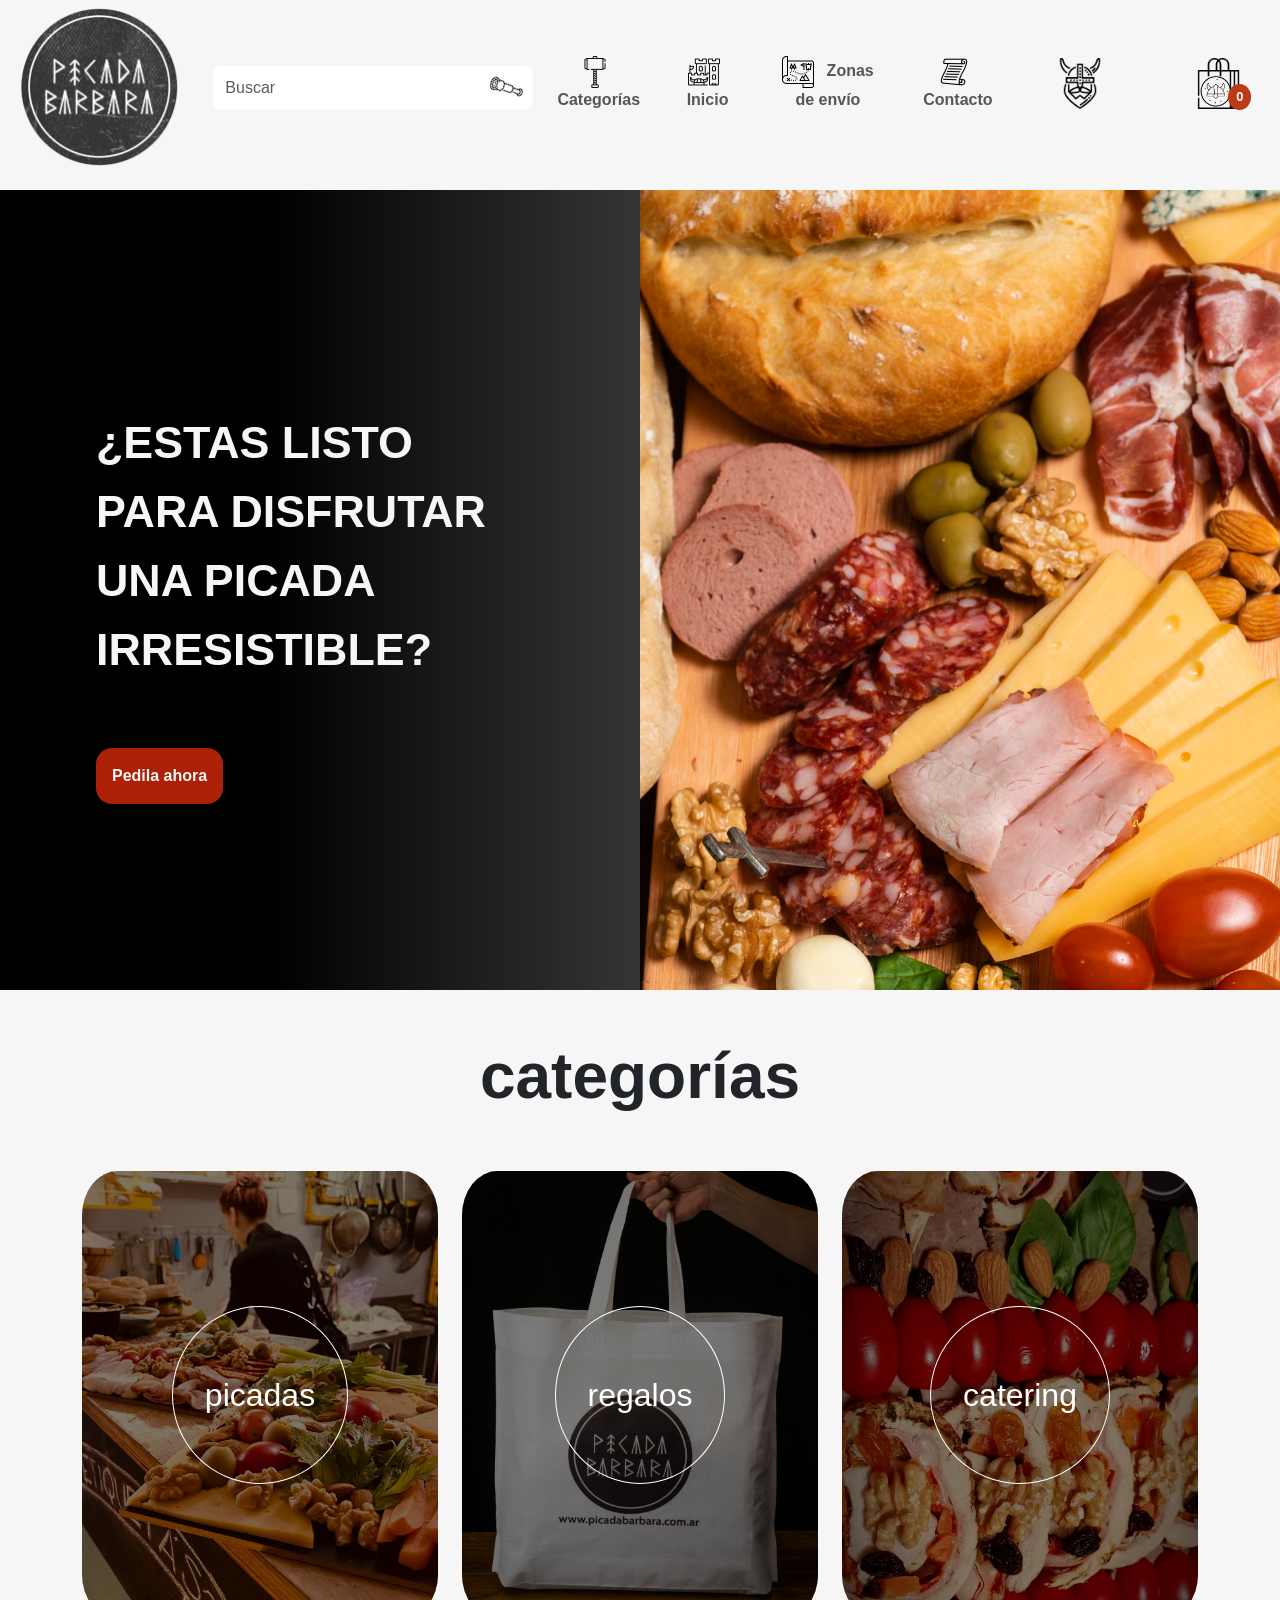
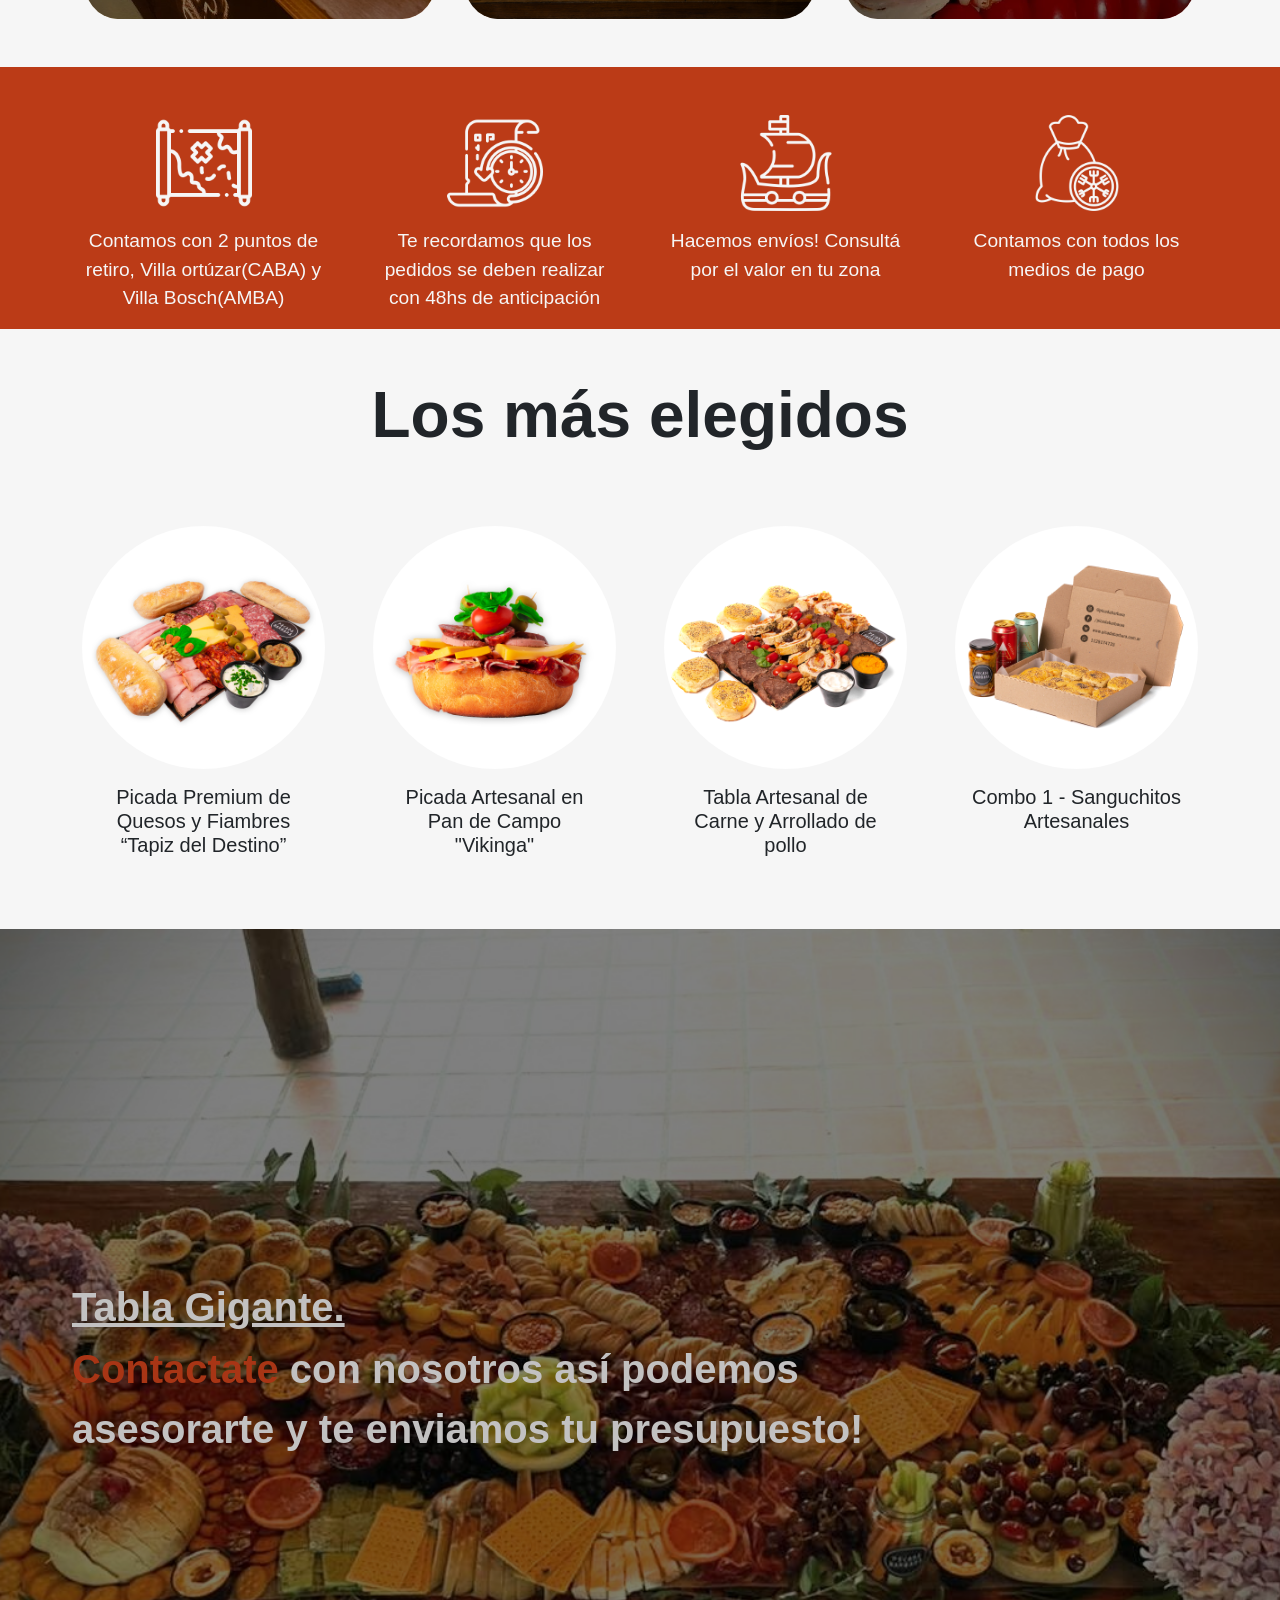
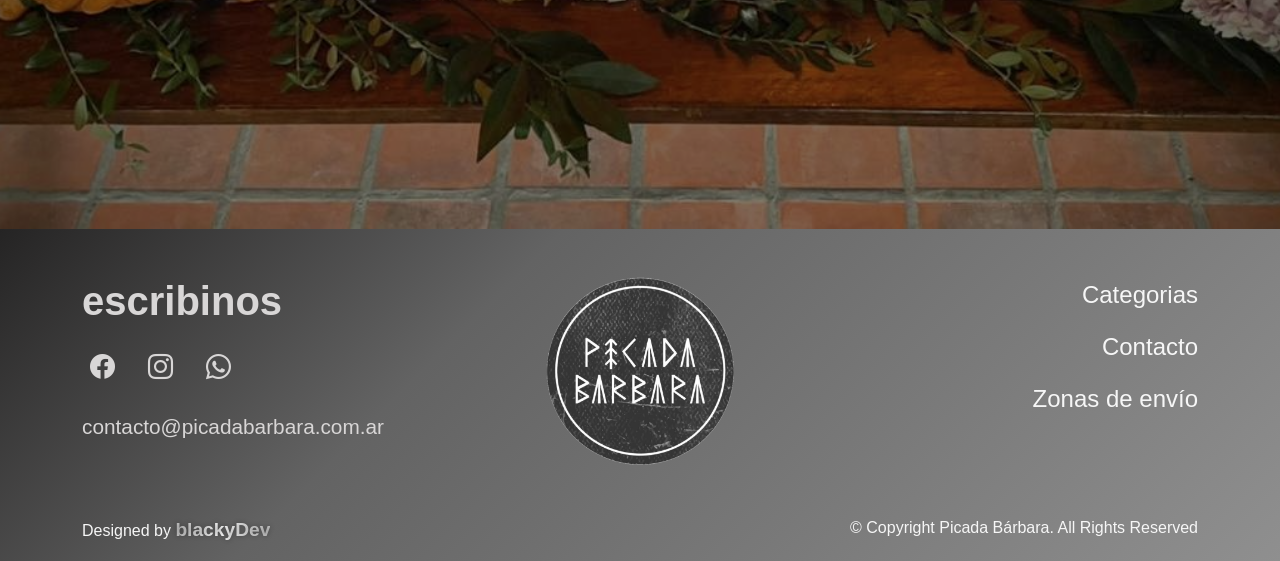
<file: index.html>
<!DOCTYPE html>
<html lang="es">

<head>
  <title>
    Picada Bàrbara -¡Disfruta de las Mejores Picadas en la Ciudad!
  </title>
  <link rel="canonical" href="https://picadabarbara.com.ar" />
  <meta charset="UTF-8" />
  <meta name="viewport" content="width = device-width, initial-scale=1" />
  <link rel="icon" href="/assets/logo/logos y simbolos redes/logo sin fondo130x130.png" type="image/x-icon" />
  <meta name="keywords"
    content="picadas premium, eventos empresariales, regalos, picadas vegetarianas, tabla de quesos, tabla de fiambres, tabla de quesos y fiambres, catering, conservas, tabla de carnes, arrollado de pollo" />
  <meta name="description"
    content="Servicio de motomensajería confiable y rápido. Entregas puerta a puerta en tiempo récord, adaptadas a tus necesidades. ¡Confía en nosotros para tus envíos urgentes!" />
  <meta name="author" content="Nestor Javier Buceta blackyDev" />
  <meta name="copyright" content="Picada Bárbara" />
  <meta name="robots" content="index" />
  <meta name="language" content="español" />
  <link rel="canonical" href="www.picadabarabara.com.ar" />

  <link rel="stylesheet" href="./index.css" />
  <link rel="preconnect" href="https://fonts.googleapis.com" />
  <link rel="preconnect" href="https://fonts.gstatic.com" crossorigin />
  <link
    href="https://fonts.googleapis.com/css2?family=Heebo:wght@100..900&family=Roboto+Condensed:ital,wght@0,100..900;1,100..900&family=Source+Code+Pro:ital,wght@0,200..900;1,200..900&display=swap"
    rel="stylesheet" />

  <link rel="stylesheet" href="https://cdn.jsdelivr.net/npm/bootstrap-icons@1.11.3/font/bootstrap-icons.min.css" />
  <link href="https://cdn.jsdelivr.net/npm/bootstrap@5.3.2/dist/css/bootstrap.min.css" rel="stylesheet"
    integrity="sha384-T3c6CoIi6uLrA9TneNEoa7RxnatzjcDSCmG1MXxSR1GAsXEV/Dwwykc2MPK8M2HN" crossorigin="anonymous" />
</head>

<body>
  <!-- NAV -->

  <div class="container-fluid navbar-contain fixed-top" id="navbar">
    <div class="row">
      <nav class="navbar navbar-expand-md text-center">
        <div class="col-12 col-md-2">
          <a class="navbar-brand" href="index.html">
            <img src="assets/logo/logos y simbolos redes/logo sin fondo.png" alt="logo Picada"
              class="img-fluid nav-logo" title="logo-pb" />
          </a>
        </div>
        <div class="col-12 col-md-3 p-3 p-md-0 me-md-3">
          <form class="form-group d-flex" role="search">
            <input class="form-control me-2" type="search" placeholder="Buscar" aria-label="Search" id="searchInput" />
            <button class="btn btn-search search-input-submit" aria-label="Buscar" type="submit">
              <img src="assets/iconos/catalejo (1).png" class="img-fluid search-icon" alt="search" title="busqueda" />
            </button>
          </form>
          <div class="position-absolute text-center searchSuggestions" id="searchSuggestions">
            <div class="card list-cont-search">
              <ul class="list-group list-group-flush">
                <!-- Aquí se agregarán dinámicamente las sugerencias de búsqueda -->
              </ul>
            </div>
          </div>
        </div>

        <button class="navbar-barco ms-3 mt-3 mb-3 d-md-none" type="button" data-bs-toggle="offcanvas"
          data-bs-target="#navbarSupportedContent" aria-controls="navbarSupportedContent" aria-expanded="false"
          aria-label="Toggle navigation">
          <img src="assets/iconos/barco (1).png" alt="barco" title="barco" class="img-fluid barco-icon d-md-none" />
        </button>
        <div class="offcanvas offcanvas-end" tabindex="-1" id="navbarSupportedContent" aria-labelledby="navbarNav">
          <div class="offcanvas-header">
            <h5 class="offcanvas-title">Menú</h5>
            <button type="button" class="btn-close text-reset" data-bs-dismiss="offcanvas" aria-label="Close"></button>
          </div>
          <div class="offcanvas-body mt-5 mt-md-0">
            <ul class="navbar-nav d-flex justify-content-around mb-md-2">
              <li class="nav-item dropdown mt-5 mt-md-0">
                <a class="nav-link" href="#" role="button" data-bs-toggle="dropdown" aria-expanded="false"
                  id="martilloToggle">
                  <img src="assets/iconos/martillo.png" alt="martillo" class="img-fluid martillo-icon martillo-icon"
                    title="martillo" id="martilloIcon" />
                  Categorías
                </a>
                <ul class="dropdown-menu" id="dropdownMenu">
                  <li>
                    <a class="dropdown-item" href="picadas-y-sanguchitos.html">
                      <img src="assets/iconos/tabla-de-quesos.png" alt="picada" class="picada-icon"
                        title="tabla de quesos" />
                      Picadas y Sanguchitos
                    </a>
                  </li>
                  <li>
                    <a class="dropdown-item" href="conservas.html">
                      <img src="assets/iconos/conserva.png" alt="conserva" title="frasco de conservas"
                        class="img-fluid conserva-icon" />
                      Conservas
                    </a>
                  </li>
                  <li>
                    <hr class="dropdown-divider" />
                  </li>
                  <li>
                    <a class="dropdown-item" href="eventos-regalos.html">
                      <img src="assets/iconos/calendario.png" alt="eventos-y-regalos"
                        title="calendario eventos y regalos" class="img-fluid regalo-icon" />
                      Eventos y Regalos
                    </a>
                  </li>
                  <li>
                    <a class="dropdown-item" href="catering.html">
                      <img src="assets/iconos/abastecimiento.png" alt="catering" title="catering"
                        class="img-fluid catering-icon" />
                      Catering
                    </a>
                  </li>
                </ul>
              </li>
              <li class="nav-item mt-5 mt-md-0">
                <a class="nav-link" aria-current="page" href="index.html">
                  <img src="assets/iconos/castillo.png" alt="castillo" title="Inicio" class="img-fluid castillo-icon" />
                  Inicio
                </a>
              </li>
              <li class="nav-item mt-5 mt-md-0">
                <a class="nav-link" href="zonas-envio.html">
                  <img src="assets/iconos/mapa.png" alt="mapa" title="zonas de envio" class="img-fluid mapa-icon" />
                  Zonas de envío
                </a>
              </li>
              <li class="nav-item mt-5 mt-md-0">
                <a class="nav-link" href="contacto.html"><img src="assets/iconos/mensaje.png" alt="contacto"
                    title="contacto" class="img-fluid contacto-icon" />
                  Contacto
                </a>
              </li>
            </ul>
          </div>
        </div>

        <li class="nav-item dropdown col-md-1 mt-3 mb-3 mb-md-4 d-none d-md-block">
          <a class="nav-link" href="#" role="button" id="userToggle" data-bs-toggle="dropdown" aria-expanded="false">
            <img src="assets/iconos/vikingo (2).png" alt="registro" title="registro"
              class="img-fluid vikingo-register" />
          </a>
          <ul class="dropdown-menu dropdown-menu-end" id="dropdownMenuUser">
            <li>
              <a class="dropdown-item" href="#" data-bs-toggle="modal" data-bs-target="#registroModal">Registrarse</a>
            </li>
            <li>
              <a class="dropdown-item" href="#" data-bs-toggle="modal" data-bs-target="#loginModal">Login</a>
            </li>
          </ul>
        </li>

        <div class="icon-cart-contain col-md-1 me-3 mt-3 mb-3 mb-md-4" data-bs-toggle="modal"
          data-bs-target="#cartModal">
          <span class="cursor-cart-nav">
            <img src="assets/iconos/bolsa-de-la-compra.png" alt="carrito" title="carrito" class="img-fluid cart" />
            <img src="assets/iconos/casco-vikingo (2).png" alt="casco-vikingo" title="carrito casco vikingo"
              class="overlay-icon" />
            <span class="cart-count">0</span>
          </span>
        </div>
      </nav>
    </div>
  </div>

  <!-- Modal  registro-->

  <!-- Modal de Registro Mejorado -->
  <div class="modal fade" id="registroModal" tabindex="-1" aria-labelledby="registroModalLabel" aria-modal="true"
    role="dialog">
    <div class="modal-dialog modal-dialog-centered" role="document">
      <div class="modal-content rounded-4 shadow">
        <div class="modal-header p-5 pb-4 border-bottom-0">
          <h1 class="fw-bold mb-0 fs-2" id="registroModalLabel">Regístrate</h1>
          <button type="button" class="btn-close" data-bs-dismiss="modal" aria-label="Cerrar"></button>
        </div>

        <div class="modal-body p-5 pt-0">
          <form id="registroForm" class="needs-validation" novalidate>
            <div class="form-floating mb-3">
              <input type="text" class="form-control" id="regName" name="name" placeholder="Nombre completo" required>
              <label for="regName">Nombre completo</label>
              <div class="invalid-feedback">Por favor ingresa tu nombre completo.</div>
            </div>
            <div class="form-floating mb-3">
              <input type="email" class="form-control" id="regEmail" name="email" placeholder="ejemplo@correo.com"
                required>
              <label for="regEmail">Correo electrónico</label>
              <div class="invalid-feedback">Por favor ingresa un correo válido.</div>
            </div>
            <div class="form-floating mb-3">
              <input type="email" class="form-control" id="regEmailConfirm" name="emailConfirm"
                placeholder="Repite tu correo" required>
              <label for="regEmailConfirm">Confirmar correo electrónico</label>
              <div class="invalid-feedback">Los correos no coinciden.</div>
            </div>
            <div class="form-floating mb-3">
              <input type="password" class="form-control" id="regPassword" name="password" placeholder="Contraseña"
                minlength="8" required>
              <label for="regPassword">Contraseña</label>
              <div class="invalid-feedback">La contraseña debe tener al menos 8 caracteres.</div>
            </div>
            <div class="form-floating mb-4">
              <input type="password" class="form-control" id="regPasswordConfirm" name="passwordConfirm"
                placeholder="Repite tu contraseña" required>
              <label for="regPasswordConfirm">Confirmar contraseña</label>
              <div class="invalid-feedback">Las contraseñas no coinciden.</div>
            </div>
            <button type="submit" class="btn btn-primary btn-lg w-100 position-relative" id="regBtn">
              <span id="regBtnText">Registrarse</span>
              <span id="regBtnSpinner"
                class="spinner-border spinner-border-sm position-absolute top-50 start-50 translate-middle d-none"></span>
            </button>
          </form>
        </div>
      </div>
    </div>
  </div>

  <!-- Modal Login -->
  <div class="modal fade" id="loginModal" tabindex="-1" aria-labelledby="loginModalLabel" aria-modal="true"
    role="dialog">
    <div class="modal-dialog modal-dialog-centered" role="document">
      <div class="modal-content rounded-4 shadow">
        <div class="modal-header p-5 pb-4 border-bottom-0">
          <h1 class="fw-bold mb-0 fs-2" id="loginModalLabel">Iniciar Sesión</h1>
          <button type="button" class="btn-close" data-bs-dismiss="modal" aria-label="Cerrar"></button>
        </div>
        <div class="modal-body p-5 pt-0">
          <form id="loginForm" class="needs-validation" novalidate>
            <div class="form-floating mb-3">
              <input type="email" class="form-control rounded-3" id="loginEmail" name="loginEmail"
                placeholder="correo@ejemplo.com" required>
              <label for="loginEmail">Correo Electrónico</label>
              <div class="invalid-feedback">Por favor ingresa un correo válido.</div>
            </div>
            <div class="form-floating mb-4 position-relative">
              <input type="password" class="form-control rounded-3" id="loginPassword" name="loginPassword"
                placeholder="Contraseña" required>
              <label for="loginPassword">Contraseña</label>
              <div class="invalid-feedback">Por favor ingresa tu contraseña.</div>
            </div>
            <button type="submit" class="btn btn-primary btn-lg w-100 position-relative" id="loginBtn">
              <span id="loginBtnText">Entrar</span>
              <span class="spinner-border spinner-border-sm position-absolute top-50 start-50 translate-middle d-none"
                id="loginBtnSpinner"></span>
            </button>
            <hr class="my-4">
            <h2 class="fs-5 fw-bold mb-3 text-center">O ingresa con</h2>
            <button type="button" class="btn btn-outline-secondary w-100 py-2 mb-2 rounded-3">
              <i class="bi bi-twitter me-2"></i>Twitter
            </button>
            <button type="button" class="btn btn-outline-primary w-100 py-2 mb-2 rounded-3">
              <i class="bi bi-facebook me-2"></i>Facebook
            </button>
            <button type="button" class="btn btn-outline-secondary w-100 py-2 mb-2 rounded-3">
              <i class="bi bi-github me-2"></i>GitHub
            </button>
          </form>
        </div>
      </div>
    </div>
  </div>


  <!-- Modal de navBar carrito -->
  <div class="modal fade" id="cartModal" tabindex="-1" aria-labelledby="cartModalLabel" aria-hidden="true">
    <div class="modal-dialog modal-dialog-centered">
      <div class="modal-content">
        <div class="modal-header">
          <h5 class="modal-title" id="cartModalLabel">Carrito de Compras</h5>
          <button type="button" class="btn-close" data-bs-dismiss="modal" aria-label="Close"></button>
        </div>
        <div class="modal-body">
          <div class="cart-cont">
            <div class="row"></div>
          </div>
          <p class="cart-total">Total: $0</p>
        </div>
        <div class="modal-footer">
          <button type="button" class="btn btn-secondary" data-bs-dismiss="modal">
            Cerrar
          </button>
          <button type="button" class="btn btn-primary">Comprar</button>
        </div>
      </div>
    </div>
  </div>

  <!-- MAIN -->

  <!-- HEADER -->
  <div class="container-fluid bg-wrapper bg-wrapper-margin" id="bg-wrapper-no-fixed">
    <div class="container-fluid cont-wrapper">
      <div class="row">
        <div
          class="col-md-6 p-md-5 text-start d-md-flex flex-md-column justify-content-md-center align-items-md-start animate-header-down">
          <h1 class="header-title text-md-start mx-md-5 mt-3 mb-3 mt-md-5">
            ¿ESTAS LISTO <br />
            PARA DISFRUTAR <br />
            UNA PICADA <br />
            IRRESISTIBLE?
          </h1>
          <button class="btn-header mx-md-5 mb-3 mt-md-5">
            <a class="link-wsp" href="https://wa.me/541150529864" target="_blank">
              Pedila ahora
            </a>
          </button>
        </div>
        <div class="col-md-6 header-img-cont animate-header">
          <img src="assets/picadas/fotos redes/DSC04176.jpg" class="header-img" alt="picada para pedir"
            title="picada para pedir" />
        </div>
      </div>
    </div>
  </div>

  <!-- CATEGORIAS -->
  <div class="container mt-5">
    <div class="row">
      <div class="col-md-12">
        <h2 class="text-center title-categories">categorías</h2>
      </div>
      <div class="card-deck mt-5">
        <div class="row">
          <div class="col-12 col-md-4 mb-5">
            <div class="card-categorias">
              <a href="picadas-y-sanguchitos.html" target="_blank">
                <img src="assets/picadas/eventos/categorias-picada.jpg" class="img-fluid cards-categorias-img"
                  alt="picadas" title="picadas" />
                <div class="overlay"></div>
                <div class="card-img-overlay align-content-center">
                  <button class="btn-categorias">picadas</button>
                </div>
              </a>
            </div>
          </div>
          <div class="col-12 col-md-4 mb-5">
            <div class="card-categorias">
              <a href="eventos-regalos.html" class="link-categorias" target="_blank">
                <img src="assets/picadas/eventos/categorias-regalos.jpg" class="img-fluid cards-categorias-img"
                  alt="regalos" title="regalos" />
                <div class="overlay"></div>
                <div class="card-img-overlay align-content-center">
                  <button class="btn-categorias">regalos</button>
                </div>
              </a>
            </div>
          </div>
          <div class="col-12 col-md-4 mb-5">
            <div class="card-categorias">
              <a class="link-categorias" href="catering.html" target="_blank">
                <img src="assets/picadas/eventos/categorias-catering.jpg" class="img-fluid cards-categorias-img"
                  alt="catering" title="catering" />
                <div class="overlay"></div>
                <div class="card-img-overlay align-content-center">
                  <button class="catering-btn">catering</button>
                </div>
              </a>
            </div>
          </div>
        </div>
      </div>
    </div>
  </div>

  <!-- BANNER INFO -->

  <div class="container-fluid icon-wrapper mt-5">
    <div class="container icon-wrapper mt-5 mb-5">
      <div class="row row-cols-1 row-cols-md-4 g-5 text-center">
        <div class="col">
          <img class="icon-Info-img mb-3" src="assets/iconos/mapas.png" alt="puntos-de-entrega"
            title="puntos de entrega" />
          <p class="Icon-text">
            Contamos con 2 puntos de retiro, Villa ortúzar(CABA) y Villa
            Bosch(AMBA)
          </p>
        </div>
        <div class="col">
          <img class="icon-Info-img mb-3" src="assets/iconos/historia.png" alt="pedidos" title="pedidos" />
          <p class="Icon-text">
            Te recordamos que los pedidos se deben realizar con 48hs de
            anticipación
          </p>
        </div>
        <div class="col">
          <img class="icon-Info-img mb-3" src="assets/iconos/barco-vikingo.png" alt="envios" title="envios" />
          <p class="Icon-text">
            Hacemos envíos! Consultá por el valor en tu zona
          </p>
        </div>
        <div class="col">
          <img class="icon-Info-img mb-3" src="assets/iconos/bolsa-de-dinero (1).png" alt="medios de pago"
            title="medios de pago" />
          <p class="Icon-text">Contamos con todos los medios de pago</p>
        </div>
      </div>
    </div>
  </div>

  <!-- CARDS MAS ELEGIDOS -->

  <div class="container-fluid mt-5">
    <div class="container mt-5">
      <div class="row row-cols-1 row-cols-md-4 g-5 text-center">
        <div class="col-md-12 mb-3">
          <h2 class="text-center title-categories">Los más elegidos</h2>
        </div>

        <div class="col">
          <div class="card card-elegidos">
            <a href="#">
              <img src="assets/picadas/para web/tablas/picada 3 sin tapa.jpg"
                class="img-fluid card-img-elegidos rounded-circle" alt="mas-elegido-1" title="mas-elegido-1" />
            </a>
            <div class="card-body">
              <h5 class="card-title">
                Picada Premium de Quesos y Fiambres “Tapiz del Destino”
              </h5>
            </div>
          </div>
        </div>

        <div class="col">
          <div class="card card-elegidos">
            <a href="#">
              <img src="assets/picadas/para web/tablas/pan de campo frente.jpg"
                class="img-fluid card-img-elegidos rounded-circle" alt="mas-elegido-1" title="mas-elegido-1" />
            </a>
            <div class="card-body">
              <h5 class="card-title">
                Picada Artesanal en Pan de Campo "Vikinga"
              </h5>
            </div>
          </div>
        </div>

        <div class="col">
          <div class="card card-elegidos">
            <a href="#">
              <img src="assets/picadas/eventos/tabla carne + arrolla 1.jpg"
                class="img-fluid card-img-elegidos rounded-circle" alt="mas-elegido-1" title="mas-elegido-1" />
            </a>
            <div class="card-body">
              <h5 class="card-title">
                Tabla Artesanal de Carne y Arrollado de pollo
              </h5>
            </div>
          </div>
        </div>

        <div class="col">
          <div class="card card-elegidos">
            <a href="#">
              <img src="assets/picadas/eventos/combo1 - sang + conser1.jpg"
                class="img-fluid card-img-elegidos rounded-circle" alt="mas-elegido-1" title="mas-elegido-1" />
            </a>
            <div class="card-body">
              <h5 class="card-title">Combo 1 - Sanguchitos Artesanales</h5>
            </div>
          </div>
        </div>
      </div>
    </div>
  </div>

  <!-- BANNER PICADA GIGANTE -->

  <div class="container-fluid banner-container mt-5">
    <div class="row">
      <div class="col p-0">
        <div class="banner-content-wrapper d-flex flex-column justify-content-end align-items-start">
          <img src="assets/picada gigante.jpg" class="img-picada-gigante" alt="Picada Gigante" />
          <div class="overlay-wrapper d-flex flex-column justify-content-center align-items-start p-4">
            <div class="ms-md-5">
              <h5 class="banner-title">Tabla Gigante.</h5>
              <p class="banner-text">
                <a class="banner-link-contacto" href="https://wa.me/541150529864" target="_blank">Contactate</a>
                con nosotros así podemos<br />
                asesorarte y te enviamos tu presupuesto!
              </p>
            </div>
          </div>
        </div>
      </div>
    </div>
  </div>

  <!-- FOOTER -->

  <footer class="container-fluid backg-foot">
    <!--Info empresarial-->

    <section>
      <div class="container">
        <div class="row">
          <div class="col-md-4 mt-5 text-center text-md-start">
            <h2 class="foot-title">escribinos</h2>

            <div class="container p-0 mt-4">
              <div class="social-link">
                <a href="https://www.facebook.com/picadabarbaraa" target="_blank" class="footer-links facebook"
                  title="facebook">
                  <i class="bi bi-facebook"></i>
                </a>
                <a href="https://www.instagram.com/picadabarbara" target="_blank" class="footer-links instagram"
                  title="instagram">
                  <i class="bi bi-instagram"></i>
                </a>
                <a href="https://wa.me/541150529864" target="_blank" class="footer-links whatsapp" title="whatsapp">
                  <i class="bi bi-whatsapp"></i>
                </a>
              </div>
            </div>
            <div class="mt-4">
              <a class="foot-mail" title="mail" href="mailto:contacto@picadabarbara.com.ar"
                target="_blank">contacto@picadabarbara.com.ar</a>
            </div>
          </div>

          <div class="col-md-4 text-center mt-5">
            <a class="navbar-brand" href="index.html">
              <img src="assets/logo/logos y simbolos redes/logo sin fondo.png" alt="logo Picada"
                class="img-fluid nav-logo-foot" title="logo-pb" />
            </a>
          </div>

          <div class="col-md-4 mt-5">
            <ul class="d-flex flex-column nav-footer align-items-center align-items-md-end p-0">
              <li class="nav-item-foot">
                <a href="categorias.html" class="nav-link-foot p-0">Categorias</a>
              </li>
              <li class="nav-item-foot mt-3">
                <a href="contacto.html" class="nav-link-foot p-0">Contacto</a>
              </li>
              <li class="nav-item-foot mt-3">
                <a href="zonas-envio.html" class="nav-link-foot p-0">Zonas de envío</a>
              </li>
            </ul>
          </div>
        </div>
      </div>
    </section>

    <!--Legal-->

    <section>
      <div class="container text-center text-md-start">
        <div class="row">
          <div class="d-none d-sm-none d-md-block col-md-6 text-copiright-2 mt-md-5">
            <p>Designed by <span class="blackyDev">blackyDev</span></p>
          </div>

          <div class="col-md-6 col-sm-12 text-copiright-1 mt-3 mt-md-5">
            <p class="text-md-end">
              © Copyright Picada Bárbara. All Rights Reserved
            </p>
          </div>

          <div class="d-sm-block d-md-none col-sm-12 text-copiright-2 mt-3 mt-3">
            <p>Designed by <span class="blackyDev">blackyDev</span></p>
          </div>
        </div>
      </div>
    </section>
  </footer>

  <!-- Toast de bienvenida -->
  <div class="position-fixed bottom-0 end-0 p-3" style="z-index: 11">
    <div id="loginToast" class="toast align-items-center text-bg-success border-0" role="alert" aria-live="assertive"
      aria-atomic="true">
      <div class="d-flex">
        <div class="toast-body">
          Bienvenido, usuario.
        </div>
        <button type="button" class="btn-close btn-close-white me-2 m-auto" data-bs-dismiss="toast"
          aria-label="Cerrar"></button>
      </div>
    </div>
  </div>

  <!-- Toast de registro exitoso -->
  <div class="position-fixed bottom-0 end-0 p-3" style="z-index: 11">
    <div id="registerToast" class="toast align-items-center text-bg-success border-0" role="alert" aria-live="assertive"
      aria-atomic="true">
      <div class="d-flex">
        <div class="toast-body">
          ¡Usuario registrado con éxito!
        </div>
        <button type="button" class="btn-close btn-close-white me-2 m-auto" data-bs-dismiss="toast"
          aria-label="Cerrar"></button>
      </div>
    </div>
  </div>

  <script src="./script.js"></script>
  <script src="https://cdn.jsdelivr.net/npm/bootstrap@5.3.2/dist/js/bootstrap.bundle.min.js"
    integrity="sha384-C6RzsynM9kWDrMNeT87bh95OGNyZPhcTNXj1NW7RuBCsyN/o0jlpcV8Qyq46cDfL"
    crossorigin="anonymous"></script>
</body>

</html>
</file>
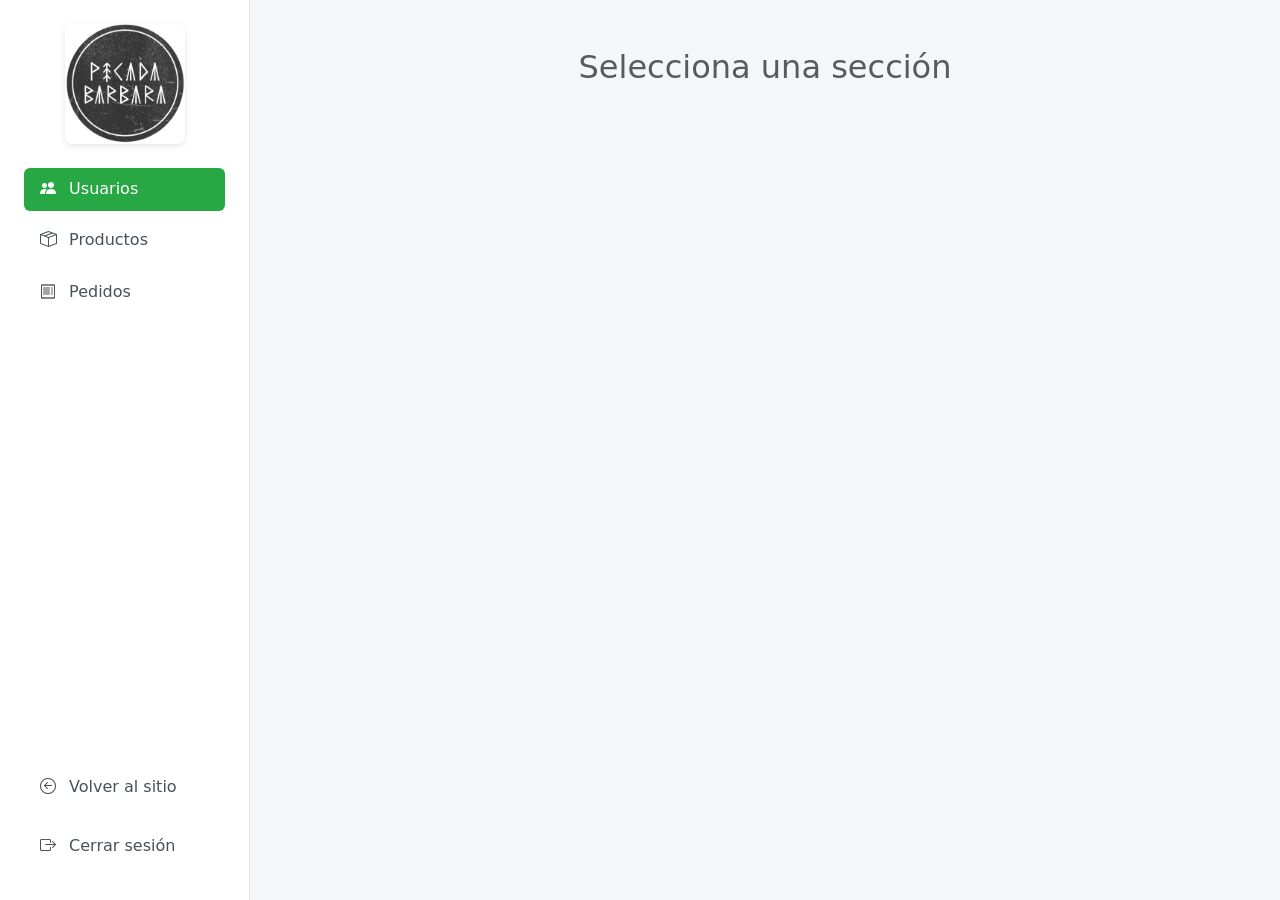
<file: adminPanel.html>
<!DOCTYPE html>
<html lang="es">

<head>
    <meta charset="UTF-8" />
    <meta name="viewport" content="width=device-width, initial-scale=1" />
    <title>Admin Sidebar – Picada Bárbara</title>
    <link href="https://cdn.jsdelivr.net/npm/bootstrap@5.3.2/dist/css/bootstrap.min.css" rel="stylesheet"
        crossorigin="anonymous" />
    <link href="https://cdn.jsdelivr.net/npm/bootstrap-icons@1.11.3/font/bootstrap-icons.min.css" rel="stylesheet" />
    <style>
        body,
        html {
            height: 100%;
            margin: 0;
            background-color: #f5f6fa;
        }

        #sidebar {
            width: 250px;
            background-color: #ffffff;
            border-right: 1px solid #dee2e6;
        }

        #sidebar .nav-link {
            color: #495057;
            margin-bottom: 0.5rem;
            border-radius: 0.375rem;
            padding: 0.6rem 1rem;
            transition: background-color 0.2s, color 0.2s;
        }

        #sidebar .nav-link:hover {
            background-color: #e9f7f2;
            color: #28a745;
        }

        #sidebar .nav-link.active {
            background-color: #28a745;
            color: #ffffff;
        }

        #sidebar .logo-container img {
            max-width: 120px;
            box-shadow: 0 2px 6px rgba(0, 0, 0, 0.1);
            border-radius: 0.5rem;
        }
    </style>
</head>

<body>
    <div class="d-flex h-100">
        <!-- Sidebar -->
        <nav id="sidebar" class="d-flex flex-column justify-content-between p-4">
            <!-- Parte superior: Logo + Navegación -->
            <div>
                <div class="logo-container text-center mb-4">
                    <img src="assets/logo/logos y simbolos redes/logo sin fondo.png" alt="Logo Picada Bárbara"
                        class="img-fluid" />
                </div>
                <ul class="nav flex-column" role="menu">
                    <li class="nav-item" role="none">
                        <a id="btnUsers" href="#" class="nav-link active" role="menuitem" aria-controls="section-users">
                            <i class="bi bi-people-fill me-2"></i> Usuarios
                        </a>
                    </li>
                    <li class="nav-item" role="none">
                        <a id="btnProducts" href="#" class="nav-link" role="menuitem" aria-controls="section-products">
                            <i class="bi bi-box-seam me-2"></i> Productos
                        </a>
                    </li>
                    <li class="nav-item" role="none">
                        <a id="btnOrders" href="#" class="nav-link" role="menuitem" aria-controls="section-orders">
                            <i class="bi bi-receipt me-2"></i> Pedidos
                        </a>
                    </li>
                </ul>
            </div>

            <!-- Parte inferior: Acciones secundarias -->
            <ul class="nav flex-column">
                <li class="nav-item mb-2" role="none">
                    <a href="index.html" class="nav-link text-start" role="menuitem">
                        <i class="bi bi-arrow-left-circle me-2"></i> Volver al sitio
                    </a>
                </li>
                <li class="nav-item" role="none">
                    <a href="#" id="logoutBtnSidebar" class="nav-link text-start" role="menuitem">
                        <i class="bi bi-box-arrow-right me-2"></i> Cerrar sesión
                    </a>
                </li>
            </ul>
        </nav>

        <!-- Toast "Sesión cerrada" -->
        <div class="position-fixed bottom-0 end-0 p-3" style="z-index: 11">
            <div id="logoutToast" class="toast align-items-center text-bg-secondary border-0" role="alert"
                aria-live="assertive" aria-atomic="true">
                <div class="d-flex">
                    <div class="toast-body">
                        Sesión cerrada correctamente.
                    </div>
                    <button type="button" class="btn-close btn-close-white me-2 m-auto"
                        data-bs-dismiss="toast"></button>
                </div>
            </div>
        </div>


        <!-- Main Content Area -->
        <main id="mainContent" class="flex-grow-1 p-5">
            <h2 class="text-center text-muted">Selecciona una sección</h2>
        </main>
    </div>

    <script src="script.js"></script>
    <script src="https://cdn.jsdelivr.net/npm/bootstrap@5.3.2/dist/js/bootstrap.bundle.min.js"
        crossorigin="anonymous"></script>
</body>

</html>
</file>
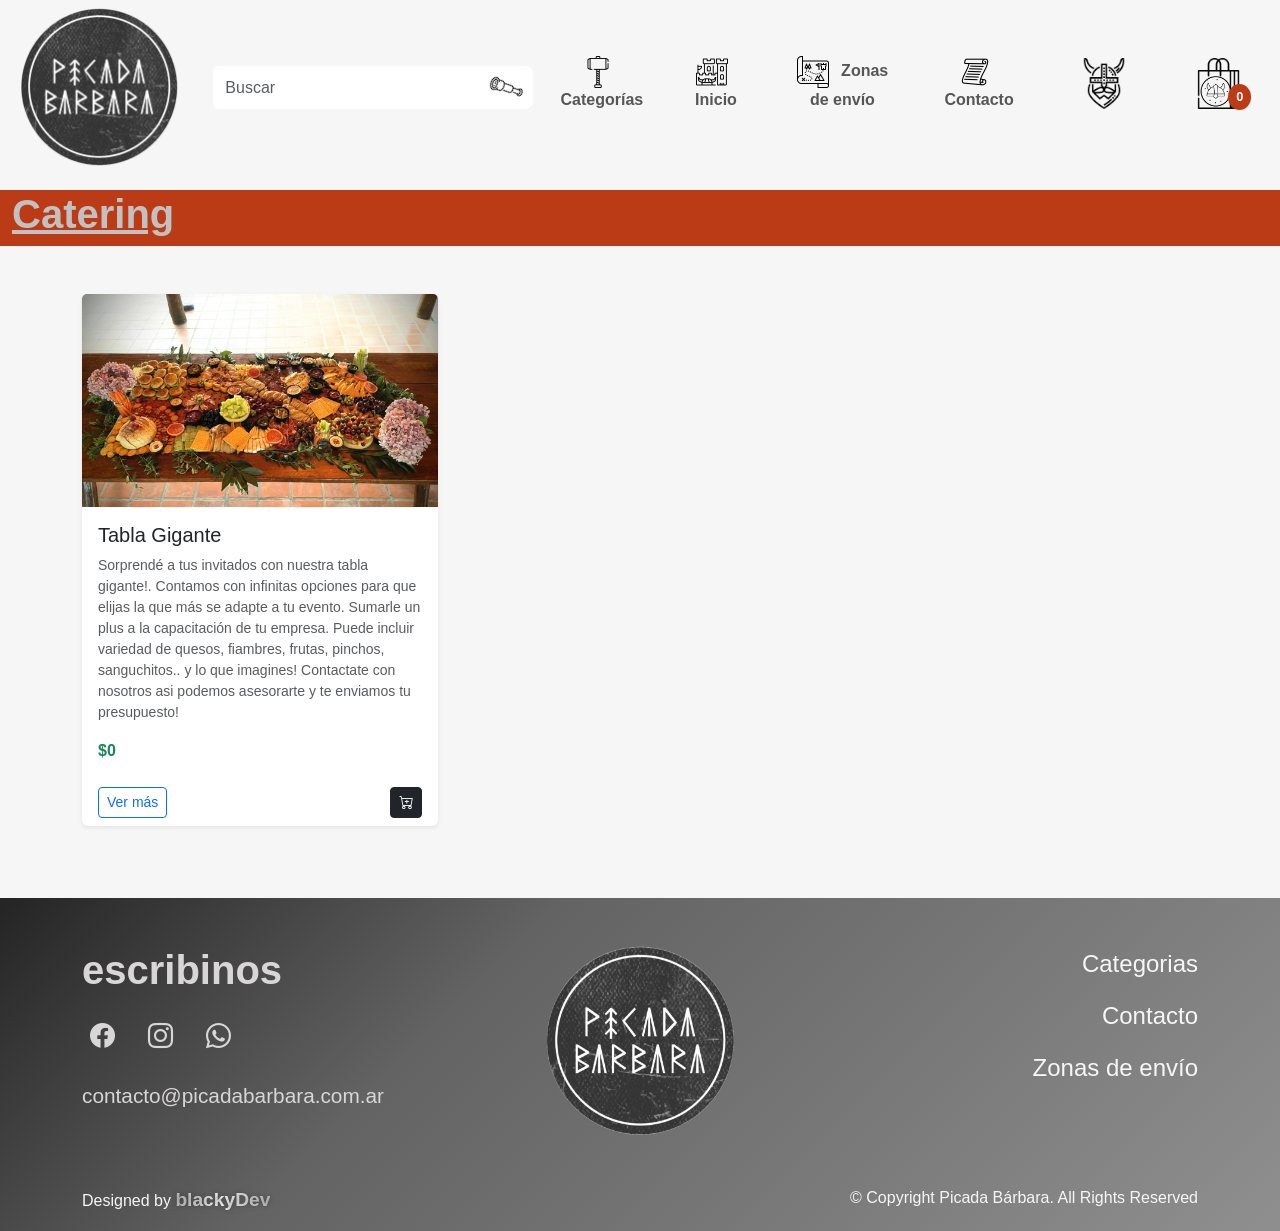
<file: catering.html>
<!DOCTYPE html>
<html lang="es">

<head>
  <title>
    Picada Bàrbara -¡Disfruta de las Mejores Picadas en la Ciudad!
  </title>
  <link rel="canonical" href="https://picadabarbara.com.ar" />
  <meta charset="UTF-8" />
  <meta name="viewport" content="width = device-width, initial-scale=1" />
  <link rel="icon" href="/assets/LOGO/LOGOS Y SIMBOLOS REDES/logo sin fondo130x130.png" type="image/x-icon" />
  <meta name="keywords"
    content="picadas premium, eventos empresariales, regalos, picadas vegetarianas, tabla de quesos, tabla de fiambres, tabla de quesos y fiambres, catering, conservas, tabla de carnes, arrollado de pollo" />
  <meta name="description"
    content="Servicio de motomensajería confiable y rápido. Entregas puerta a puerta en tiempo récord, adaptadas a tus necesidades. ¡Confía en nosotros para tus envíos urgentes!" />
  <meta name="author" content="Nestor Javier Buceta blackyDev" />
  <meta name="copyright" content="Picada Bárbara" />
  <meta name="robots" content="index" />
  <meta name="language" content="español" />
  <link rel="canonical" href="www.picadabarabara.com.ar" />

  <link rel="stylesheet" href="./index.css" />
  <link rel="preconnect" href="https://fonts.googleapis.com" />
  <link rel="preconnect" href="https://fonts.gstatic.com" crossorigin />
  <link
    href="https://fonts.googleapis.com/css2?family=Heebo:wght@100..900&family=Roboto+Condensed:ital,wght@0,100..900;1,100..900&family=Source+Code+Pro:ital,wght@0,200..900;1,200..900&display=swap"
    rel="stylesheet" />

  <link rel="stylesheet" href="https://cdn.jsdelivr.net/npm/bootstrap-icons@1.11.3/font/bootstrap-icons.min.css" />
  <link href="https://cdn.jsdelivr.net/npm/bootstrap@5.3.2/dist/css/bootstrap.min.css" rel="stylesheet"
    integrity="sha384-T3c6CoIi6uLrA9TneNEoa7RxnatzjcDSCmG1MXxSR1GAsXEV/Dwwykc2MPK8M2HN" crossorigin="anonymous" />
</head>

<body>
  <!-- NAV -->

  <div class="container-fluid navbar-contain fixed-top" id="navbar">
    <div class="row">
      <nav class="navbar navbar-expand-md text-center">
        <div class="col-12 col-md-2">
          <a class="navbar-brand" href="index.html">
            <img src="assets/logo/logos y simbolos redes/logo sin fondo.png" alt="logo Picada"
              class="img-fluid nav-logo" title="logo-pb" />
          </a>
        </div>
        <div class="col-12 col-md-3 p-3 p-md-0 me-md-3">
          <form class="form-group d-flex" role="search">
            <input class="form-control me-2" type="search" placeholder="Buscar" aria-label="Search" id="searchInput" />
            <button class="btn btn-search search-input-submit" aria-label="Buscar" type="submit">
              <img src="assets/iconos/catalejo (1).png" class="img-fluid search-icon" alt="search" title="busqueda" />
            </button>
          </form>
          <div class="position-absolute text-center searchSuggestions" id="searchSuggestions">
            <div class="card list-cont-search">
              <ul class="list-group list-group-flush">
                <!-- Aquí se agregarán dinámicamente las sugerencias de búsqueda -->
              </ul>
            </div>
          </div>
        </div>

        <button class="navbar-barco ms-3 mt-3 mb-3 d-md-none" type="button" data-bs-toggle="offcanvas"
          data-bs-target="#navbarSupportedContent" aria-controls="navbarSupportedContent" aria-expanded="false"
          aria-label="Toggle navigation">
          <img src="assets/iconos/barco (1).png" alt="barco" title="barco" class="img-fluid barco-icon d-md-none" />
        </button>
        <div class="offcanvas offcanvas-end" tabindex="-1" id="navbarSupportedContent" aria-labelledby="navbarNav">
          <div class="offcanvas-header">
            <h5 class="offcanvas-title">Menú</h5>
            <button type="button" class="btn-close text-reset" data-bs-dismiss="offcanvas" aria-label="Close"></button>
          </div>
          <div class="offcanvas-body mt-5 mt-md-0">
            <ul class="navbar-nav d-flex justify-content-around mb-md-2">
              <li class="nav-item dropdown mt-5 mt-md-0">
                <a class="nav-link" href="#" role="button" data-bs-toggle="dropdown" aria-expanded="false"
                  id="martilloToggle">
                  <img src="assets/iconos/martillo.png" alt="martillo" class="img-fluid martillo-icon martillo-icon"
                    title="martillo" id="martilloIcon" />
                  Categorías
                </a>
                <ul class="dropdown-menu" id="dropdownMenu">
                  <li>
                    <a class="dropdown-item" href="picadas-y-sanguchitos.html">
                      <img src="assets/iconos/tabla-de-quesos.png" alt="picada" class="picada-icon"
                        title="tabla de quesos" />
                      Picadas y Sanguchitos
                    </a>
                  </li>
                  <li>
                    <a class="dropdown-item" href="conservas.html">
                      <img src="assets/iconos/conserva.png" alt="conserva" title="frasco de conservas"
                        class="img-fluid conserva-icon" />
                      Conservas
                    </a>
                  </li>
                  <li>
                    <hr class="dropdown-divider" />
                  </li>
                  <li>
                    <a class="dropdown-item" href="eventos-regalos.html">
                      <img src="assets/iconos/calendario.png" alt="eventos-y-regalos"
                        title="calendario eventos y regalos" class="img-fluid regalo-icon" />
                      Eventos y Regalos
                    </a>
                  </li>
                  <li>
                    <a class="dropdown-item" href="catering.html">
                      <img src="assets/iconos/abastecimiento.png" alt="catering" title="catering"
                        class="img-fluid catering-icon" />
                      Catering
                    </a>
                  </li>
                </ul>
              </li>
              <li class="nav-item mt-5 mt-md-0">
                <a class="nav-link" aria-current="page" href="index.html">
                  <img src="assets/iconos/castillo.png" alt="castillo" title="Inicio" class="img-fluid castillo-icon" />
                  Inicio
                </a>
              </li>
              <li class="nav-item mt-5 mt-md-0">
                <a class="nav-link" href="zonas-envio.html">
                  <img src="assets/iconos/mapa.png" alt="mapa" title="zonas de envio" class="img-fluid mapa-icon" />
                  Zonas de envío
                </a>
              </li>
              <li class="nav-item mt-5 mt-md-0">
                <a class="nav-link" href="contacto.html"><img src="assets/iconos/mensaje.png" alt="contacto"
                    title="contacto" class="img-fluid contacto-icon" />
                  Contacto
                </a>
              </li>
            </ul>
          </div>
        </div>

        <div class="col-md-1 mt-3 mb-3 mb-md-4" data-bs-toggle="modal" data-bs-target="#registroModal">
          <span class="cursor-cart-nav">
            <img src="assets/iconos/vikingo (2).png" alt="registro" title="registro"
              class="img-fluid vikingo-register" />
          </span>
        </div>

        <div class="icon-cart-contain col-md-1 me-3 mt-3 mb-3 mb-md-4" data-bs-toggle="modal"
          data-bs-target="#cartModal">
          <span class="cursor-cart-nav">
            <img src="assets/iconos/bolsa-de-la-compra.png" alt="carrito" title="carrito" class="img-fluid cart" />
            <img src="assets/iconos/casco-vikingo (2).png" alt="casco-vikingo" title="carrito casco vikingo"
              class="overlay-icon" />
            <span class="cart-count">0</span>
          </span>
        </div>
      </nav>
    </div>
  </div>

  <!-- Modal  registro-->

  <div class="modal modal-sheet" tabindex="-1" role="dialog" id="registroModal" aria-labelledby="registroModalLabel">
    <div class="modal-dialog modal-dialog-centered" role="document">
      <div class="modal-content rounded-4 shadow">
        <div class="modal-header p-5 pb-4 border-bottom-0">
          <h1 class="fw-bold mb-0 fs-2">Registrate</h1>
          <button type="button" class="btn-close" data-bs-dismiss="modal" aria-label="Close"></button>
        </div>

        <div class="modal-body p-5 pt-0">
          <form class="">
            <div class="form-floating mb-3">
              <input type="email" class="form-control rounded-3" id="floatingInput" placeholder="name@example.com" />
              <label for="floatingInput">Email</label>
            </div>
            <div class="form-floating mb-3">
              <input type="password" class="form-control rounded-3" id="floatingPassword" placeholder="Password" />
              <label for="floatingPassword">Contraseña</label>
            </div>
            <button class="w-100 mb-2 btn btn-lg rounded-3 btn-primary" type="submit">
              Registrarse
            </button>
            <hr class="my-4" />
            <h2 class="fs-5 fw-bold mb-3 text-center">
              O usa una de estas tres formas
            </h2>
            <button class="w-100 py-2 mb-2 btn btn-outline-secondary rounded-3" type="submit">
              <svg class="bi me-1" width="16" height="16">
                <use xlink:href="#twitter"></use>
              </svg>
              Registrarse con Gmail
            </button>
            <button class="w-100 py-2 mb-2 btn btn-outline-primary rounded-3" type="submit">
              <svg class="bi me-1" width="16" height="16">
                <use xlink:href="#facebook"></use>
              </svg>
              registrarse con Facebook
            </button>
            <button class="w-100 py-2 mb-2 btn btn-outline-secondary rounded-3" type="submit">
              <svg class="bi me-1" width="16" height="16">
                <use xlink:href="#github"></use>
              </svg>
              Registrarse con Instagram
            </button>
          </form>
        </div>
      </div>
    </div>
  </div>

  <!-- Modal de navBar carrito -->
  <div class="modal fade" id="cartModal" tabindex="-1" aria-labelledby="cartModalLabel" aria-hidden="true">
    <div class="modal-dialog modal-dialog-centered">
      <div class="modal-content">
        <div class="modal-header">
          <h5 class="modal-title" id="cartModalLabel">Carrito de Compras</h5>
          <button type="button" class="btn-close" data-bs-dismiss="modal" aria-label="Close"></button>
        </div>
        <div class="modal-body">
          <div class="cart-cont">
            <div class="row"></div>
          </div>
          <p class="cart-total">Total: $0</p>
        </div>
        <div class="modal-footer">
          <button type="button" class="btn btn-secondary" data-bs-dismiss="modal">
            Cerrar
          </button>
          <button type="button" class="btn btn-primary">Comprar</button>
        </div>
      </div>
    </div>
  </div>

  <!-- Banner presentacion -->

  <div class="container-fluid banner-presentacion-cont">
    <div class="row">
      <div class="col">
        <div class="cont-title-banner-presentacion">
          <h2 class="banner-title">Catering</h2>
        </div>
      </div>
    </div>
  </div>
  <!-- Productos -->

  <div class="container prod-cont">
    <div class="row mt-5 mb-5" data-category="D"></div>

    <!-- Modal detalle de prod -->

    <div class="modal fade" id="productModal" tabindex="-1" aria-labelledby="productModalLabel" aria-hidden="true">
      <div class="modal-dialog modal-lg">
        <div class="modal-content">
          <div class="modal-header">
            <h5 class="modal-title" id="productModalLabel">
              Detalles del Producto
            </h5>
            <button type="button" class="btn-close" data-bs-dismiss="modal" aria-label="Close"></button>
          </div>
          <div class="modal-body">
            <div class="card mb-3">
              <div class="row g-0">
                <div class="col-md-6">
                  <div id="productCarousel" class="carousel slide" data-bs-ride="carousel">
                    <div class="carousel-indicators">
                      <button type="button" data-bs-target="#productCarousel" data-bs-slide-to="0" class="active"
                        aria-current="true" aria-label="Slide 1"></button>
                      <button type="button" data-bs-target="#productCarousel" data-bs-slide-to="1"
                        aria-label="Slide 2"></button>
                    </div>
                    <div class="carousel-inner">
                      <!-- Las imágenes se cargarán aquí dinámicamente -->
                    </div>
                    <button class="carousel-control-prev" type="button" data-bs-target="#productCarousel"
                      data-bs-slide="prev">
                      <span class="carousel-control-prev-icon" aria-hidden="true"></span>
                      <span class="visually-hidden">Anterior</span>
                    </button>
                    <button class="carousel-control-next" type="button" data-bs-target="#productCarousel"
                      data-bs-slide="next">
                      <span class="carousel-control-next-icon" aria-hidden="true"></span>
                      <span class="visually-hidden">Siguiente</span>
                    </button>
                  </div>
                </div>
                <div class="col-md-6">
                  <div class="card-body">
                    <h5 id="productName" class="card-title"></h5>
                    <p id="productIngredients" class="card-text"></p>
                    <p id="productPrice" class="card-text"></p>
                    <div class="input-group mb-3">
                      <button class="btn btn-outline-secondary" type="button" id="decrementQuantity">
                        -
                      </button>
                      <input type="text" id="quantity" class="form-control text-center" value="1" />
                      <button class="btn btn-outline-secondary" type="button" id="incrementQuantity">
                        +
                      </button>
                    </div>
                    <button type="button" class="btn btn-primary" onclick="addToCart()">
                      Agregar al carrito
                    </button>
                    <button type="button" class="btn btn-success">
                      Comprar
                    </button>
                  </div>
                </div>
              </div>
            </div>
          </div>
          <div class="modal-footer">
            <button type="button" class="btn btn-secondary" data-bs-dismiss="modal">
              Cerrar
            </button>
          </div>
        </div>
      </div>
    </div>
  </div>

  <!-- Modal de confirmación de agregar al carrito -->

  <div class="modal fade" id="addToCartModal" tabindex="-1" aria-labelledby="addToCartModalLabel" aria-hidden="true">
    <div class="modal-dialog modal-dialog-centered">
      <div class="modal-content">
        <div class="modal-header justify-content-center">
          <h5 class="modal-title" id="addToCartModalLabel">
            Producto agregado al carrito
          </h5>
        </div>
        <div class="modal-body">
          <div class="card">
            <div class="row">
              <div class="col-2">
                <img src="assets/iconos/compras custom.png" alt="compra-exitosa"
                  class="img-fluid niña-compra-exitosa" />
              </div>
              <div class="col-10">
                <p>¡El producto ha sido agregado correctamente al carrito!</p>
              </div>
            </div>
          </div>
        </div>
      </div>
    </div>
  </div>

  <!-- FOOTER -->

  <footer class="container-fluid backg-foot">
    <!--Info empresarial-->

    <section>
      <div class="container">
        <div class="row">
          <div class="col-md-4 mt-5 text-center text-md-start">
            <h2 class="foot-title">escribinos</h2>

            <div class="container p-0 mt-4">
              <div class="social-link">
                <a href="https://www.facebook.com/picadabarbaraa" target="_blank" class="footer-links facebook"
                  title="facebook">
                  <i class="bi bi-facebook"></i>
                </a>
                <a href="https://www.instagram.com/picadabarbara" target="_blank" class="footer-links instagram"
                  title="instagram">
                  <i class="bi bi-instagram"></i>
                </a>
                <a href="https://wa.me/541150529864" target="_blank" class="footer-links whatsapp" title="whatsapp">
                  <i class="bi bi-whatsapp"></i>
                </a>
              </div>
            </div>
            <div class="mt-4">
              <a class="foot-mail" title="mail" href="mailto:contacto@picadabarbara.com.ar"
                target="_blank">contacto@picadabarbara.com.ar</a>
            </div>
          </div>

          <div class="col-md-4 text-center mt-5">
            <a class="navbar-brand" href="index.html">
              <img src="assets/logo/logos y simbolos redes/logo sin fondo.png" alt="logo Picada"
                class="img-fluid nav-logo-foot" title="logo-pb" />
            </a>
          </div>

          <div class="col-md-4 mt-5">
            <ul class="d-flex flex-column nav-footer align-items-center align-items-md-end p-0">
              <li class="nav-item-foot">
                <a href="categorias.html" class="nav-link-foot p-0">Categorias</a>
              </li>
              <li class="nav-item-foot mt-3">
                <a href="contacto.html" class="nav-link-foot p-0">Contacto</a>
              </li>
              <li class="nav-item-foot mt-3">
                <a href="zonas-envio.html" class="nav-link-foot p-0">Zonas de envío</a>
              </li>
            </ul>
          </div>
        </div>
      </div>
    </section>

    <!--Legal-->

    <section>
      <div class="container text-center text-md-start">
        <div class="row">
          <div class="d-none d-sm-none d-md-block col-md-6 text-copiright-2 mt-md-5">
            <p>Designed by <span class="blackyDev">blackyDev</span></p>
          </div>

          <div class="col-md-6 col-sm-12 text-copiright-1 mt-3 mt-md-5">
            <p class="text-md-end">
              © Copyright Picada Bárbara. All Rights Reserved
            </p>
          </div>

          <div class="d-sm-block d-md-none col-sm-12 text-copiright-2 mt-3 mt-3">
            <p>Designed by <span class="blackyDev">blackyDev</span></p>
          </div>
        </div>
      </div>
    </section>
  </footer>

  <script src="./script.js"></script>

  <script src="https://cdn.jsdelivr.net/npm/bootstrap@5.3.2/dist/js/bootstrap.bundle.min.js"
    integrity="sha384-C6RzsynM9kWDrMNeT87bh95OGNyZPhcTNXj1NW7RuBCsyN/o0jlpcV8Qyq46cDfL"
    crossorigin="anonymous"></script>
</body>

</html>
</file>
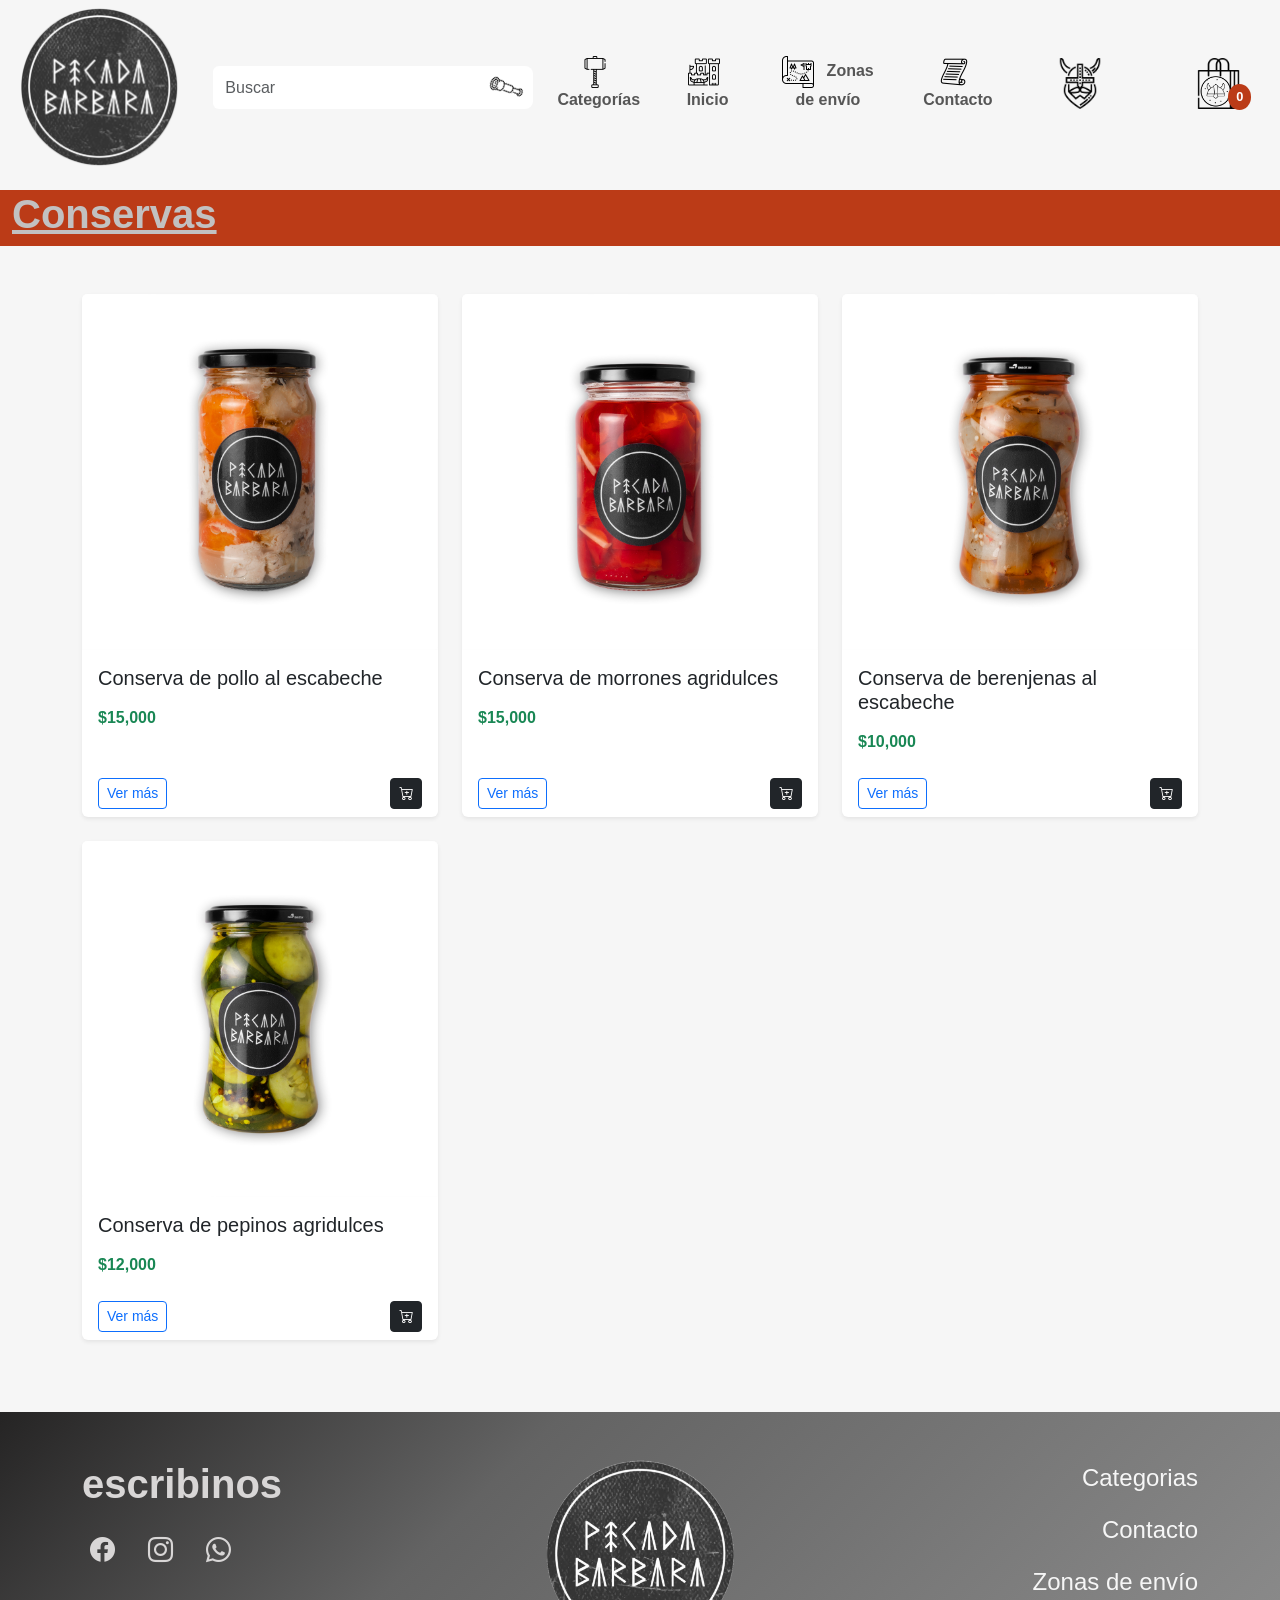
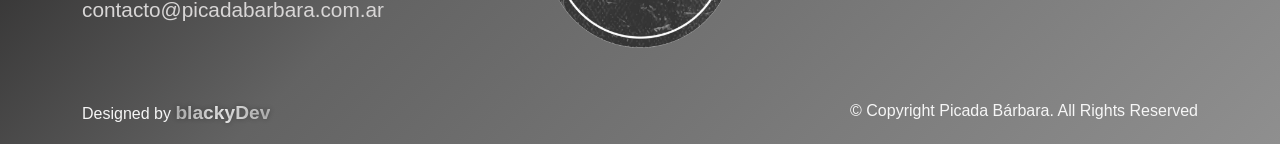
<file: conservas.html>
<!DOCTYPE html>
<html lang="es">

<head>
  <title>
    Picada Bàrbara -¡Disfruta de las Mejores Picadas en la Ciudad!
  </title>
  <link rel="canonical" href="https://picadabarbara.com.ar" />
  <meta charset="UTF-8" />
  <meta name="viewport" content="width = device-width, initial-scale=1" />
  <link rel="icon" href="/assets/LOGO/LOGOS Y SIMBOLOS REDES/logo sin fondo130x130.png" type="image/x-icon" />
  <meta name="keywords"
    content="picadas premium, eventos empresariales, regalos, picadas vegetarianas, tabla de quesos, tabla de fiambres, tabla de quesos y fiambres, catering, conservas, tabla de carnes, arrollado de pollo" />
  <meta name="description"
    content="Servicio de motomensajería confiable y rápido. Entregas puerta a puerta en tiempo récord, adaptadas a tus necesidades. ¡Confía en nosotros para tus envíos urgentes!" />
  <meta name="author" content="Nestor Javier Buceta blackyDev" />
  <meta name="copyright" content="Picada Bárbara" />
  <meta name="robots" content="index" />
  <meta name="language" content="español" />
  <link rel="canonical" href="www.picadabarabara.com.ar" />

  <link rel="stylesheet" href="./index.css" />
  <link rel="preconnect" href="https://fonts.googleapis.com" />
  <link rel="preconnect" href="https://fonts.gstatic.com" crossorigin />
  <link
    href="https://fonts.googleapis.com/css2?family=Heebo:wght@100..900&family=Roboto+Condensed:ital,wght@0,100..900;1,100..900&family=Source+Code+Pro:ital,wght@0,200..900;1,200..900&display=swap"
    rel="stylesheet" />

  <link rel="stylesheet" href="https://cdn.jsdelivr.net/npm/bootstrap-icons@1.11.3/font/bootstrap-icons.min.css" />
  <link href="https://cdn.jsdelivr.net/npm/bootstrap@5.3.2/dist/css/bootstrap.min.css" rel="stylesheet"
    integrity="sha384-T3c6CoIi6uLrA9TneNEoa7RxnatzjcDSCmG1MXxSR1GAsXEV/Dwwykc2MPK8M2HN" crossorigin="anonymous" />
</head>

<body>
  <!-- NAV -->

  <div class="container-fluid navbar-contain fixed-top" id="navbar">
    <div class="row">
      <nav class="navbar navbar-expand-md text-center">
        <div class="col-12 col-md-2">
          <a class="navbar-brand" href="index.html">
            <img src="assets/logo/logos y simbolos redes/logo sin fondo.png" alt="logo Picada"
              class="img-fluid nav-logo" title="logo-pb" />
          </a>
        </div>
        <div class="col-12 col-md-3 p-3 p-md-0 me-md-3">
          <form class="form-group d-flex" role="search">
            <input class="form-control me-2" type="search" placeholder="Buscar" aria-label="Search" id="searchInput" />
            <button class="btn btn-search search-input-submit" aria-label="Buscar" type="submit">
              <img src="assets/iconos/catalejo (1).png" class="img-fluid search-icon" alt="search" title="busqueda" />
            </button>
          </form>
          <div class="position-absolute text-center searchSuggestions" id="searchSuggestions">
            <div class="card list-cont-search">
              <ul class="list-group list-group-flush">
                <!-- Aquí se agregarán dinámicamente las sugerencias de búsqueda -->
              </ul>
            </div>
          </div>
        </div>

        <button class="navbar-barco ms-3 mt-3 mb-3 d-md-none" type="button" data-bs-toggle="offcanvas"
          data-bs-target="#navbarSupportedContent" aria-controls="navbarSupportedContent" aria-expanded="false"
          aria-label="Toggle navigation">
          <img src="assets/iconos/barco (1).png" alt="barco" title="barco" class="img-fluid barco-icon d-md-none" />
        </button>
        <div class="offcanvas offcanvas-end" tabindex="-1" id="navbarSupportedContent" aria-labelledby="navbarNav">
          <div class="offcanvas-header">
            <h5 class="offcanvas-title">Menú</h5>
            <button type="button" class="btn-close text-reset" data-bs-dismiss="offcanvas" aria-label="Close"></button>
          </div>
          <div class="offcanvas-body mt-5 mt-md-0">
            <ul class="navbar-nav d-flex justify-content-around mb-md-2">
              <li class="nav-item dropdown mt-5 mt-md-0">
                <a class="nav-link" href="#" role="button" data-bs-toggle="dropdown" aria-expanded="false"
                  id="martilloToggle">
                  <img src="assets/iconos/martillo.png" alt="martillo" class="img-fluid martillo-icon martillo-icon"
                    title="martillo" id="martilloIcon" />
                  Categorías
                </a>
                <ul class="dropdown-menu" id="dropdownMenu">
                  <li>
                    <a class="dropdown-item" href="picadas-y-sanguchitos.html">
                      <img src="assets/iconos/tabla-de-quesos.png" alt="picada" class="picada-icon"
                        title="tabla de quesos" />
                      Picadas y Sanguchitos
                    </a>
                  </li>
                  <li>
                    <a class="dropdown-item" href="conservas.html">
                      <img src="assets/iconos/conserva.png" alt="conserva" title="frasco de conservas"
                        class="img-fluid conserva-icon" />
                      Conservas
                    </a>
                  </li>
                  <li>
                    <hr class="dropdown-divider" />
                  </li>
                  <li>
                    <a class="dropdown-item" href="eventos-regalos.html">
                      <img src="assets/iconos/calendario.png" alt="eventos-y-regalos"
                        title="calendario eventos y regalos" class="img-fluid regalo-icon" />
                      Eventos y Regalos
                    </a>
                  </li>
                  <li>
                    <a class="dropdown-item" href="catering.html">
                      <img src="assets/iconos/abastecimiento.png" alt="catering" title="catering"
                        class="img-fluid catering-icon" />
                      Catering
                    </a>
                  </li>
                </ul>
              </li>
              <li class="nav-item mt-5 mt-md-0">
                <a class="nav-link" aria-current="page" href="index.html">
                  <img src="assets/iconos/castillo.png" alt="castillo" title="Inicio" class="img-fluid castillo-icon" />
                  Inicio
                </a>
              </li>
              <li class="nav-item mt-5 mt-md-0">
                <a class="nav-link" href="zonas-envio.html">
                  <img src="assets/iconos/mapa.png" alt="mapa" title="zonas de envio" class="img-fluid mapa-icon" />
                  Zonas de envío
                </a>
              </li>
              <li class="nav-item mt-5 mt-md-0">
                <a class="nav-link" href="contacto.html"><img src="assets/iconos/mensaje.png" alt="contacto"
                    title="contacto" class="img-fluid contacto-icon" />
                  Contacto
                </a>
              </li>
            </ul>
          </div>
        </div>

        <li class="nav-item dropdown col-md-1 mt-3 mb-3 mb-md-4 d-none d-md-block">
          <a class="nav-link" href="#" role="button" id="userToggle" data-bs-toggle="dropdown" aria-expanded="false">
            <img src="assets/iconos/vikingo (2).png" alt="registro" title="registro"
              class="img-fluid vikingo-register" />
          </a>
          <ul class="dropdown-menu dropdown-menu-end" id="dropdownMenuUser">
            <li>
              <a class="dropdown-item" href="#" data-bs-toggle="modal" data-bs-target="#registroModal">Registrarse</a>
            </li>
            <li>
              <a class="dropdown-item" href="#" data-bs-toggle="modal" data-bs-target="#loginModal">Login</a>
            </li>
          </ul>
        </li>

        <div class="icon-cart-contain col-md-1 me-3 mt-3 mb-3 mb-md-4" data-bs-toggle="modal"
          data-bs-target="#cartModal">
          <span class="cursor-cart-nav">
            <img src="assets/iconos/bolsa-de-la-compra.png" alt="carrito" title="carrito" class="img-fluid cart" />
            <img src="assets/iconos/casco-vikingo (2).png" alt="casco-vikingo" title="carrito casco vikingo"
              class="overlay-icon" />
            <span class="cart-count">0</span>
          </span>
        </div>
      </nav>
    </div>
  </div>

  <!-- Modal de Registro Mejorado -->
  <div class="modal fade" id="registroModal" tabindex="-1" aria-labelledby="registroModalLabel" aria-modal="true"
    role="dialog">
    <div class="modal-dialog modal-dialog-centered" role="document">
      <div class="modal-content rounded-4 shadow">
        <div class="modal-header p-5 pb-4 border-bottom-0">
          <h1 class="fw-bold mb-0 fs-2" id="registroModalLabel">Regístrate</h1>
          <button type="button" class="btn-close" data-bs-dismiss="modal" aria-label="Cerrar"></button>
        </div>

        <div class="modal-body p-5 pt-0">
          <form id="registroForm" class="needs-validation" novalidate>
            <div class="form-floating mb-3">
              <input type="text" class="form-control" id="regName" name="name" placeholder="Nombre completo" required>
              <label for="regName">Nombre completo</label>
              <div class="invalid-feedback">Por favor ingresa tu nombre completo.</div>
            </div>
            <div class="form-floating mb-3">
              <input type="email" class="form-control" id="regEmail" name="email" placeholder="ejemplo@correo.com"
                required>
              <label for="regEmail">Correo electrónico</label>
              <div class="invalid-feedback">Por favor ingresa un correo válido.</div>
            </div>
            <div class="form-floating mb-3">
              <input type="email" class="form-control" id="regEmailConfirm" name="emailConfirm"
                placeholder="Repite tu correo" required>
              <label for="regEmailConfirm">Confirmar correo electrónico</label>
              <div class="invalid-feedback">Los correos no coinciden.</div>
            </div>
            <div class="form-floating mb-3">
              <input type="password" class="form-control" id="regPassword" name="password" placeholder="Contraseña"
                minlength="8" required>
              <label for="regPassword">Contraseña</label>
              <div class="invalid-feedback">La contraseña debe tener al menos 8 caracteres.</div>
            </div>
            <div class="form-floating mb-4">
              <input type="password" class="form-control" id="regPasswordConfirm" name="passwordConfirm"
                placeholder="Repite tu contraseña" required>
              <label for="regPasswordConfirm">Confirmar contraseña</label>
              <div class="invalid-feedback">Las contraseñas no coinciden.</div>
            </div>
            <button type="submit" class="btn btn-primary btn-lg w-100 position-relative" id="regBtn">
              <span id="regBtnText">Registrarse</span>
              <span id="regBtnSpinner"
                class="spinner-border spinner-border-sm position-absolute top-50 start-50 translate-middle d-none"></span>
            </button>
          </form>
        </div>
      </div>
    </div>
  </div>

  <!-- Modal Login -->
  <div class="modal fade" id="loginModal" tabindex="-1" aria-labelledby="loginModalLabel" aria-modal="true"
    role="dialog">
    <div class="modal-dialog modal-dialog-centered" role="document">
      <div class="modal-content rounded-4 shadow">
        <div class="modal-header p-5 pb-4 border-bottom-0">
          <h1 class="fw-bold mb-0 fs-2" id="loginModalLabel">Iniciar Sesión</h1>
          <button type="button" class="btn-close" data-bs-dismiss="modal" aria-label="Cerrar"></button>
        </div>
        <div class="modal-body p-5 pt-0">
          <form id="loginForm" class="needs-validation" novalidate>
            <div class="form-floating mb-3">
              <input type="email" class="form-control rounded-3" id="loginEmail" name="loginEmail"
                placeholder="correo@ejemplo.com" required>
              <label for="loginEmail">Correo Electrónico</label>
              <div class="invalid-feedback">Por favor ingresa un correo válido.</div>
            </div>
            <div class="form-floating mb-4 position-relative">
              <input type="password" class="form-control rounded-3" id="loginPassword" name="loginPassword"
                placeholder="Contraseña" required>
              <label for="loginPassword">Contraseña</label>
              <div class="invalid-feedback">Por favor ingresa tu contraseña.</div>
            </div>
            <button type="submit" class="btn btn-primary btn-lg w-100 position-relative" id="loginBtn">
              <span id="loginBtnText">Entrar</span>
              <span class="spinner-border spinner-border-sm position-absolute top-50 start-50 translate-middle d-none"
                id="loginBtnSpinner"></span>
            </button>
            <hr class="my-4">
            <h2 class="fs-5 fw-bold mb-3 text-center">O ingresa con</h2>
            <button type="button" class="btn btn-outline-secondary w-100 py-2 mb-2 rounded-3">
              <i class="bi bi-twitter me-2"></i>Twitter
            </button>
            <button type="button" class="btn btn-outline-primary w-100 py-2 mb-2 rounded-3">
              <i class="bi bi-facebook me-2"></i>Facebook
            </button>
            <button type="button" class="btn btn-outline-secondary w-100 py-2 mb-2 rounded-3">
              <i class="bi bi-github me-2"></i>GitHub
            </button>
          </form>
        </div>
      </div>
    </div>
  </div>

  <!-- Modal de navBar carrito -->
  <div class="modal fade" id="cartModal" tabindex="-1" aria-labelledby="cartModalLabel" aria-hidden="true">
    <div class="modal-dialog modal-dialog-centered">
      <div class="modal-content">
        <div class="modal-header">
          <h5 class="modal-title" id="cartModalLabel">Carrito de Compras</h5>
          <button type="button" class="btn-close" data-bs-dismiss="modal" aria-label="Close"></button>
        </div>
        <div class="modal-body">
          <div class="cart-cont">
            <div class="row"></div>
          </div>
          <p class="cart-total">Total: $0</p>
        </div>
        <div class="modal-footer">
          <button type="button" class="btn btn-secondary" data-bs-dismiss="modal">
            Cerrar
          </button>
          <button type="button" class="btn btn-primary">Comprar</button>
        </div>
      </div>
    </div>
  </div>

  <!-- Banner presentacion -->

  <div class="container-fluid banner-presentacion-cont">
    <div class="row">
      <div class="col">
        <div class="cont-title-banner-presentacion">
          <h2 class="banner-title">Conservas</h2>
        </div>
      </div>
    </div>
  </div>

  <!-- Productos -->

  <div class="container prod-cont">
    <div class="row mt-5 mb-5" data-category="B"></div>

    <!-- Modal detalle de prod -->

    <div class="modal fade" id="productModal" tabindex="-1" aria-labelledby="productModalLabel" aria-hidden="true">
      <div class="modal-dialog modal-lg">
        <div class="modal-content">
          <div class="modal-header">
            <h5 class="modal-title" id="productModalLabel">
              Detalles del Producto
            </h5>
            <button type="button" class="btn-close" data-bs-dismiss="modal" aria-label="Close"></button>
          </div>
          <div class="modal-body">
            <div class="card mb-3">
              <div class="row g-0">
                <div class="col-md-6">
                  <div id="productCarousel" class="carousel slide" data-bs-ride="carousel">
                    <div class="carousel-indicators">
                      <button type="button" data-bs-target="#productCarousel" data-bs-slide-to="0" class="active"
                        aria-current="true" aria-label="Slide 1"></button>
                      <button type="button" data-bs-target="#productCarousel" data-bs-slide-to="1"
                        aria-label="Slide 2"></button>
                    </div>
                    <div class="carousel-inner">
                      <!-- Las imágenes se cargarán aquí dinámicamente -->
                    </div>
                    <button class="carousel-control-prev" type="button" data-bs-target="#productCarousel"
                      data-bs-slide="prev">
                      <span class="carousel-control-prev-icon" aria-hidden="true"></span>
                      <span class="visually-hidden">Anterior</span>
                    </button>
                    <button class="carousel-control-next" type="button" data-bs-target="#productCarousel"
                      data-bs-slide="next">
                      <span class="carousel-control-next-icon" aria-hidden="true"></span>
                      <span class="visually-hidden">Siguiente</span>
                    </button>
                  </div>
                </div>
                <div class="col-md-6">
                  <div class="card-body">
                    <h5 id="productName" class="card-title"></h5>
                    <p id="productIngredients" class="card-text"></p>
                    <p id="productPrice" class="card-text"></p>
                    <div class="input-group mb-3">
                      <button class="btn btn-outline-secondary" type="button" id="decrementQuantity">
                        -
                      </button>
                      <input type="text" id="quantity" class="form-control text-center" value="1" />
                      <button class="btn btn-outline-secondary" type="button" id="incrementQuantity">
                        +
                      </button>
                    </div>
                    <button type="button" class="btn btn-primary" onclick="addToCart()">
                      Agregar al carrito
                    </button>
                    <button type="button" class="btn btn-success">
                      Comprar
                    </button>
                  </div>
                </div>
              </div>
            </div>
          </div>
          <div class="modal-footer">
            <button type="button" class="btn btn-secondary" data-bs-dismiss="modal">
              Cerrar
            </button>
          </div>
        </div>
      </div>
    </div>
  </div>

  <!-- Modal de confirmación de agregar al carrito -->

  <div class="modal fade" id="addToCartModal" tabindex="-1" aria-labelledby="addToCartModalLabel" aria-hidden="true">
    <div class="modal-dialog modal-dialog-centered">
      <div class="modal-content">
        <div class="modal-header justify-content-center">
          <h5 class="modal-title" id="addToCartModalLabel">
            Producto agregado al carrito
          </h5>
        </div>
        <div class="modal-body">
          <div class="card">
            <div class="row">
              <div class="col-2">
                <img src="assets/iconos/compras custom.png" alt="compra-exitosa"
                  class="img-fluid niña-compra-exitosa" />
              </div>
              <div class="col-10">
                <p>¡El producto ha sido agregado correctamente al carrito!</p>
              </div>
            </div>
          </div>
        </div>
      </div>
    </div>
  </div>

  <!-- FOOTER -->

  <footer class="container-fluid backg-foot">
    <!--Info empresarial-->

    <section>
      <div class="container">
        <div class="row">
          <div class="col-md-4 mt-5 text-center text-md-start">
            <h2 class="foot-title">escribinos</h2>

            <div class="container p-0 mt-4">
              <div class="social-link">
                <a href="https://www.facebook.com/picadabarbaraa" target="_blank" class="footer-links facebook"
                  title="facebook">
                  <i class="bi bi-facebook"></i>
                </a>
                <a href="https://www.instagram.com/picadabarbara" target="_blank" class="footer-links instagram"
                  title="instagram">
                  <i class="bi bi-instagram"></i>
                </a>
                <a href="https://wa.me/541150529864" target="_blank" class="footer-links whatsapp" title="whatsapp">
                  <i class="bi bi-whatsapp"></i>
                </a>
              </div>
            </div>
            <div class="mt-4">
              <a class="foot-mail" title="mail" href="mailto:contacto@picadabarbara.com.ar"
                target="_blank">contacto@picadabarbara.com.ar</a>
            </div>
          </div>

          <div class="col-md-4 text-center mt-5">
            <a class="navbar-brand" href="index.html">
              <img src="assets/logo/logos y simbolos redes/logo sin fondo.png" alt="logo Picada"
                class="img-fluid nav-logo-foot" title="logo-pb" />
            </a>
          </div>

          <div class="col-md-4 mt-5">
            <ul class="d-flex flex-column nav-footer align-items-center align-items-md-end p-0">
              <li class="nav-item-foot">
                <a href="categorias.html" class="nav-link-foot p-0">Categorias</a>
              </li>
              <li class="nav-item-foot mt-3">
                <a href="contacto.html" class="nav-link-foot p-0">Contacto</a>
              </li>
              <li class="nav-item-foot mt-3">
                <a href="zonas-envio.html" class="nav-link-foot p-0">Zonas de envío</a>
              </li>
            </ul>
          </div>
        </div>
      </div>
    </section>

    <!--Legal-->

    <section>
      <div class="container text-center text-md-start">
        <div class="row">
          <div class="d-none d-sm-none d-md-block col-md-6 text-copiright-2 mt-md-5">
            <p>Designed by <span class="blackyDev">blackyDev</span></p>
          </div>

          <div class="col-md-6 col-sm-12 text-copiright-1 mt-3 mt-md-5">
            <p class="text-md-end">
              © Copyright Picada Bárbara. All Rights Reserved
            </p>
          </div>

          <div class="d-sm-block d-md-none col-sm-12 text-copiright-2 mt-3 mt-3">
            <p>Designed by <span class="blackyDev">blackyDev</span></p>
          </div>
        </div>
      </div>
    </section>
  </footer>

  <!-- Toast de bienvenida -->
  <div class="position-fixed bottom-0 end-0 p-3" style="z-index: 11">
    <div id="loginToast" class="toast align-items-center text-bg-success border-0" role="alert" aria-live="assertive"
      aria-atomic="true">
      <div class="d-flex">
        <div class="toast-body">
          Bienvenido, usuario.
        </div>
        <button type="button" class="btn-close btn-close-white me-2 m-auto" data-bs-dismiss="toast"
          aria-label="Cerrar"></button>
      </div>
    </div>
  </div>

  <!-- Toast de registro exitoso -->
  <div class="position-fixed bottom-0 end-0 p-3" style="z-index: 11">
    <div id="registerToast" class="toast align-items-center text-bg-success border-0" role="alert" aria-live="assertive"
      aria-atomic="true">
      <div class="d-flex">
        <div class="toast-body">
          ¡Usuario registrado con éxito!
        </div>
        <button type="button" class="btn-close btn-close-white me-2 m-auto" data-bs-dismiss="toast"
          aria-label="Cerrar"></button>
      </div>
    </div>
  </div>

  <script src="./script.js"></script>

  <script src="https://cdn.jsdelivr.net/npm/bootstrap@5.3.2/dist/js/bootstrap.bundle.min.js"
    integrity="sha384-C6RzsynM9kWDrMNeT87bh95OGNyZPhcTNXj1NW7RuBCsyN/o0jlpcV8Qyq46cDfL"
    crossorigin="anonymous"></script>
</body>

</html>
</file>
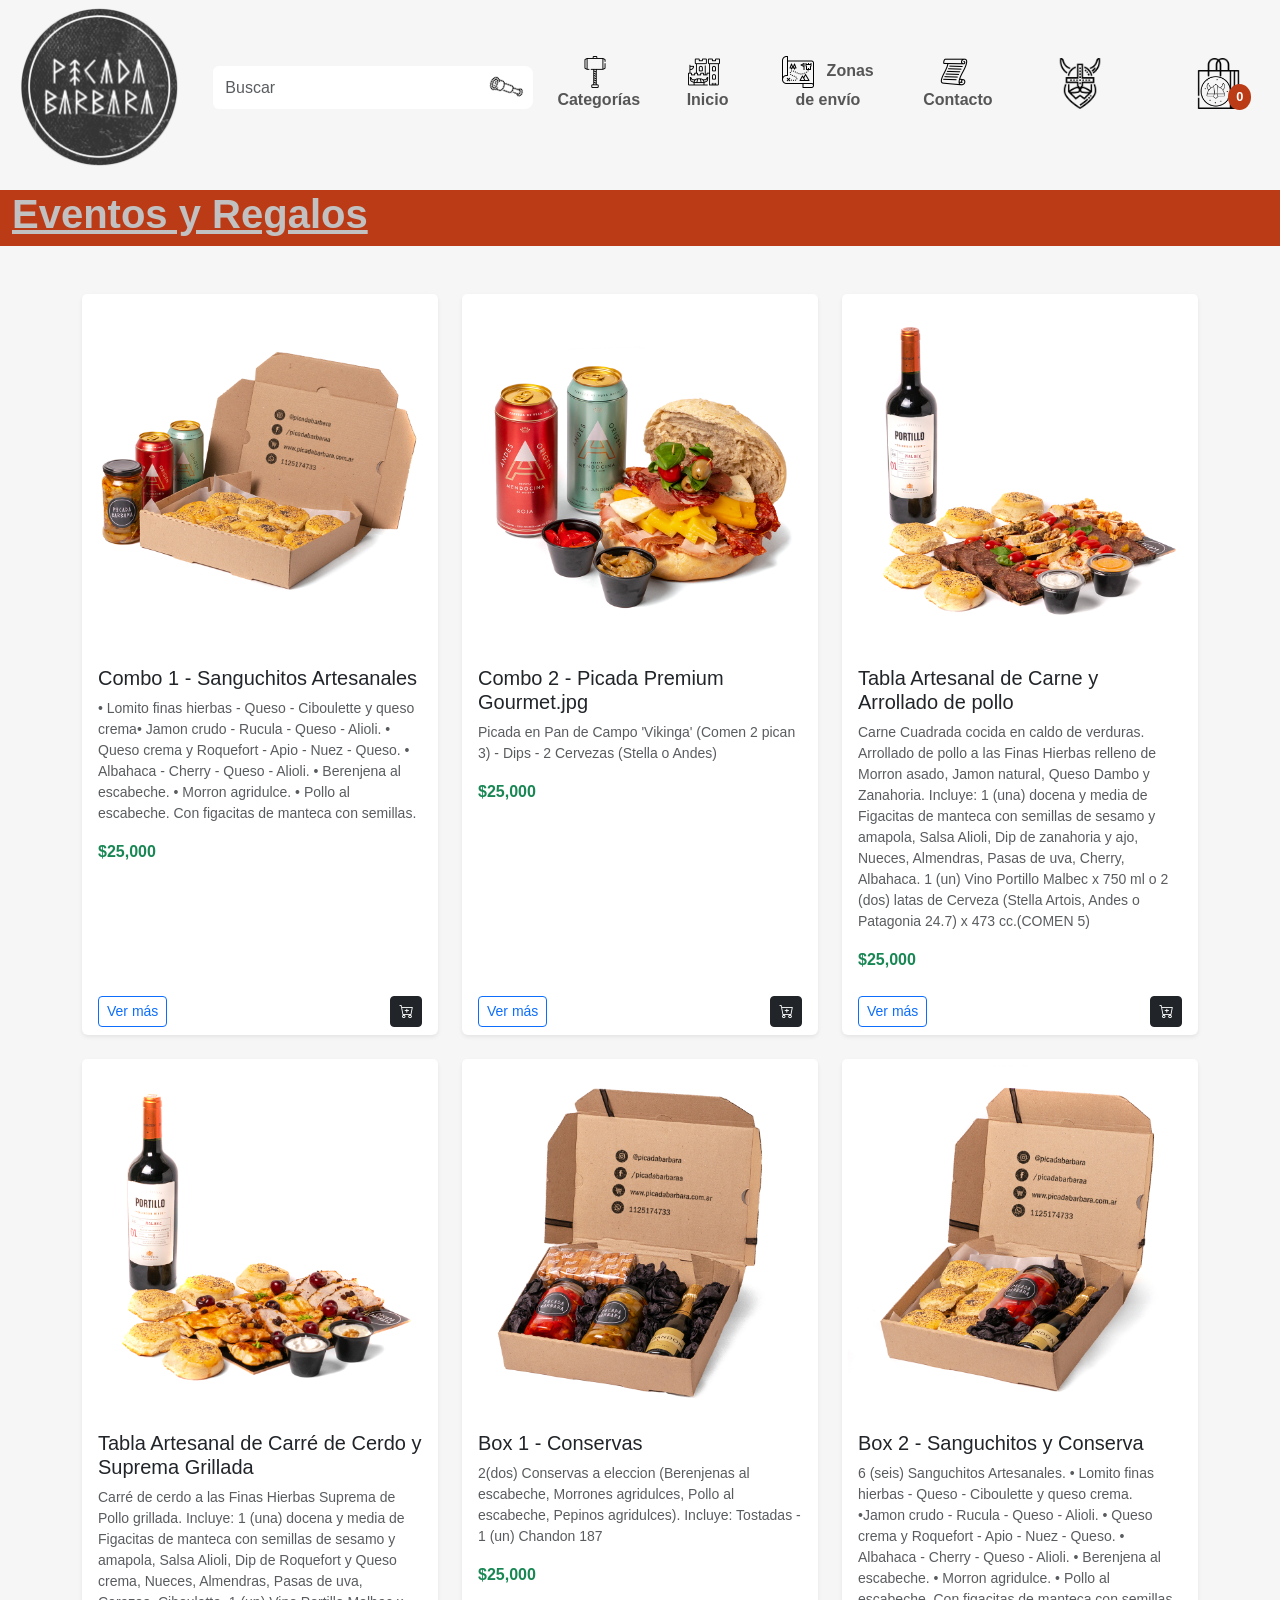
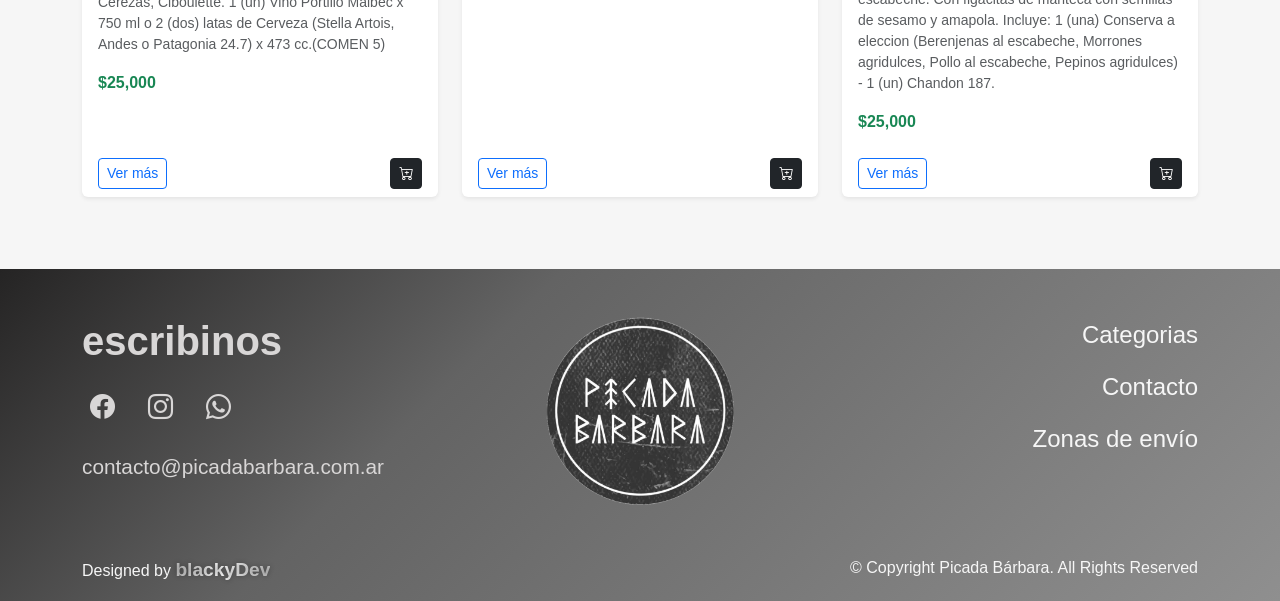
<file: eventos-regalos.html>
<!DOCTYPE html>
<html lang="es">

<head>
  <title>
    Picada Bàrbara -¡Disfruta de las Mejores Picadas en la Ciudad!
  </title>
  <link rel="canonical" href="https://picadabarbara.com.ar" />
  <meta charset="UTF-8" />
  <meta name="viewport" content="width = device-width, initial-scale=1" />
  <link rel="icon" href="/assets/LOGO/LOGOS Y SIMBOLOS REDES/logo sin fondo130x130.png" type="image/x-icon" />
  <meta name="keywords"
    content="picadas premium, eventos empresariales, regalos, picadas vegetarianas, tabla de quesos, tabla de fiambres, tabla de quesos y fiambres, catering, conservas, tabla de carnes, arrollado de pollo" />
  <meta name="description"
    content="Servicio de motomensajería confiable y rápido. Entregas puerta a puerta en tiempo récord, adaptadas a tus necesidades. ¡Confía en nosotros para tus envíos urgentes!" />
  <meta name="author" content="Nestor Javier Buceta blackyDev" />
  <meta name="copyright" content="Picada Bárbara" />
  <meta name="robots" content="index" />
  <meta name="language" content="español" />
  <link rel="canonical" href="www.picadabarabara.com.ar" />

  <link rel="stylesheet" href="./index.css" />
  <link rel="preconnect" href="https://fonts.googleapis.com" />
  <link rel="preconnect" href="https://fonts.gstatic.com" crossorigin />
  <link
    href="https://fonts.googleapis.com/css2?family=Heebo:wght@100..900&family=Roboto+Condensed:ital,wght@0,100..900;1,100..900&family=Source+Code+Pro:ital,wght@0,200..900;1,200..900&display=swap"
    rel="stylesheet" />

  <link rel="stylesheet" href="https://cdn.jsdelivr.net/npm/bootstrap-icons@1.11.3/font/bootstrap-icons.min.css" />
  <link href="https://cdn.jsdelivr.net/npm/bootstrap@5.3.2/dist/css/bootstrap.min.css" rel="stylesheet"
    integrity="sha384-T3c6CoIi6uLrA9TneNEoa7RxnatzjcDSCmG1MXxSR1GAsXEV/Dwwykc2MPK8M2HN" crossorigin="anonymous" />
</head>

<body>
  <!-- NAV -->

  <div class="container-fluid navbar-contain fixed-top" id="navbar">
    <div class="row">
      <nav class="navbar navbar-expand-md text-center">
        <div class="col-12 col-md-2">
          <a class="navbar-brand" href="index.html">
            <img src="assets/logo/logos y simbolos redes/logo sin fondo.png" alt="logo Picada"
              class="img-fluid nav-logo" title="logo-pb" />
          </a>
        </div>
        <div class="col-12 col-md-3 p-3 p-md-0 me-md-3">
          <form class="form-group d-flex" role="search">
            <input class="form-control me-2" type="search" placeholder="Buscar" aria-label="Search" id="searchInput" />
            <button class="btn btn-search search-input-submit" aria-label="Buscar" type="submit">
              <img src="assets/iconos/catalejo (1).png" class="img-fluid search-icon" alt="search" title="busqueda" />
            </button>
          </form>
          <div class="position-absolute text-center searchSuggestions" id="searchSuggestions">
            <div class="card list-cont-search">
              <ul class="list-group list-group-flush">
                <!-- Aquí se agregarán dinámicamente las sugerencias de búsqueda -->
              </ul>
            </div>
          </div>
        </div>

        <button class="navbar-barco ms-3 mt-3 mb-3 d-md-none" type="button" data-bs-toggle="offcanvas"
          data-bs-target="#navbarSupportedContent" aria-controls="navbarSupportedContent" aria-expanded="false"
          aria-label="Toggle navigation">
          <img src="assets/iconos/barco (1).png" alt="barco" title="barco" class="img-fluid barco-icon d-md-none" />
        </button>
        <div class="offcanvas offcanvas-end" tabindex="-1" id="navbarSupportedContent" aria-labelledby="navbarNav">
          <div class="offcanvas-header">
            <h5 class="offcanvas-title">Menú</h5>
            <button type="button" class="btn-close text-reset" data-bs-dismiss="offcanvas" aria-label="Close"></button>
          </div>
          <div class="offcanvas-body mt-5 mt-md-0">
            <ul class="navbar-nav d-flex justify-content-around mb-md-2">
              <li class="nav-item dropdown mt-5 mt-md-0">
                <a class="nav-link" href="#" role="button" data-bs-toggle="dropdown" aria-expanded="false"
                  id="martilloToggle">
                  <img src="assets/iconos/martillo.png" alt="martillo" class="img-fluid martillo-icon martillo-icon"
                    title="martillo" id="martilloIcon" />
                  Categorías
                </a>
                <ul class="dropdown-menu" id="dropdownMenu">
                  <li>
                    <a class="dropdown-item" href="picadas-y-sanguchitos.html">
                      <img src="assets/iconos/tabla-de-quesos.png" alt="picada" class="picada-icon"
                        title="tabla de quesos" />
                      Picadas y Sanguchitos
                    </a>
                  </li>
                  <li>
                    <a class="dropdown-item" href="conservas.html">
                      <img src="assets/iconos/conserva.png" alt="conserva" title="frasco de conservas"
                        class="img-fluid conserva-icon" />
                      Conservas
                    </a>
                  </li>
                  <li>
                    <hr class="dropdown-divider" />
                  </li>
                  <li>
                    <a class="dropdown-item" href="eventos-regalos.html">
                      <img src="assets/iconos/calendario.png" alt="eventos-y-regalos"
                        title="calendario eventos y regalos" class="img-fluid regalo-icon" />
                      Eventos y Regalos
                    </a>
                  </li>
                  <li>
                    <a class="dropdown-item" href="catering.html">
                      <img src="assets/iconos/abastecimiento.png" alt="catering" title="catering"
                        class="img-fluid catering-icon" />
                      Catering
                    </a>
                  </li>
                </ul>
              </li>
              <li class="nav-item mt-5 mt-md-0">
                <a class="nav-link" aria-current="page" href="index.html">
                  <img src="assets/iconos/castillo.png" alt="castillo" title="Inicio" class="img-fluid castillo-icon" />
                  Inicio
                </a>
              </li>
              <li class="nav-item mt-5 mt-md-0">
                <a class="nav-link" href="zonas-envio.html">
                  <img src="assets/iconos/mapa.png" alt="mapa" title="zonas de envio" class="img-fluid mapa-icon" />
                  Zonas de envío
                </a>
              </li>
              <li class="nav-item mt-5 mt-md-0">
                <a class="nav-link" href="contacto.html"><img src="assets/iconos/mensaje.png" alt="contacto"
                    title="contacto" class="img-fluid contacto-icon" />
                  Contacto
                </a>
              </li>
            </ul>
          </div>
        </div>

        <li class="nav-item dropdown col-md-1 mt-3 mb-3 mb-md-4 d-none d-md-block">
          <a class="nav-link" href="#" role="button" id="userToggle" data-bs-toggle="dropdown" aria-expanded="false">
            <img src="assets/iconos/vikingo (2).png" alt="registro" title="registro"
              class="img-fluid vikingo-register" />
          </a>
          <ul class="dropdown-menu dropdown-menu-end" id="dropdownMenuUser">
            <li>
              <a class="dropdown-item" href="#" data-bs-toggle="modal" data-bs-target="#registroModal">Registrarse</a>
            </li>
            <li>
              <a class="dropdown-item" href="#" data-bs-toggle="modal" data-bs-target="#loginModal">Login</a>
            </li>
          </ul>
        </li>

        <div class="icon-cart-contain col-md-1 me-3 mt-3 mb-3 mb-md-4" data-bs-toggle="modal"
          data-bs-target="#cartModal">
          <span class="cursor-cart-nav">
            <img src="assets/iconos/bolsa-de-la-compra.png" alt="carrito" title="carrito" class="img-fluid cart" />
            <img src="assets/iconos/casco-vikingo (2).png" alt="casco-vikingo" title="carrito casco vikingo"
              class="overlay-icon" />
            <span class="cart-count">0</span>
          </span>
        </div>
      </nav>
    </div>
  </div>

  <!-- Modal de Registro Mejorado -->
  <div class="modal fade" id="registroModal" tabindex="-1" aria-labelledby="registroModalLabel" aria-modal="true"
    role="dialog">
    <div class="modal-dialog modal-dialog-centered" role="document">
      <div class="modal-content rounded-4 shadow">
        <div class="modal-header p-5 pb-4 border-bottom-0">
          <h1 class="fw-bold mb-0 fs-2" id="registroModalLabel">Regístrate</h1>
          <button type="button" class="btn-close" data-bs-dismiss="modal" aria-label="Cerrar"></button>
        </div>

        <div class="modal-body p-5 pt-0">
          <form id="registroForm" class="needs-validation" novalidate>
            <div class="form-floating mb-3">
              <input type="text" class="form-control" id="regName" name="name" placeholder="Nombre completo" required>
              <label for="regName">Nombre completo</label>
              <div class="invalid-feedback">Por favor ingresa tu nombre completo.</div>
            </div>
            <div class="form-floating mb-3">
              <input type="email" class="form-control" id="regEmail" name="email" placeholder="ejemplo@correo.com"
                required>
              <label for="regEmail">Correo electrónico</label>
              <div class="invalid-feedback">Por favor ingresa un correo válido.</div>
            </div>
            <div class="form-floating mb-3">
              <input type="email" class="form-control" id="regEmailConfirm" name="emailConfirm"
                placeholder="Repite tu correo" required>
              <label for="regEmailConfirm">Confirmar correo electrónico</label>
              <div class="invalid-feedback">Los correos no coinciden.</div>
            </div>
            <div class="form-floating mb-3">
              <input type="password" class="form-control" id="regPassword" name="password" placeholder="Contraseña"
                minlength="8" required>
              <label for="regPassword">Contraseña</label>
              <div class="invalid-feedback">La contraseña debe tener al menos 8 caracteres.</div>
            </div>
            <div class="form-floating mb-4">
              <input type="password" class="form-control" id="regPasswordConfirm" name="passwordConfirm"
                placeholder="Repite tu contraseña" required>
              <label for="regPasswordConfirm">Confirmar contraseña</label>
              <div class="invalid-feedback">Las contraseñas no coinciden.</div>
            </div>
            <button type="submit" class="btn btn-primary btn-lg w-100 position-relative" id="regBtn">
              <span id="regBtnText">Registrarse</span>
              <span id="regBtnSpinner"
                class="spinner-border spinner-border-sm position-absolute top-50 start-50 translate-middle d-none"></span>
            </button>
          </form>
        </div>
      </div>
    </div>
  </div>

  <!-- Modal Login -->
  <div class="modal fade" id="loginModal" tabindex="-1" aria-labelledby="loginModalLabel" aria-modal="true"
    role="dialog">
    <div class="modal-dialog modal-dialog-centered" role="document">
      <div class="modal-content rounded-4 shadow">
        <div class="modal-header p-5 pb-4 border-bottom-0">
          <h1 class="fw-bold mb-0 fs-2" id="loginModalLabel">Iniciar Sesión</h1>
          <button type="button" class="btn-close" data-bs-dismiss="modal" aria-label="Cerrar"></button>
        </div>
        <div class="modal-body p-5 pt-0">
          <form id="loginForm" class="needs-validation" novalidate>
            <div class="form-floating mb-3">
              <input type="email" class="form-control rounded-3" id="loginEmail" name="loginEmail"
                placeholder="correo@ejemplo.com" required>
              <label for="loginEmail">Correo Electrónico</label>
              <div class="invalid-feedback">Por favor ingresa un correo válido.</div>
            </div>
            <div class="form-floating mb-4 position-relative">
              <input type="password" class="form-control rounded-3" id="loginPassword" name="loginPassword"
                placeholder="Contraseña" required>
              <label for="loginPassword">Contraseña</label>
              <div class="invalid-feedback">Por favor ingresa tu contraseña.</div>
            </div>
            <button type="submit" class="btn btn-primary btn-lg w-100 position-relative" id="loginBtn">
              <span id="loginBtnText">Entrar</span>
              <span class="spinner-border spinner-border-sm position-absolute top-50 start-50 translate-middle d-none"
                id="loginBtnSpinner"></span>
            </button>
            <hr class="my-4">
            <h2 class="fs-5 fw-bold mb-3 text-center">O ingresa con</h2>
            <button type="button" class="btn btn-outline-secondary w-100 py-2 mb-2 rounded-3">
              <i class="bi bi-twitter me-2"></i>Twitter
            </button>
            <button type="button" class="btn btn-outline-primary w-100 py-2 mb-2 rounded-3">
              <i class="bi bi-facebook me-2"></i>Facebook
            </button>
            <button type="button" class="btn btn-outline-secondary w-100 py-2 mb-2 rounded-3">
              <i class="bi bi-github me-2"></i>GitHub
            </button>
          </form>
        </div>
      </div>
    </div>
  </div>

  <!-- Modal de navBar carrito -->
  <div class="modal fade" id="cartModal" tabindex="-1" aria-labelledby="cartModalLabel" aria-hidden="true">
    <div class="modal-dialog modal-dialog-centered">
      <div class="modal-content">
        <div class="modal-header">
          <h5 class="modal-title" id="cartModalLabel">Carrito de Compras</h5>
          <button type="button" class="btn-close" data-bs-dismiss="modal" aria-label="Close"></button>
        </div>
        <div class="modal-body">
          <div class="cart-cont">
            <div class="row"></div>
          </div>
          <p class="cart-total">Total: $0</p>
        </div>
        <div class="modal-footer">
          <button type="button" class="btn btn-secondary" data-bs-dismiss="modal">
            Cerrar
          </button>
          <button type="button" class="btn btn-primary">Comprar</button>
        </div>
      </div>
    </div>
  </div>

  <!-- Banner presentacion -->

  <div class="container-fluid banner-presentacion-cont">
    <div class="row">
      <div class="col">
        <div class="cont-title-banner-presentacion">
          <h2 class="banner-title">Eventos y Regalos</h2>
        </div>
      </div>
    </div>
  </div>

  <!-- Productos -->

  <div class="container prod-cont">
    <div class="row mt-5 mb-5" data-category="C"></div>

    <!-- Modal detalle de prod -->

    <div class="modal fade" id="productModal" tabindex="-1" aria-labelledby="productModalLabel" aria-hidden="true">
      <div class="modal-dialog modal-lg">
        <div class="modal-content">
          <div class="modal-header">
            <h5 class="modal-title" id="productModalLabel">
              Detalles del Producto
            </h5>
            <button type="button" class="btn-close" data-bs-dismiss="modal" aria-label="Close"></button>
          </div>
          <div class="modal-body">
            <div class="card mb-3">
              <div class="row g-0">
                <div class="col-md-6">
                  <div id="productCarousel" class="carousel slide" data-bs-ride="carousel">
                    <div class="carousel-indicators">
                      <button type="button" data-bs-target="#productCarousel" data-bs-slide-to="0" class="active"
                        aria-current="true" aria-label="Slide 1"></button>
                      <button type="button" data-bs-target="#productCarousel" data-bs-slide-to="1"
                        aria-label="Slide 2"></button>
                    </div>
                    <div class="carousel-inner">
                      <!-- Las imágenes se cargarán aquí dinámicamente -->
                    </div>
                    <button class="carousel-control-prev" type="button" data-bs-target="#productCarousel"
                      data-bs-slide="prev">
                      <span class="carousel-control-prev-icon" aria-hidden="true"></span>
                      <span class="visually-hidden">Anterior</span>
                    </button>
                    <button class="carousel-control-next" type="button" data-bs-target="#productCarousel"
                      data-bs-slide="next">
                      <span class="carousel-control-next-icon" aria-hidden="true"></span>
                      <span class="visually-hidden">Siguiente</span>
                    </button>
                  </div>
                </div>
                <div class="col-md-6">
                  <div class="card-body">
                    <h5 id="productName" class="card-title"></h5>
                    <p id="productIngredients" class="card-text"></p>
                    <p id="productPrice" class="card-text"></p>
                    <div class="input-group mb-3">
                      <button class="btn btn-outline-secondary" type="button" id="decrementQuantity">
                        -
                      </button>
                      <input type="text" id="quantity" class="form-control text-center" value="1" />
                      <button class="btn btn-outline-secondary" type="button" id="incrementQuantity">
                        +
                      </button>
                    </div>
                    <button type="button" class="btn btn-primary" onclick="addToCart()">
                      Agregar al carrito
                    </button>
                    <button type="button" class="btn btn-success">
                      Comprar
                    </button>
                  </div>
                </div>
              </div>
            </div>
          </div>
          <div class="modal-footer">
            <button type="button" class="btn btn-secondary" data-bs-dismiss="modal">
              Cerrar
            </button>
          </div>
        </div>
      </div>
    </div>
  </div>

  <!-- Modal de confirmación de agregar al carrito -->

  <div class="modal fade" id="addToCartModal" tabindex="-1" aria-labelledby="addToCartModalLabel" aria-hidden="true">
    <div class="modal-dialog modal-dialog-centered">
      <div class="modal-content">
        <div class="modal-header justify-content-center">
          <h5 class="modal-title" id="addToCartModalLabel">
            Producto agregado al carrito
          </h5>
        </div>
        <div class="modal-body">
          <div class="card">
            <div class="row">
              <div class="col-2">
                <img src="assets/iconos/compras custom.png" alt="compra-exitosa"
                  class="img-fluid niña-compra-exitosa" />
              </div>
              <div class="col-10">
                <p>¡El producto ha sido agregado correctamente al carrito!</p>
              </div>
            </div>
          </div>
        </div>
      </div>
    </div>
  </div>

  <!-- FOOTER -->

  <footer class="container-fluid backg-foot">
    <!--Info empresarial-->

    <section>
      <div class="container">
        <div class="row">
          <div class="col-md-4 mt-5 text-center text-md-start">
            <h2 class="foot-title">escribinos</h2>

            <div class="container p-0 mt-4">
              <div class="social-link">
                <a href="https://www.facebook.com/picadabarbaraa" target="_blank" class="footer-links facebook"
                  title="facebook">
                  <i class="bi bi-facebook"></i>
                </a>
                <a href="https://www.instagram.com/picadabarbara" target="_blank" class="footer-links instagram"
                  title="instagram">
                  <i class="bi bi-instagram"></i>
                </a>
                <a href="https://wa.me/541150529864" target="_blank" class="footer-links whatsapp" title="whatsapp">
                  <i class="bi bi-whatsapp"></i>
                </a>
              </div>
            </div>
            <div class="mt-4">
              <a class="foot-mail" title="mail" href="mailto:contacto@picadabarbara.com.ar"
                target="_blank">contacto@picadabarbara.com.ar</a>
            </div>
          </div>

          <div class="col-md-4 text-center mt-5">
            <a class="navbar-brand" href="index.html">
              <img src="assets/logo/logos y simbolos redes/logo sin fondo.png" alt="logo Picada"
                class="img-fluid nav-logo-foot" title="logo-pb" />
            </a>
          </div>

          <div class="col-md-4 mt-5">
            <ul class="d-flex flex-column nav-footer align-items-center align-items-md-end p-0">
              <li class="nav-item-foot">
                <a href="categorias.html" class="nav-link-foot p-0">Categorias</a>
              </li>
              <li class="nav-item-foot mt-3">
                <a href="contacto.html" class="nav-link-foot p-0">Contacto</a>
              </li>
              <li class="nav-item-foot mt-3">
                <a href="zonas-envio.html" class="nav-link-foot p-0">Zonas de envío</a>
              </li>
            </ul>
          </div>
        </div>
      </div>
    </section>

    <!--Legal-->

    <section>
      <div class="container text-center text-md-start">
        <div class="row">
          <div class="d-none d-sm-none d-md-block col-md-6 text-copiright-2 mt-md-5">
            <p>Designed by <span class="blackyDev">blackyDev</span></p>
          </div>

          <div class="col-md-6 col-sm-12 text-copiright-1 mt-3 mt-md-5">
            <p class="text-md-end">
              © Copyright Picada Bárbara. All Rights Reserved
            </p>
          </div>

          <div class="d-sm-block d-md-none col-sm-12 text-copiright-2 mt-3 mt-3">
            <p>Designed by <span class="blackyDev">blackyDev</span></p>
          </div>
        </div>
      </div>
    </section>
  </footer>

  <!-- Toast de bienvenida -->
  <div class="position-fixed bottom-0 end-0 p-3" style="z-index: 11">
    <div id="loginToast" class="toast align-items-center text-bg-success border-0" role="alert" aria-live="assertive"
      aria-atomic="true">
      <div class="d-flex">
        <div class="toast-body">
          Bienvenido, usuario.
        </div>
        <button type="button" class="btn-close btn-close-white me-2 m-auto" data-bs-dismiss="toast"
          aria-label="Cerrar"></button>
      </div>
    </div>
  </div>

  <!-- Toast de registro exitoso -->
  <div class="position-fixed bottom-0 end-0 p-3" style="z-index: 11">
    <div id="registerToast" class="toast align-items-center text-bg-success border-0" role="alert" aria-live="assertive"
      aria-atomic="true">
      <div class="d-flex">
        <div class="toast-body">
          ¡Usuario registrado con éxito!
        </div>
        <button type="button" class="btn-close btn-close-white me-2 m-auto" data-bs-dismiss="toast"
          aria-label="Cerrar"></button>
      </div>
    </div>
  </div>

  <script src="./script.js"></script>

  <script src="https://cdn.jsdelivr.net/npm/bootstrap@5.3.2/dist/js/bootstrap.bundle.min.js"
    integrity="sha384-C6RzsynM9kWDrMNeT87bh95OGNyZPhcTNXj1NW7RuBCsyN/o0jlpcV8Qyq46cDfL"
    crossorigin="anonymous"></script>
</body>

</html>
</file>
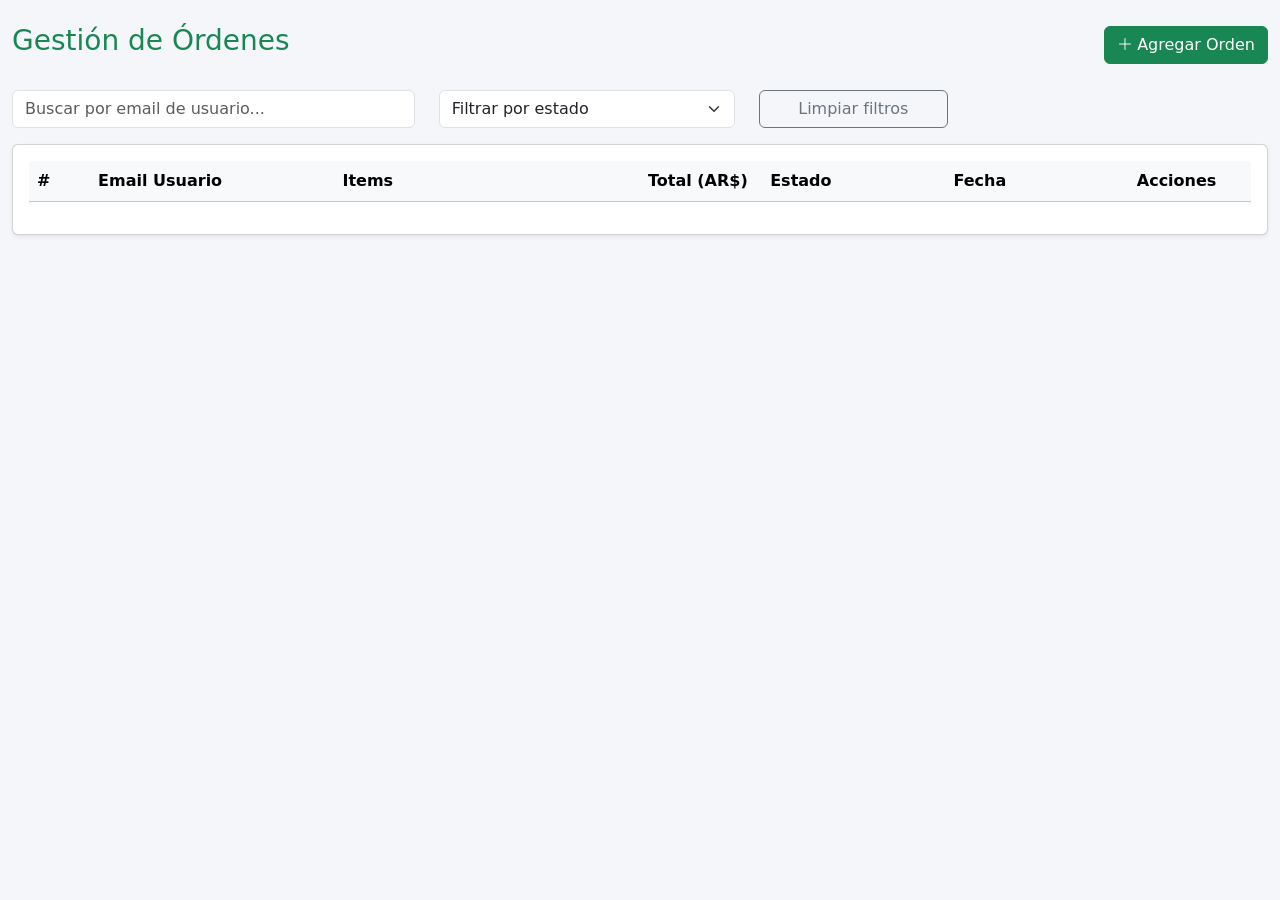
<file: orders.html>
<!DOCTYPE html>
<html lang="es">

<head>
    <meta charset="UTF-8" />
    <meta name="viewport" content="width=device-width, initial-scale=1" />
    <title>Dashboard Órdenes – Picada Bárbara</title>
    <link href="https://cdn.jsdelivr.net/npm/bootstrap@5.3.2/dist/css/bootstrap.min.css" rel="stylesheet"
        crossorigin="anonymous" />
    <link href="https://cdn.jsdelivr.net/npm/bootstrap-icons@1.11.3/font/bootstrap-icons.min.css" rel="stylesheet" />
    <style>
        body {
            background-color: #f5f6fa;
        }

        .table-responsive {
            max-height: 60vh;
        }

        .modal-header {
            background-color: #28a745;
            color: #fff;
        }

        .modal-title {
            margin: 0 auto;
        }
    </style>
</head>

<body>
    <div class="container-fluid py-4">
        <!-- Encabezado del dashboard -->
        <div class="d-flex justify-content-between align-items-center mb-4">
            <h1 class="h3 text-success">Gestión de Órdenes</h1>
            <button id="btnAddOrder" class="btn btn-success">
                <i class="bi bi-plus-lg me-1"></i>Agregar Orden
            </button>
        </div>

        <!-- Barra de búsqueda y filtro -->
        <div class="row mb-3">
            <div class="col-md-4">
                <input type="text" id="searchOrder" class="form-control" placeholder="Buscar por email de usuario..." />
            </div>
            <div class="col-md-3">
                <select id="filterStatus" class="form-select">
                    <option value="">Filtrar por estado</option>
                    <option value="pendiente">Pendiente</option>
                    <option value="enviado">Enviado</option>
                    <option value="entregado">Entregado</option>
                    <option value="cancelado">Cancelado</option>
                </select>
            </div>
            <div class="col-md-2">
                <button id="btnClearOrderFilters" class="btn btn-outline-secondary w-100">
                    Limpiar filtros
                </button>
            </div>
        </div>

        <!-- Tabla de Órdenes -->
        <div class="card shadow-sm">
            <div class="card-body table-responsive">
                <table class="table table-striped table-hover align-middle">
                    <thead class="table-light position-sticky top-0">
                        <tr>
                            <th scope="col" style="width: 5%;">#</th>
                            <th scope="col" style="width: 20%;">Email Usuario</th>
                            <th scope="col" style="width: 25%;">Items</th>
                            <th scope="col" style="width: 10%;">Total (AR$)</th>
                            <th scope="col" style="width: 15%;">Estado</th>
                            <th scope="col" style="width: 15%;">Fecha</th>
                            <th scope="col" style="width: 10%;">Acciones</th>
                        </tr>
                    </thead>
                    <tbody id="ordersTableBody">
                        <!-- Filas generadas dinámicamente -->
                    </tbody>
                </table>
            </div>
        </div>
    </div>

    <!-- Modal Agregar / Editar Orden -->
    <div class="modal fade" id="orderModal" tabindex="-1" aria-labelledby="orderModalLabel" aria-hidden="true">
        <div class="modal-dialog modal-dialog-centered">
            <div class="modal-content">
                <div class="modal-header">
                    <h5 class="modal-title" id="orderModalLabel">Agregar Orden</h5>
                    <button type="button" class="btn-close btn-close-white" data-bs-dismiss="modal"
                        aria-label="Cerrar"></button>
                </div>
                <div class="modal-body">
                    <form id="orderForm" class="needs-validation" novalidate>
                        <input type="hidden" id="orderId" />
                        <div class="mb-3">
                            <label for="orderEmail" class="form-label">Email Usuario</label>
                            <input type="email" class="form-control" id="orderEmail" placeholder="usuario@correo.com"
                                required />
                            <div class="invalid-feedback">Email válido es obligatorio.</div>
                        </div>
                        <div class="mb-3">
                            <label for="orderItems" class="form-label">Items (separados por coma)</label>
                            <textarea class="form-control" id="orderItems" rows="2"
                                placeholder="Ej. Picada Premium, Mermelada de Frutilla" required></textarea>
                            <div class="invalid-feedback">La lista de items es obligatoria.</div>
                        </div>
                        <div class="mb-3">
                            <label for="orderTotal" class="form-label">Total (AR$)</label>
                            <input type="number" class="form-control" id="orderTotal" placeholder="Ej. 2500" min="0"
                                step="0.01" required />
                            <div class="invalid-feedback">Ingrese un total válido.</div>
                        </div>
                        <div class="mb-3">
                            <label for="orderStatus" class="form-label">Estado</label>
                            <select id="orderStatus" class="form-select" required>
                                <option value="">Seleccionar estado</option>
                                <option value="pendiente">Pendiente</option>
                                <option value="enviado">Enviado</option>
                                <option value="entregado">Entregado</option>
                                <option value="cancelado">Cancelado</option>
                            </select>
                            <div class="invalid-feedback">Seleccione un estado.</div>
                        </div>
                        <div class="mb-3">
                            <label for="orderDate" class="form-label">Fecha</label>
                            <input type="date" class="form-control" id="orderDate" required />
                            <div class="invalid-feedback">La fecha es obligatoria.</div>
                        </div>
                        <button type="submit" class="btn btn-success w-100">
                            <i class="bi bi-check-lg me-1"></i>
                            <span id="orderModalSubmit">Guardar</span>
                        </button>
                    </form>
                </div>
            </div>
        </div>
    </div>

    <!-- Modal Confirmar Eliminación -->
    <div class="modal fade" id="confirmDeleteOrderModal" tabindex="-1" aria-labelledby="confirmDeleteOrderLabel"
        aria-hidden="true">
        <div class="modal-dialog modal-dialog-centered">
            <div class="modal-content border-danger">
                <div class="modal-header bg-danger text-white">
                    <h5 class="modal-title" id="confirmDeleteOrderLabel">
                        Confirmar Eliminación
                    </h5>
                    <button type="button" class="btn-close btn-close-white" data-bs-dismiss="modal"
                        aria-label="Cerrar"></button>
                </div>
                <div class="modal-body">
                    ¿Estás seguro de que deseas eliminar esta orden?
                </div>
                <div class="modal-footer">
                    <button type="button" class="btn btn-secondary" data-bs-dismiss="modal">
                        Cancelar
                    </button>
                    <button id="deleteOrderConfirm" type="button" class="btn btn-danger">
                        Eliminar
                    </button>
                </div>
            </div>
        </div>
    </div>

    <script src="https://cdn.jsdelivr.net/npm/bootstrap@5.3.2/dist/js/bootstrap.bundle.min.js"
        crossorigin="anonymous"></script>
    <script src="script.js"></script>
</body>

</html>
</file>
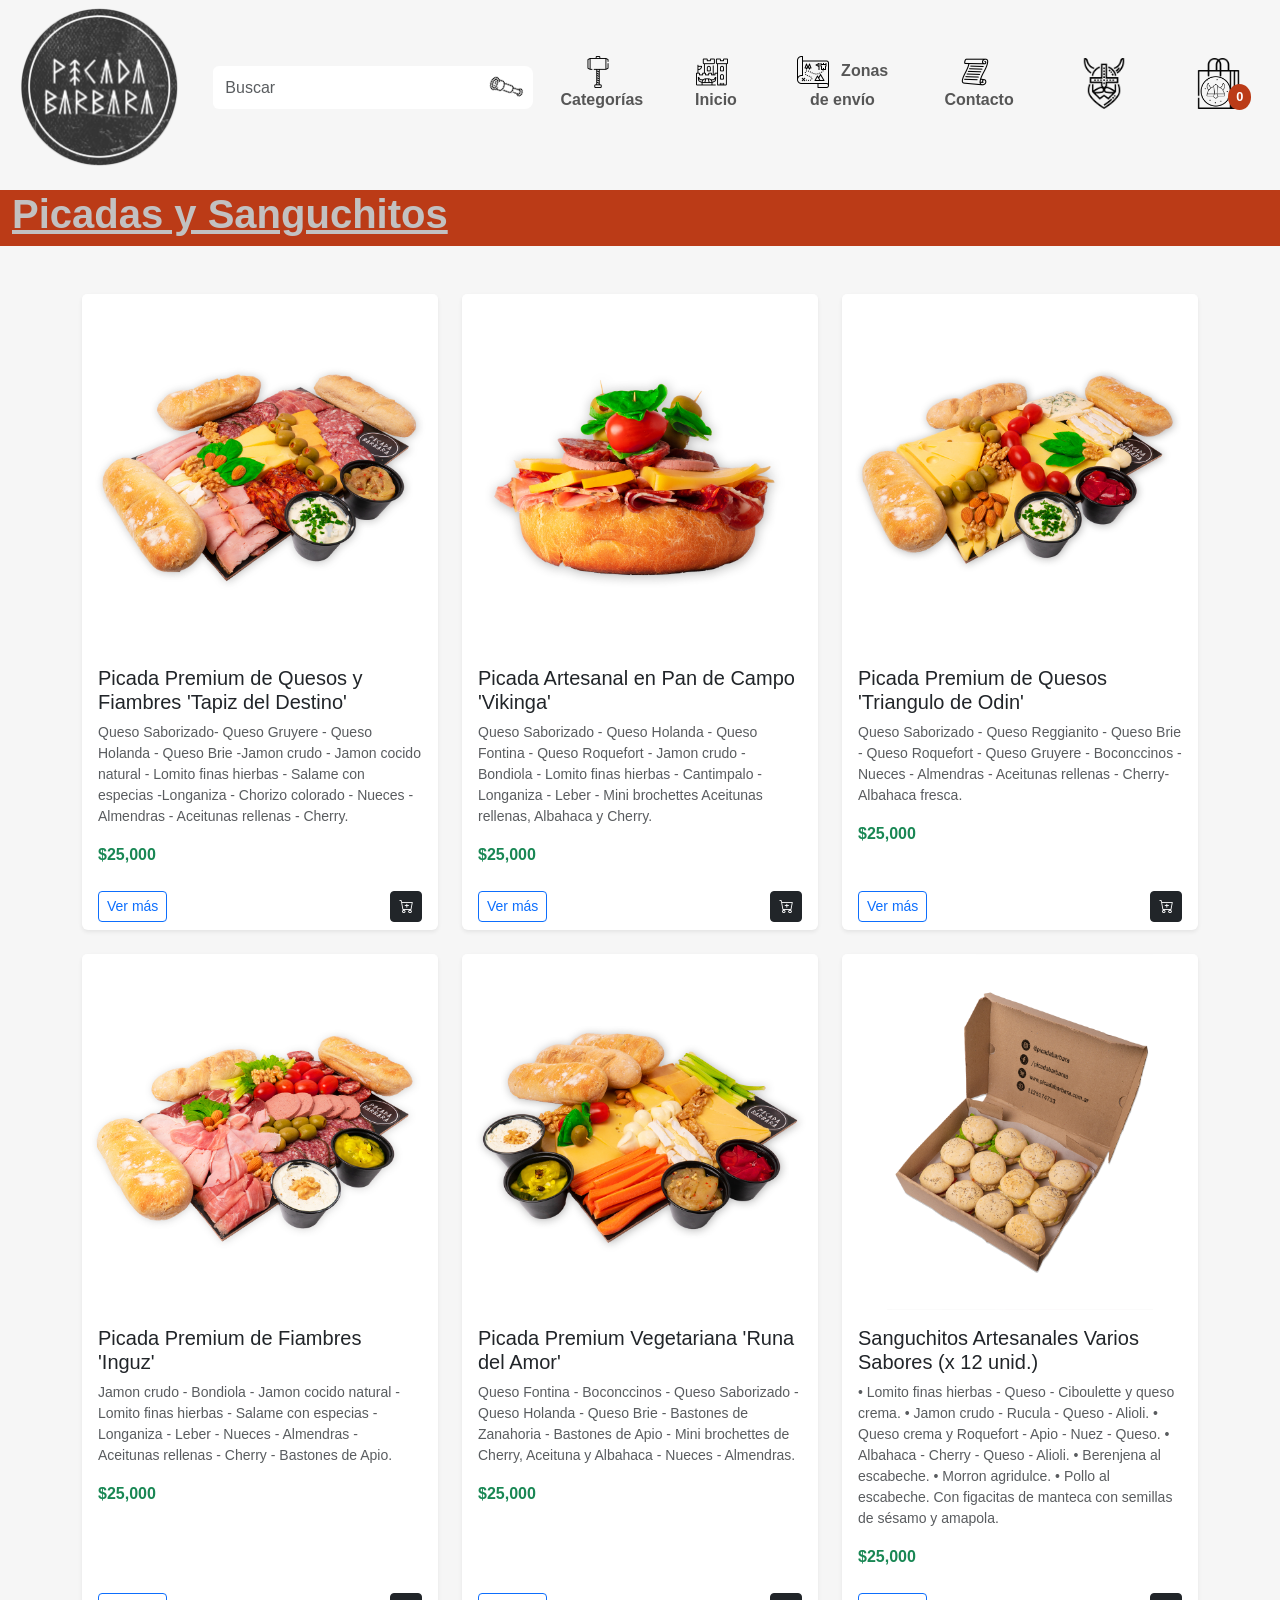
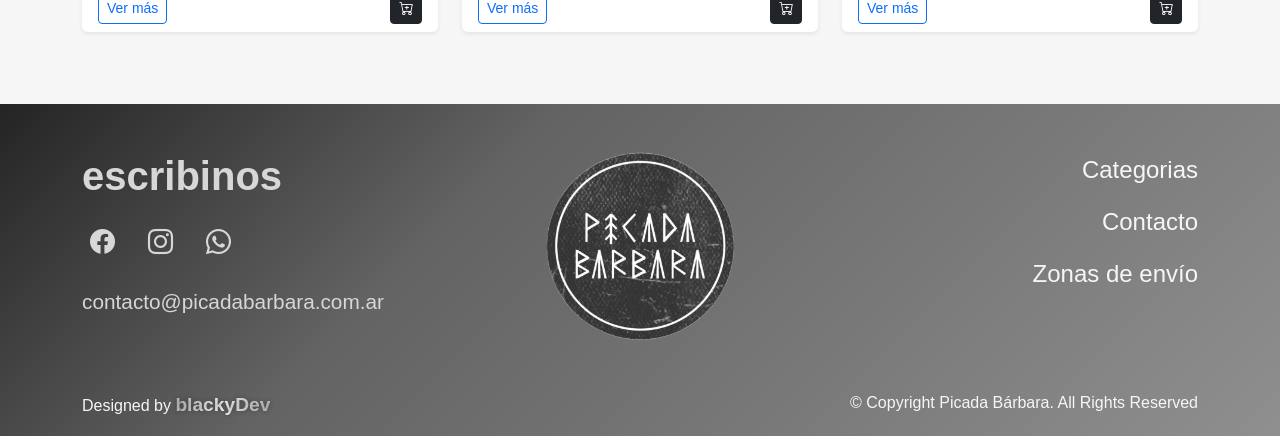
<file: picadas-y-sanguchitos.html>
<!DOCTYPE html>
<html lang="es">
  <head>
    <title>
      Picada Bàrbara -¡Disfruta de las Mejores Picadas en la Ciudad!
    </title>
    <link rel="canonical" href="https://picadabarbara.com.ar" />
    <meta charset="UTF-8" />
    <meta name="viewport" content="width = device-width, initial-scale=1" />
    <link
      rel="icon"
      href="/assets/LOGO/LOGOS Y SIMBOLOS REDES/logo sin fondo130x130.png"
      type="image/x-icon"
    />
    <meta
      name="keywords"
      content="picadas premium, eventos empresariales, regalos, picadas vegetarianas, tabla de quesos, tabla de fiambres, tabla de quesos y fiambres, catering, conservas, tabla de carnes, arrollado de pollo"
    />
    <meta
      name="description"
      content="Servicio de motomensajería confiable y rápido. Entregas puerta a puerta en tiempo récord, adaptadas a tus necesidades. ¡Confía en nosotros para tus envíos urgentes!"
    />
    <meta name="author" content="Nestor Javier Buceta blackyDev" />
    <meta name="copyright" content="Picada Bárbara" />
    <meta name="robots" content="index" />
    <meta name="language" content="español" />
    <link rel="canonical" href="www.picadabarabara.com.ar" />

    <link rel="stylesheet" href="./index.css" />
    <link rel="preconnect" href="https://fonts.googleapis.com" />
    <link rel="preconnect" href="https://fonts.gstatic.com" crossorigin />
    <link
      href="https://fonts.googleapis.com/css2?family=Heebo:wght@100..900&family=Roboto+Condensed:ital,wght@0,100..900;1,100..900&family=Source+Code+Pro:ital,wght@0,200..900;1,200..900&display=swap"
      rel="stylesheet"
    />

    <link
      rel="stylesheet"
      href="https://cdn.jsdelivr.net/npm/bootstrap-icons@1.11.3/font/bootstrap-icons.min.css"
    />
    <link
      href="https://cdn.jsdelivr.net/npm/bootstrap@5.3.2/dist/css/bootstrap.min.css"
      rel="stylesheet"
      integrity="sha384-T3c6CoIi6uLrA9TneNEoa7RxnatzjcDSCmG1MXxSR1GAsXEV/Dwwykc2MPK8M2HN"
      crossorigin="anonymous"
    />
  </head>
  <body>
    <!-- NAV -->

    <div class="container-fluid navbar-contain fixed-top" id="navbar">
      <div class="row">
        <nav class="navbar navbar-expand-md text-center">
          <div class="col-12 col-md-2">
            <a class="navbar-brand" href="index.html">
              <img
                src="assets/logo/logos y simbolos redes/logo sin fondo.png"
                alt="logo Picada"
                class="img-fluid nav-logo"
                title="logo-pb"
              />
            </a>
          </div>
          <div class="col-12 col-md-3 p-3 p-md-0 me-md-3">
            <form class="form-group d-flex" role="search">
              <input
                class="form-control me-2"
                type="search"
                placeholder="Buscar"
                aria-label="Search"
                id="searchInput"
              />
              <button
                class="btn btn-search search-input-submit"
                aria-label="Buscar"
                type="submit"
              >
                <img
                  src="assets/iconos/catalejo (1).png"
                  class="img-fluid search-icon"
                  alt="search"
                  title="busqueda"
                />
              </button>
            </form>
            <div
              class="position-absolute text-center searchSuggestions"
              id="searchSuggestions"
            >
              <div class="card list-cont-search">
                <ul class="list-group list-group-flush">
                  <!-- Aquí se agregarán dinámicamente las sugerencias de búsqueda -->
                </ul>
              </div>
            </div>
          </div>

          <button
            class="navbar-barco ms-3 mt-3 mb-3 d-md-none"
            type="button"
            data-bs-toggle="offcanvas"
            data-bs-target="#navbarSupportedContent"
            aria-controls="navbarSupportedContent"
            aria-expanded="false"
            aria-label="Toggle navigation"
          >
            <img
              src="assets/iconos/barco (1).png"
              alt="barco"
              title="barco"
              class="img-fluid barco-icon d-md-none"
            />
          </button>
          <div
            class="offcanvas offcanvas-end"
            tabindex="-1"
            id="navbarSupportedContent"
            aria-labelledby="navbarNav"
          >
            <div class="offcanvas-header">
              <h5 class="offcanvas-title">Menú</h5>
              <button
                type="button"
                class="btn-close text-reset"
                data-bs-dismiss="offcanvas"
                aria-label="Close"
              ></button>
            </div>
            <div class="offcanvas-body mt-5 mt-md-0">
              <ul class="navbar-nav d-flex justify-content-around mb-md-2">
                <li class="nav-item dropdown mt-5 mt-md-0">
                  <a
                    class="nav-link"
                    href="#"
                    role="button"
                    data-bs-toggle="dropdown"
                    aria-expanded="false"
                    id="martilloToggle"
                  >
                    <img
                      src="assets/iconos/martillo.png"
                      alt="martillo"
                      class="img-fluid martillo-icon martillo-icon"
                      title="martillo"
                      id="martilloIcon"
                    />
                    Categorías
                  </a>
                  <ul class="dropdown-menu" id="dropdownMenu">
                    <li>
                      <a
                        class="dropdown-item"
                        href="picadas-y-sanguchitos.html"
                      >
                        <img
                          src="assets/iconos/tabla-de-quesos.png"
                          alt="picada"
                          class="picada-icon"
                          title="tabla de quesos"
                        />
                        Picadas y Sanguchitos
                      </a>
                    </li>
                    <li>
                      <a class="dropdown-item" href="conservas.html">
                        <img
                          src="assets/iconos/conserva.png"
                          alt="conserva"
                          title="frasco de conservas"
                          class="img-fluid conserva-icon"
                        />
                        Conservas
                      </a>
                    </li>
                    <li>
                      <hr class="dropdown-divider" />
                    </li>
                    <li>
                      <a class="dropdown-item" href="eventos-regalos.html">
                        <img
                          src="assets/iconos/calendario.png"
                          alt="eventos-y-regalos"
                          title="calendario eventos y regalos"
                          class="img-fluid regalo-icon"
                        />
                        Eventos y Regalos
                      </a>
                    </li>
                    <li>
                      <a class="dropdown-item" href="catering.html">
                        <img
                          src="assets/iconos/abastecimiento.png"
                          alt="catering"
                          title="catering"
                          class="img-fluid catering-icon"
                        />
                        Catering
                      </a>
                    </li>
                  </ul>
                </li>
                <li class="nav-item mt-5 mt-md-0">
                  <a class="nav-link" aria-current="page" href="index.html">
                    <img
                      src="assets/iconos/castillo.png"
                      alt="castillo"
                      title="Inicio"
                      class="img-fluid castillo-icon"
                    />
                    Inicio
                  </a>
                </li>
                <li class="nav-item mt-5 mt-md-0">
                  <a class="nav-link" href="zonas-envio.html">
                    <img
                      src="assets/iconos/mapa.png"
                      alt="mapa"
                      title="zonas de envio"
                      class="img-fluid mapa-icon"
                    />
                    Zonas de envío
                  </a>
                </li>
                <li class="nav-item mt-5 mt-md-0">
                  <a class="nav-link" href="contacto.html"
                    ><img
                      src="assets/iconos/mensaje.png"
                      alt="contacto"
                      title="contacto"
                      class="img-fluid contacto-icon"
                    />
                    Contacto
                  </a>
                </li>
              </ul>
            </div>
          </div>

          <div
            class="col-md-1 mt-3 mb-3 mb-md-4"
            data-bs-toggle="modal"
            data-bs-target="#registroModal"
          >
            <span class="cursor-cart-nav">
              <img
                src="assets/iconos/vikingo (2).png"
                alt="registro"
                title="registro"
                class="img-fluid vikingo-register"
              />
            </span>
          </div>

          <div
            class="icon-cart-contain col-md-1 me-3 mt-3 mb-3 mb-md-4"
            data-bs-toggle="modal"
            data-bs-target="#cartModal"
          >
            <span class="cursor-cart-nav">
              <img
                src="assets/iconos/bolsa-de-la-compra.png"
                alt="carrito"
                title="carrito"
                class="img-fluid cart"
              />
              <img
                src="assets/iconos/casco-vikingo (2).png"
                alt="casco-vikingo"
                title="carrito casco vikingo"
                class="overlay-icon"
              />
              <span class="cart-count">0</span>
            </span>
          </div>
        </nav>
      </div>
    </div>

    <!-- Modal  registro-->

    <div
      class="modal modal-sheet"
      tabindex="-1"
      role="dialog"
      id="registroModal"
      aria-labelledby="registroModalLabel"
    >
      <div class="modal-dialog modal-dialog-centered" role="document">
        <div class="modal-content rounded-4 shadow">
          <div class="modal-header p-5 pb-4 border-bottom-0">
            <h1 class="fw-bold mb-0 fs-2">Registrate</h1>
            <button
              type="button"
              class="btn-close"
              data-bs-dismiss="modal"
              aria-label="Close"
            ></button>
          </div>

          <div class="modal-body p-5 pt-0">
            <form class="">
              <div class="form-floating mb-3">
                <input
                  type="email"
                  class="form-control rounded-3"
                  id="floatingInput"
                  placeholder="name@example.com"
                />
                <label for="floatingInput">Email</label>
              </div>
              <div class="form-floating mb-3">
                <input
                  type="password"
                  class="form-control rounded-3"
                  id="floatingPassword"
                  placeholder="Password"
                />
                <label for="floatingPassword">Contraseña</label>
              </div>
              <button
                class="w-100 mb-2 btn btn-lg rounded-3 btn-primary"
                type="submit"
              >
                Registrarse
              </button>
              <hr class="my-4" />
              <h2 class="fs-5 fw-bold mb-3 text-center">
                O usa una de estas tres formas
              </h2>
              <button
                class="w-100 py-2 mb-2 btn btn-outline-secondary rounded-3"
                type="submit"
              >
                <svg class="bi me-1" width="16" height="16">
                  <use xlink:href="#twitter"></use>
                </svg>
                Registrarse con Gmail
              </button>
              <button
                class="w-100 py-2 mb-2 btn btn-outline-primary rounded-3"
                type="submit"
              >
                <svg class="bi me-1" width="16" height="16">
                  <use xlink:href="#facebook"></use>
                </svg>
                registrarse con Facebook
              </button>
              <button
                class="w-100 py-2 mb-2 btn btn-outline-secondary rounded-3"
                type="submit"
              >
                <svg class="bi me-1" width="16" height="16">
                  <use xlink:href="#github"></use>
                </svg>
                Registrarse con Instagram
              </button>
            </form>
          </div>
        </div>
      </div>
    </div>

    <!-- Modal de navBar carrito -->
    <div
      class="modal fade"
      id="cartModal"
      tabindex="-1"
      aria-labelledby="cartModalLabel"
      aria-hidden="true"
    >
      <div class="modal-dialog modal-dialog-centered">
        <div class="modal-content">
          <div class="modal-header">
            <h5 class="modal-title" id="cartModalLabel">Carrito de Compras</h5>
            <button
              type="button"
              class="btn-close"
              data-bs-dismiss="modal"
              aria-label="Close"
            ></button>
          </div>
          <div class="modal-body">
            <div class="cart-cont">
              <div class="row"></div>
            </div>
            <p class="cart-total">Total: $0</p>
          </div>
          <div class="modal-footer">
            <button
              type="button"
              class="btn btn-secondary"
              data-bs-dismiss="modal"
            >
              Cerrar
            </button>
            <button type="button" class="btn btn-primary">Comprar</button>
          </div>
        </div>
      </div>
    </div>

    <!-- Banner presentacion -->

    <div
      class="container-fluid banner-presentacion-cont"
      id="banner-presentacion-sin-fixed"
    >
      <div class="row">
        <div class="col">
          <div class="cont-title-banner-presentacion">
            <h2 class="banner-title">Picadas y Sanguchitos</h2>
          </div>
        </div>
      </div>
    </div>

    <!-- Productos -->

    <div class="container prod-cont">
      <div class="row mt-5 mb-5" data-category="A"></div>

      <!-- Modal detalle de prod -->

      <div
        class="modal fade"
        id="productModal"
        tabindex="-1"
        aria-labelledby="productModalLabel"
        aria-hidden="true"
      >
        <div class="modal-dialog modal-lg modal-dialog-centered">
          <div class="modal-content">
            <div class="modal-header">
              <h5 class="modal-title" id="productModalLabel">
                Detalles del Producto
              </h5>
              <button
                type="button"
                class="btn-close"
                data-bs-dismiss="modal"
                aria-label="Close"
              ></button>
            </div>
            <div class="modal-body">
              <div class="card mb-3">
                <div class="row g-0">
                  <div class="col-md-6">
                    <div
                      id="productCarousel"
                      class="carousel slide"
                      data-bs-ride="carousel"
                    >
                      <div class="carousel-indicators">
                        <button
                          type="button"
                          data-bs-target="#productCarousel"
                          data-bs-slide-to="0"
                          class="active"
                          aria-current="true"
                          aria-label="Slide 1"
                        ></button>
                        <button
                          type="button"
                          data-bs-target="#productCarousel"
                          data-bs-slide-to="1"
                          aria-label="Slide 2"
                        ></button>
                      </div>
                      <div class="carousel-inner">
                        <!-- Las imágenes se cargarán aquí dinámicamente -->
                      </div>
                      <button
                        class="carousel-control-prev"
                        type="button"
                        data-bs-target="#productCarousel"
                        data-bs-slide="prev"
                      >
                        <span
                          class="carousel-control-prev-icon"
                          aria-hidden="true"
                        ></span>
                        <span class="visually-hidden">Anterior</span>
                      </button>
                      <button
                        class="carousel-control-next"
                        type="button"
                        data-bs-target="#productCarousel"
                        data-bs-slide="next"
                      >
                        <span
                          class="carousel-control-next-icon"
                          aria-hidden="true"
                        ></span>
                        <span class="visually-hidden">Siguiente</span>
                      </button>
                    </div>
                  </div>
                  <div class="col-md-6">
                    <div class="card-body">
                      <h5 id="productName" class="card-title"></h5>
                      <p id="productIngredients" class="card-text"></p>
                      <p id="productPrice" class="card-text"></p>
                      <div class="input-group mb-3">
                        <button
                          class="btn btn-outline-secondary"
                          type="button"
                          id="decrementQuantity"
                        >
                          -
                        </button>
                        <input
                          type="text"
                          id="quantity"
                          class="form-control text-center"
                          value="1"
                        />
                        <button
                          class="btn btn-outline-secondary"
                          type="button"
                          id="incrementQuantity"
                        >
                          +
                        </button>
                      </div>
                      <button
                        type="button"
                        class="btn btn-primary"
                        onclick="addToCart()"
                      >
                        Agregar al carrito
                      </button>
                      <button type="button" class="btn btn-success">
                        Comprar
                      </button>
                    </div>
                  </div>
                </div>
              </div>
            </div>
            <div class="modal-footer">
              <button
                type="button"
                class="btn btn-secondary"
                data-bs-dismiss="modal"
              >
                Cerrar
              </button>
            </div>
          </div>
        </div>
      </div>
    </div>

    <!-- Modal de confirmación de agregar al carrito -->

    <div
      class="modal fade"
      id="addToCartModal"
      tabindex="-1"
      aria-labelledby="addToCartModalLabel"
      aria-hidden="true"
    >
      <div class="modal-dialog modal-dialog-centered">
        <div class="modal-content">
          <div class="modal-header justify-content-center">
            <h5 class="modal-title" id="addToCartModalLabel">
              Producto agregado al carrito
            </h5>
          </div>
          <div class="modal-body">
            <div class="card">
              <div class="row">
                <div class="col-2">
                  <img
                    src="assets/iconos/compras custom.png"
                    alt="compra-exitosa"
                    class="img-fluid niña-compra-exitosa"
                  />
                </div>
                <div class="col-10">
                  <p>¡El producto ha sido agregado correctamente al carrito!</p>
                </div>
              </div>
            </div>
          </div>
        </div>
      </div>
    </div>

    <!-- FOOTER -->

    <footer class="container-fluid backg-foot">
      <!--Info empresarial-->

      <section>
        <div class="container">
          <div class="row">
            <div class="col-md-4 mt-5 text-center text-md-start">
              <h2 class="foot-title">escribinos</h2>

              <div class="container p-0 mt-4">
                <div class="social-link">
                  <a
                    href="https://www.facebook.com/picadabarbaraa"
                    target="_blank"
                    class="footer-links facebook"
                    title="facebook"
                  >
                    <i class="bi bi-facebook"></i>
                  </a>
                  <a
                    href="https://www.instagram.com/picadabarbara"
                    target="_blank"
                    class="footer-links instagram"
                    title="instagram"
                  >
                    <i class="bi bi-instagram"></i>
                  </a>
                  <a
                    href="https://wa.me/541150529864"
                    target="_blank"
                    class="footer-links whatsapp"
                    title="whatsapp"
                  >
                    <i class="bi bi-whatsapp"></i>
                  </a>
                </div>
              </div>
              <div class="mt-4">
                <a
                  class="foot-mail"
                  title="mail"
                  href="mailto:contacto@picadabarbara.com.ar"
                  target="_blank"
                  >contacto@picadabarbara.com.ar</a
                >
              </div>
            </div>

            <div class="col-md-4 text-center mt-5">
              <a class="navbar-brand" href="index.html">
                <img
                  src="assets/logo/logos y simbolos redes/logo sin fondo.png"
                  alt="logo Picada"
                  class="img-fluid nav-logo-foot"
                  title="logo-pb"
                />
              </a>
            </div>

            <div class="col-md-4 mt-5">
              <ul
                class="d-flex flex-column nav-footer align-items-center align-items-md-end p-0"
              >
                <li class="nav-item-foot">
                  <a href="categorias.html" class="nav-link-foot p-0"
                    >Categorias</a
                  >
                </li>
                <li class="nav-item-foot mt-3">
                  <a href="contacto.html" class="nav-link-foot p-0">Contacto</a>
                </li>
                <li class="nav-item-foot mt-3">
                  <a href="zonas-envio.html" class="nav-link-foot p-0"
                    >Zonas de envío</a
                  >
                </li>
              </ul>
            </div>
          </div>
        </div>
      </section>

      <!--Legal-->

      <section>
        <div class="container text-center text-md-start">
          <div class="row">
            <div
              class="d-none d-sm-none d-md-block col-md-6 text-copiright-2 mt-md-5"
            >
              <p>Designed by <span class="blackyDev">blackyDev</span></p>
            </div>

            <div class="col-md-6 col-sm-12 text-copiright-1 mt-3 mt-md-5">
              <p class="text-md-end">
                © Copyright Picada Bárbara. All Rights Reserved
              </p>
            </div>

            <div
              class="d-sm-block d-md-none col-sm-12 text-copiright-2 mt-3 mt-3"
            >
              <p>Designed by <span class="blackyDev">blackyDev</span></p>
            </div>
          </div>
        </div>
      </section>
    </footer>

    <script src="./script.js"></script>
    <script
      src="https://cdn.jsdelivr.net/npm/bootstrap@5.3.2/dist/js/bootstrap.bundle.min.js"
      integrity="sha384-C6RzsynM9kWDrMNeT87bh95OGNyZPhcTNXj1NW7RuBCsyN/o0jlpcV8Qyq46cDfL"
      crossorigin="anonymous"
    ></script>
  </body>
</html>
</file>
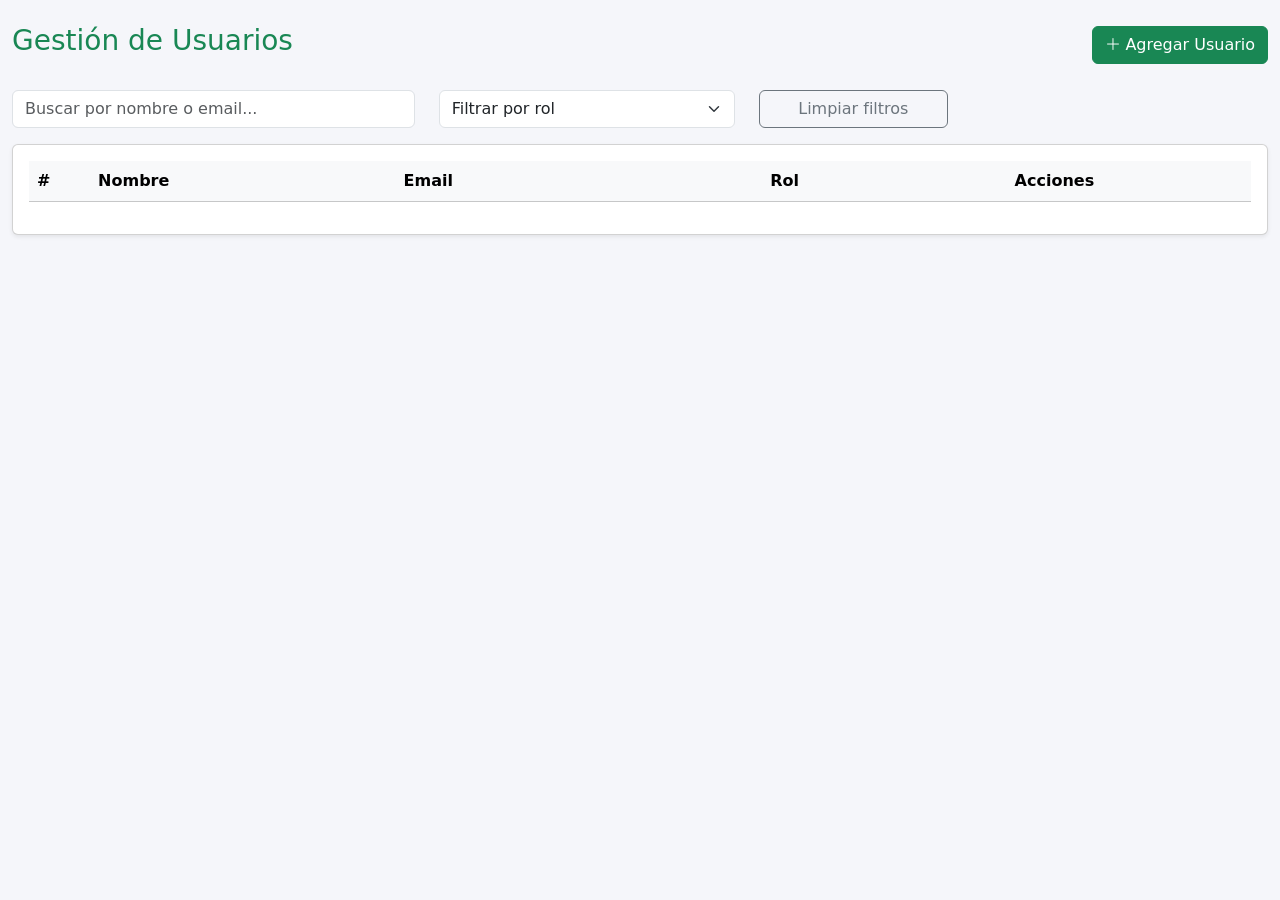
<file: users.html>
<!DOCTYPE html>
<html lang="es">

<head>
    <meta charset="UTF-8" />
    <meta name="viewport" content="width=device-width, initial-scale=1" />
    <title>Dashboard Usuarios – Picada Bárbara</title>
    <link href="https://cdn.jsdelivr.net/npm/bootstrap@5.3.2/dist/css/bootstrap.min.css" rel="stylesheet"
        crossorigin="anonymous" />
    <link href="https://cdn.jsdelivr.net/npm/bootstrap-icons@1.11.3/font/bootstrap-icons.min.css" rel="stylesheet" />
    <style>
        body {
            background-color: #f5f6fa;
        }

        .table-responsive {
            max-height: 60vh;
        }

        .modal-header {
            background-color: #28a745;
            color: #fff;
        }

        .modal-title {
            margin: 0 auto;
        }
    </style>
</head>

<body>
    <div class="container-fluid py-4">
        <!-- Encabezado del dashboard -->
        <div class="d-flex justify-content-between align-items-center mb-4">
            <h1 class="h3 text-success">Gestión de Usuarios</h1>
            <button id="btnAddUser" class="btn btn-success">
                <i class="bi bi-plus-lg me-1"></i>Agregar Usuario
            </button>
        </div>

        <!-- Barra de búsqueda y filtro -->
        <div class="row mb-3">
            <div class="col-md-4">
                <input type="text" id="searchInput" class="form-control" placeholder="Buscar por nombre o email..." />
            </div>
            <div class="col-md-3">
                <select id="filterRole" class="form-select">
                    <option value="">Filtrar por rol</option>
                    <option value="admin">Administrador</option>
                    <option value="editor">Editor</option>
                    <option value="viewer">Viewer</option>
                </select>
            </div>
            <div class="col-md-2">
                <button id="btnClearFilters" class="btn btn-outline-secondary w-100">
                    Limpiar filtros
                </button>
            </div>
        </div>

        <!-- Tabla de Usuarios -->
        <div class="card shadow-sm">
            <div class="card-body table-responsive">
                <table class="table table-striped table-hover align-middle">
                    <thead class="table-light position-sticky top-0">
                        <tr>
                            <th scope="col" style="width: 5%;">#</th>
                            <th scope="col" style="width: 25%;">Nombre</th>
                            <th scope="col" style="width: 30%;">Email</th>
                            <th scope="col" style="width: 20%;">Rol</th>
                            <th scope="col" style="width: 20%;">Acciones</th>
                        </tr>
                    </thead>
                    <tbody id="usersTableBody">
                        <!-- Filas generadas dinámicamente por dashboard.js -->
                    </tbody>
                </table>
            </div>
        </div>
    </div>

    <!-- Modal Agregar / Editar Usuario -->
    <div class="modal fade" id="userModal" tabindex="-1" aria-labelledby="userModalLabel" aria-hidden="true">
        <div class="modal-dialog modal-dialog-centered">
            <div class="modal-content">
                <div class="modal-header">
                    <h5 class="modal-title" id="userModalLabel">Agregar Usuario</h5>
                    <button type="button" class="btn-close btn-close-white" data-bs-dismiss="modal"
                        aria-label="Cerrar"></button>
                </div>
                <div class="modal-body">
                    <form id="userForm" class="needs-validation" novalidate>
                        <input type="hidden" id="userId" />
                        <div class="mb-3">
                            <label for="userName" class="form-label">Nombre</label>
                            <input type="text" class="form-control" id="userName" placeholder="Ej. Juan Pérez"
                                required />
                            <div class="invalid-feedback">El nombre es obligatorio.</div>
                        </div>
                        <div class="mb-3">
                            <label for="userEmail" class="form-label">Email</label>
                            <input type="email" class="form-control" id="userEmail" placeholder="ejemplo@correo.com"
                                required />
                            <div class="invalid-feedback">Email válido es obligatorio.</div>
                        </div>
                        <div class="mb-3">
                            <label for="userRole" class="form-label">Rol</label>
                            <select id="userRole" class="form-select" required>
                                <option value="">Seleccionar rol</option>
                                <option value="admin">Administrador</option>
                                <option value="editor">Editor</option>
                                <option value="viewer">Viewer</option>
                            </select>
                            <div class="invalid-feedback">Seleccione un rol.</div>
                        </div>
                        <div class="mb-3">
                            <label for="userPassword" class="form-label">Contraseña</label>
                            <input type="password" class="form-control" id="userPassword" placeholder="••••••••"
                                minlength="6" required />
                            <div class="invalid-feedback">
                                La contraseña debe tener al menos 6 caracteres.
                            </div>
                        </div>
                        <button type="submit" class="btn btn-success w-100">
                            <i class="bi bi-check-lg me-1"></i>
                            <span id="userModalSubmit">Guardar</span>
                        </button>
                    </form>
                </div>
            </div>
        </div>
    </div>

    <!-- Modal Confirmar Eliminación Usuario -->
    <div class="modal fade" id="confirmDeleteModal" tabindex="-1" aria-labelledby="confirmDeleteLabel"
        aria-hidden="true">
        <div class="modal-dialog modal-dialog-centered">
            <div class="modal-content border-danger">
                <div class="modal-header bg-danger text-white">
                    <h5 class="modal-title" id="confirmDeleteLabel">
                        Confirmar Eliminación
                    </h5>
                    <button type="button" class="btn-close btn-close-white" data-bs-dismiss="modal"
                        aria-label="Cerrar"></button>
                </div>
                <div class="modal-body">
                    ¿Estás seguro de que deseas eliminar este usuario?
                </div>
                <div class="modal-footer">
                    <button type="button" class="btn btn-secondary" data-bs-dismiss="modal">
                        Cancelar
                    </button>
                    <button id="deleteUserConfirm" type="button" class="btn btn-danger">
                        Eliminar
                    </button>
                </div>
            </div>
        </div>
    </div>

    <!-- Scripts externos -->
    <script src="https://cdn.jsdelivr.net/npm/bootstrap@5.3.2/dist/js/bootstrap.bundle.min.js"
        crossorigin="anonymous"></script>
    <script src="script.js"></script>
</body>

</html>
</file>
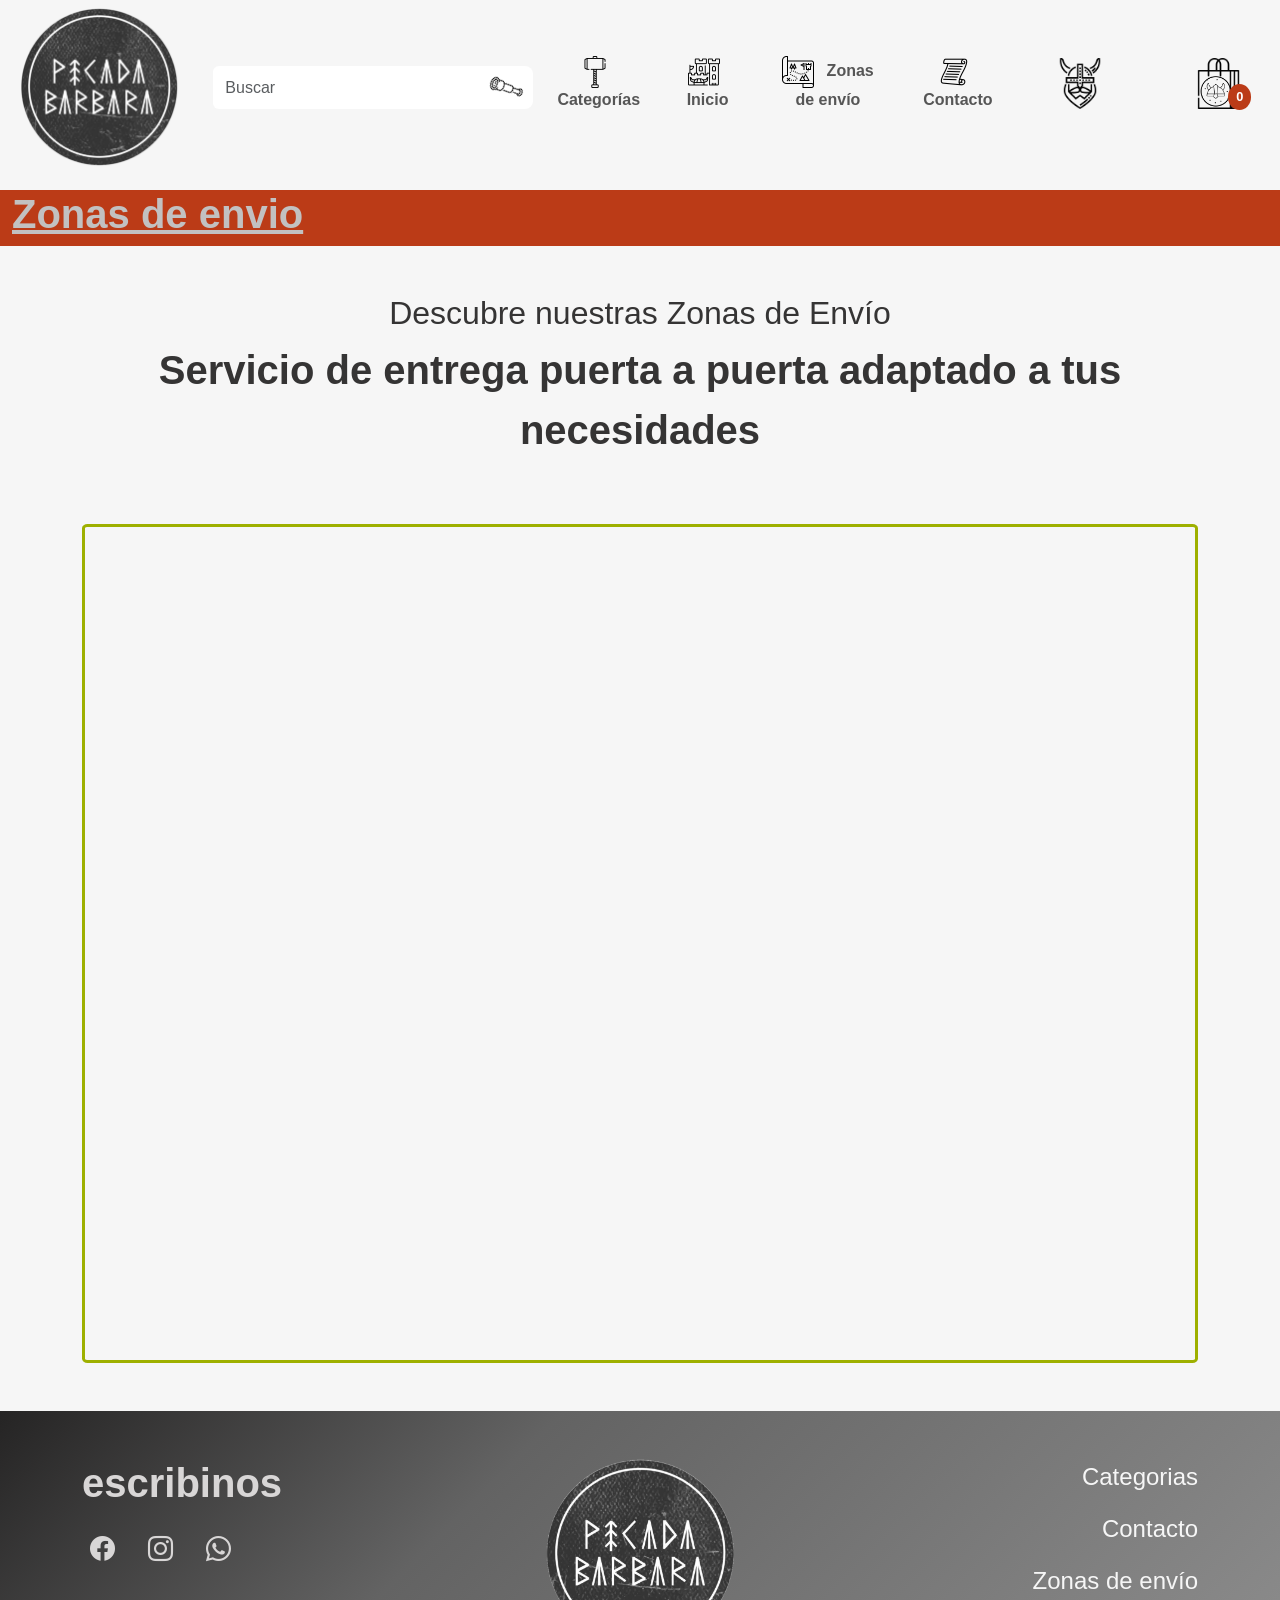
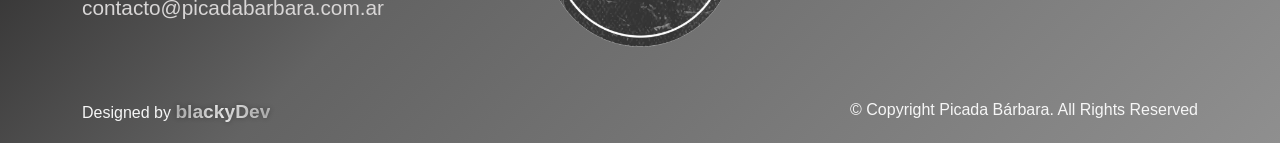
<file: zonas-envio.html>
<!DOCTYPE html>
<html lang="es">

<head>
  <title>
    Picada Bàrbara -¡Disfruta de las Mejores Picadas en la Ciudad!
  </title>
  <link rel="canonical" href="https://picadabarbara.com.ar" />
  <meta charset="UTF-8" />
  <meta name="viewport" content="width = device-width, initial-scale=1" />
  <link rel="icon" href="/assets/LOGO/LOGOS Y SIMBOLOS REDES/logo sin fondo130x130.png" type="image/x-icon" />
  <meta name="keywords"
    content="picadas premium, eventos empresariales, regalos, picadas vegetarianas, tabla de quesos, tabla de fiambres, tabla de quesos y fiambres, catering, conservas, tabla de carnes, arrollado de pollo" />
  <meta name="description"
    content="Servicio de motomensajería confiable y rápido. Entregas puerta a puerta en tiempo récord, adaptadas a tus necesidades. ¡Confía en nosotros para tus envíos urgentes!" />
  <meta name="author" content="Nestor Javier Buceta blackyDev" />
  <meta name="copyright" content="Picada Bárbara" />
  <meta name="robots" content="index" />
  <meta name="language" content="español" />
  <link rel="canonical" href="www.picadabarabara.com.ar" />

  <link rel="stylesheet" href="./index.css" />
  <link rel="preconnect" href="https://fonts.googleapis.com" />
  <link rel="preconnect" href="https://fonts.gstatic.com" crossorigin />
  <link
    href="https://fonts.googleapis.com/css2?family=Heebo:wght@100..900&family=Roboto+Condensed:ital,wght@0,100..900;1,100..900&family=Source+Code+Pro:ital,wght@0,200..900;1,200..900&display=swap"
    rel="stylesheet" />

  <link rel="stylesheet" href="https://cdn.jsdelivr.net/npm/bootstrap-icons@1.11.3/font/bootstrap-icons.min.css" />
  <link href="https://cdn.jsdelivr.net/npm/bootstrap@5.3.2/dist/css/bootstrap.min.css" rel="stylesheet"
    integrity="sha384-T3c6CoIi6uLrA9TneNEoa7RxnatzjcDSCmG1MXxSR1GAsXEV/Dwwykc2MPK8M2HN" crossorigin="anonymous" />
</head>

<body>
  <!-- NAV -->

  <div class="container-fluid navbar-contain fixed-top" id="navbar">
    <div class="row">
      <nav class="navbar navbar-expand-md text-center">
        <div class="col-12 col-md-2">
          <a class="navbar-brand" href="index.html">
            <img src="assets/logo/logos y simbolos redes/logo sin fondo.png" alt="logo Picada"
              class="img-fluid nav-logo" title="logo-pb" />
          </a>
        </div>
        <div class="col-12 col-md-3 p-3 p-md-0 me-md-3">
          <form class="form-group d-flex" role="search">
            <input class="form-control me-2" type="search" placeholder="Buscar" aria-label="Search" id="searchInput" />
            <button class="btn btn-search search-input-submit" aria-label="Buscar" type="submit">
              <img src="assets/iconos/catalejo (1).png" class="img-fluid search-icon" alt="search" title="busqueda" />
            </button>
          </form>
          <div class="position-absolute text-center searchSuggestions" id="searchSuggestions">
            <div class="card list-cont-search">
              <ul class="list-group list-group-flush">
                <!-- Aquí se agregarán dinámicamente las sugerencias de búsqueda -->
              </ul>
            </div>
          </div>
        </div>

        <button class="navbar-barco ms-3 mt-3 mb-3 d-md-none" type="button" data-bs-toggle="offcanvas"
          data-bs-target="#navbarSupportedContent" aria-controls="navbarSupportedContent" aria-expanded="false"
          aria-label="Toggle navigation">
          <img src="assets/iconos/barco (1).png" alt="barco" title="barco" class="img-fluid barco-icon d-md-none" />
        </button>
        <div class="offcanvas offcanvas-end" tabindex="-1" id="navbarSupportedContent" aria-labelledby="navbarNav">
          <div class="offcanvas-header">
            <h5 class="offcanvas-title">Menú</h5>
            <button type="button" class="btn-close text-reset" data-bs-dismiss="offcanvas" aria-label="Close"></button>
          </div>
          <div class="offcanvas-body mt-5 mt-md-0">
            <ul class="navbar-nav d-flex justify-content-around mb-md-2">
              <li class="nav-item dropdown mt-5 mt-md-0">
                <a class="nav-link" href="#" role="button" data-bs-toggle="dropdown" aria-expanded="false"
                  id="martilloToggle">
                  <img src="assets/iconos/martillo.png" alt="martillo" class="img-fluid martillo-icon martillo-icon"
                    title="martillo" id="martilloIcon" />
                  Categorías
                </a>
                <ul class="dropdown-menu" id="dropdownMenu">
                  <li>
                    <a class="dropdown-item" href="picadas-y-sanguchitos.html">
                      <img src="assets/iconos/tabla-de-quesos.png" alt="picada" class="picada-icon"
                        title="tabla de quesos" />
                      Picadas y Sanguchitos
                    </a>
                  </li>
                  <li>
                    <a class="dropdown-item" href="conservas.html">
                      <img src="assets/iconos/conserva.png" alt="conserva" title="frasco de conservas"
                        class="img-fluid conserva-icon" />
                      Conservas
                    </a>
                  </li>
                  <li>
                    <hr class="dropdown-divider" />
                  </li>
                  <li>
                    <a class="dropdown-item" href="eventos-regalos.html">
                      <img src="assets/iconos/calendario.png" alt="eventos-y-regalos"
                        title="calendario eventos y regalos" class="img-fluid regalo-icon" />
                      Eventos y Regalos
                    </a>
                  </li>
                  <li>
                    <a class="dropdown-item" href="catering.html">
                      <img src="assets/iconos/abastecimiento.png" alt="catering" title="catering"
                        class="img-fluid catering-icon" />
                      Catering
                    </a>
                  </li>
                </ul>
              </li>
              <li class="nav-item mt-5 mt-md-0">
                <a class="nav-link" aria-current="page" href="index.html">
                  <img src="assets/iconos/castillo.png" alt="castillo" title="Inicio" class="img-fluid castillo-icon" />
                  Inicio
                </a>
              </li>
              <li class="nav-item mt-5 mt-md-0">
                <a class="nav-link" href="zonas-envio.html">
                  <img src="assets/iconos/mapa.png" alt="mapa" title="zonas de envio" class="img-fluid mapa-icon" />
                  Zonas de envío
                </a>
              </li>
              <li class="nav-item mt-5 mt-md-0">
                <a class="nav-link" href="contacto.html"><img src="assets/iconos/mensaje.png" alt="contacto"
                    title="contacto" class="img-fluid contacto-icon" />
                  Contacto
                </a>
              </li>
            </ul>
          </div>
        </div>

        <li class="nav-item dropdown col-md-1 mt-3 mb-3 mb-md-4 d-none d-md-block">
          <a class="nav-link" href="#" role="button" id="userToggle" data-bs-toggle="dropdown" aria-expanded="false">
            <img src="assets/iconos/vikingo (2).png" alt="registro" title="registro"
              class="img-fluid vikingo-register" />
          </a>
          <ul class="dropdown-menu dropdown-menu-end" id="dropdownMenuUser">
            <li>
              <a class="dropdown-item" href="#" data-bs-toggle="modal" data-bs-target="#registroModal">Registrarse</a>
            </li>
            <li>
              <a class="dropdown-item" href="#" data-bs-toggle="modal" data-bs-target="#loginModal">Login</a>
            </li>
          </ul>
        </li>

        <div class="icon-cart-contain col-md-1 me-3 mt-3 mb-3 mb-md-4" data-bs-toggle="modal"
          data-bs-target="#cartModal">
          <span class="cursor-cart-nav">
            <img src="assets/iconos/bolsa-de-la-compra.png" alt="carrito" title="carrito" class="img-fluid cart" />
            <img src="assets/iconos/casco-vikingo (2).png" alt="casco-vikingo" title="carrito casco vikingo"
              class="overlay-icon" />
            <span class="cart-count">0</span>
          </span>
        </div>
      </nav>
    </div>
  </div>

  <!-- Modal de Registro Mejorado -->
  <div class="modal fade" id="registroModal" tabindex="-1" aria-labelledby="registroModalLabel" aria-modal="true"
    role="dialog">
    <div class="modal-dialog modal-dialog-centered" role="document">
      <div class="modal-content rounded-4 shadow">
        <div class="modal-header p-5 pb-4 border-bottom-0">
          <h1 class="fw-bold mb-0 fs-2" id="registroModalLabel">Regístrate</h1>
          <button type="button" class="btn-close" data-bs-dismiss="modal" aria-label="Cerrar"></button>
        </div>

        <div class="modal-body p-5 pt-0">
          <form id="registroForm" class="needs-validation" novalidate>
            <div class="form-floating mb-3">
              <input type="text" class="form-control" id="regName" name="name" placeholder="Nombre completo" required>
              <label for="regName">Nombre completo</label>
              <div class="invalid-feedback">Por favor ingresa tu nombre completo.</div>
            </div>
            <div class="form-floating mb-3">
              <input type="email" class="form-control" id="regEmail" name="email" placeholder="ejemplo@correo.com"
                required>
              <label for="regEmail">Correo electrónico</label>
              <div class="invalid-feedback">Por favor ingresa un correo válido.</div>
            </div>
            <div class="form-floating mb-3">
              <input type="email" class="form-control" id="regEmailConfirm" name="emailConfirm"
                placeholder="Repite tu correo" required>
              <label for="regEmailConfirm">Confirmar correo electrónico</label>
              <div class="invalid-feedback">Los correos no coinciden.</div>
            </div>
            <div class="form-floating mb-3">
              <input type="password" class="form-control" id="regPassword" name="password" placeholder="Contraseña"
                minlength="8" required>
              <label for="regPassword">Contraseña</label>
              <div class="invalid-feedback">La contraseña debe tener al menos 8 caracteres.</div>
            </div>
            <div class="form-floating mb-4">
              <input type="password" class="form-control" id="regPasswordConfirm" name="passwordConfirm"
                placeholder="Repite tu contraseña" required>
              <label for="regPasswordConfirm">Confirmar contraseña</label>
              <div class="invalid-feedback">Las contraseñas no coinciden.</div>
            </div>
            <button type="submit" class="btn btn-primary btn-lg w-100 position-relative" id="regBtn">
              <span id="regBtnText">Registrarse</span>
              <span id="regBtnSpinner"
                class="spinner-border spinner-border-sm position-absolute top-50 start-50 translate-middle d-none"></span>
            </button>
          </form>
        </div>
      </div>
    </div>
  </div>

  <!-- Modal Login -->
  <div class="modal fade" id="loginModal" tabindex="-1" aria-labelledby="loginModalLabel" aria-modal="true"
    role="dialog">
    <div class="modal-dialog modal-dialog-centered" role="document">
      <div class="modal-content rounded-4 shadow">
        <div class="modal-header p-5 pb-4 border-bottom-0">
          <h1 class="fw-bold mb-0 fs-2" id="loginModalLabel">Iniciar Sesión</h1>
          <button type="button" class="btn-close" data-bs-dismiss="modal" aria-label="Cerrar"></button>
        </div>
        <div class="modal-body p-5 pt-0">
          <form id="loginForm" class="needs-validation" novalidate>
            <div class="form-floating mb-3">
              <input type="email" class="form-control rounded-3" id="loginEmail" name="loginEmail"
                placeholder="correo@ejemplo.com" required>
              <label for="loginEmail">Correo Electrónico</label>
              <div class="invalid-feedback">Por favor ingresa un correo válido.</div>
            </div>
            <div class="form-floating mb-4 position-relative">
              <input type="password" class="form-control rounded-3" id="loginPassword" name="loginPassword"
                placeholder="Contraseña" required>
              <label for="loginPassword">Contraseña</label>
              <div class="invalid-feedback">Por favor ingresa tu contraseña.</div>
            </div>
            <button type="submit" class="btn btn-primary btn-lg w-100 position-relative" id="loginBtn">
              <span id="loginBtnText">Entrar</span>
              <span class="spinner-border spinner-border-sm position-absolute top-50 start-50 translate-middle d-none"
                id="loginBtnSpinner"></span>
            </button>
            <hr class="my-4">
            <h2 class="fs-5 fw-bold mb-3 text-center">O ingresa con</h2>
            <button type="button" class="btn btn-outline-secondary w-100 py-2 mb-2 rounded-3">
              <i class="bi bi-twitter me-2"></i>Twitter
            </button>
            <button type="button" class="btn btn-outline-primary w-100 py-2 mb-2 rounded-3">
              <i class="bi bi-facebook me-2"></i>Facebook
            </button>
            <button type="button" class="btn btn-outline-secondary w-100 py-2 mb-2 rounded-3">
              <i class="bi bi-github me-2"></i>GitHub
            </button>
          </form>
        </div>
      </div>
    </div>
  </div>

  <!-- Modal de navBar carrito -->
  <div class="modal fade" id="cartModal" tabindex="-1" aria-labelledby="cartModalLabel" aria-hidden="true">
    <div class="modal-dialog modal-dialog-centered">
      <div class="modal-content">
        <div class="modal-header">
          <h5 class="modal-title" id="cartModalLabel">Carrito de Compras</h5>
          <button type="button" class="btn-close" data-bs-dismiss="modal" aria-label="Close"></button>
        </div>
        <div class="modal-body">
          <div class="cart-cont">
            <div class="row"></div>
          </div>
          <p class="cart-total">Total: $0</p>
        </div>
        <div class="modal-footer">
          <button type="button" class="btn btn-secondary" data-bs-dismiss="modal">
            Cerrar
          </button>
          <button type="button" class="btn btn-primary">Comprar</button>
        </div>
      </div>
    </div>
  </div>

  <!-- Banner presentacion -->

  <div class="container-fluid banner-presentacion-cont">
    <div class="row">
      <div class="col">
        <div class="cont-title-banner-presentacion">
          <h2 class="banner-title">Zonas de envio</h2>
        </div>
      </div>
    </div>
  </div>

  <!-- MAPA -->

  <!-- BANNER MAPA -->

  <div class="container mt-5">
    <div class="row">
      <div class="col">
        <div class="cont-title-banner-presentacion-map text-center">
          <h2 class="banner-title-map">Descubre nuestras Zonas de Envío</h2>
          <p class="banner-subtitle">
            Servicio de entrega puerta a puerta adaptado a tus necesidades
          </p>
        </div>
      </div>
    </div>
  </div>

  <div class="container mt-5 mb-5">
    <div class="row">
      <div class="col">
        <div class="ratio envios-cont ratio-4x3">
          <iframe
            src="https://www.google.com/maps/d/u/0/embed?mid=1GAy_yF7vX_R6kmOaFZu_0Al_g5mUQb7V&ehbc=2E312F"></iframe>
        </div>
      </div>
    </div>
  </div>

  <!-- FOOTER -->

  <footer class="container-fluid backg-foot">
    <!--Info empresarial-->

    <section>
      <div class="container">
        <div class="row">
          <div class="col-md-4 mt-5 text-center text-md-start">
            <h2 class="foot-title">escribinos</h2>

            <div class="container p-0 mt-4">
              <div class="social-link">
                <a href="https://www.facebook.com/picadabarbaraa" target="_blank" class="footer-links facebook"
                  title="facebook">
                  <i class="bi bi-facebook"></i>
                </a>
                <a href="https://www.instagram.com/picadabarbara" target="_blank" class="footer-links instagram"
                  title="instagram">
                  <i class="bi bi-instagram"></i>
                </a>
                <a href="https://wa.me/541150529864" target="_blank" class="footer-links whatsapp" title="whatsapp">
                  <i class="bi bi-whatsapp"></i>
                </a>
              </div>
            </div>
            <div class="mt-4">
              <a class="foot-mail" title="mail" href="mailto:contacto@picadabarbara.com.ar"
                target="_blank">contacto@picadabarbara.com.ar</a>
            </div>
          </div>

          <div class="col-md-4 text-center mt-5">
            <a class="navbar-brand" href="index.html">
              <img src="assets/logo/logos y simbolos redes/logo sin fondo.png" alt="logo Picada"
                class="img-fluid nav-logo-foot" title="logo-pb" />
            </a>
          </div>

          <div class="col-md-4 mt-5">
            <ul class="d-flex flex-column nav-footer align-items-center align-items-md-end p-0">
              <li class="nav-item-foot">
                <a href="categorias.html" class="nav-link-foot p-0">Categorias</a>
              </li>
              <li class="nav-item-foot mt-3">
                <a href="contacto.html" class="nav-link-foot p-0">Contacto</a>
              </li>
              <li class="nav-item-foot mt-3">
                <a href="zonas-envio.html" class="nav-link-foot p-0">Zonas de envío</a>
              </li>
            </ul>
          </div>
        </div>
      </div>
    </section>

    <!--Legal-->

    <section>
      <div class="container text-center text-md-start">
        <div class="row">
          <div class="d-none d-sm-none d-md-block col-md-6 text-copiright-2 mt-md-5">
            <p>Designed by <span class="blackyDev">blackyDev</span></p>
          </div>

          <div class="col-md-6 col-sm-12 text-copiright-1 mt-3 mt-md-5">
            <p class="text-md-end">
              © Copyright Picada Bárbara. All Rights Reserved
            </p>
          </div>

          <div class="d-sm-block d-md-none col-sm-12 text-copiright-2 mt-3 mt-3">
            <p>Designed by <span class="blackyDev">blackyDev</span></p>
          </div>
        </div>
      </div>
    </section>
  </footer>

  <!-- Toast de bienvenida -->
  <div class="position-fixed bottom-0 end-0 p-3" style="z-index: 11">
    <div id="loginToast" class="toast align-items-center text-bg-success border-0" role="alert" aria-live="assertive"
      aria-atomic="true">
      <div class="d-flex">
        <div class="toast-body">
          Bienvenido, usuario.
        </div>
        <button type="button" class="btn-close btn-close-white me-2 m-auto" data-bs-dismiss="toast"
          aria-label="Cerrar"></button>
      </div>
    </div>
  </div>

  <!-- Toast de registro exitoso -->
  <div class="position-fixed bottom-0 end-0 p-3" style="z-index: 11">
    <div id="registerToast" class="toast align-items-center text-bg-success border-0" role="alert" aria-live="assertive"
      aria-atomic="true">
      <div class="d-flex">
        <div class="toast-body">
          ¡Usuario registrado con éxito!
        </div>
        <button type="button" class="btn-close btn-close-white me-2 m-auto" data-bs-dismiss="toast"
          aria-label="Cerrar"></button>
      </div>
    </div>
  </div>

  <script src="./script.js"></script>

  <script src="https://cdn.jsdelivr.net/npm/bootstrap@5.3.2/dist/js/bootstrap.bundle.min.js"
    integrity="sha384-C6RzsynM9kWDrMNeT87bh95OGNyZPhcTNXj1NW7RuBCsyN/o0jlpcV8Qyq46cDfL"
    crossorigin="anonymous"></script>
</body>

</html>
</file>
<file: index.css>
body {
  height: 100%;
  box-sizing: border-box;
  font-family: "Montserrat", sans-serif !important;
  background-color: #f6f6f6 !important;
}

@media (min-width: 100px) and (max-width: 767px) {
  .navbar-contain {
    position: static !important;
    margin: 0 !important;
  }
}

.link-wsp {
  text-decoration: none;
  color: #f6f6f6;
}

.nav-logo {
  width: 10rem;
  height: 10rem;
}

.form-group {
  background-color: #ffffff;
  border-radius: 0.5rem;
}

.form-group:focus-within {
  border: 0.15rem solid #9eb000;
}

.btn-search {
  border: none !important;
}

.navbar-barco {
  border: none;
  background-color: transparent;
}

.search-icon {
  width: 2.5rem;
  height: 2.5rem;
  rotate: 230deg;
}

.martillo-icon {
  width: 2rem;
  height: 2rem;
  margin-right: 0.5rem;
  transition: transform 0.5s ease; /* Transición suave para el martillo */
}

.rotated {
  transform: rotate(90deg);
}

.picada-icon {
  width: 2rem;
  height: 2rem;
  margin-right: 0.5rem;
  rotate: 180deg;
}

.conserva-icon,
.regalo-icon,
.catering-icon,
.castillo-icon,
.mapa-icon,
.contacto-icon,
.barco-icon {
  width: 2rem;
  height: 2rem;
  margin-right: 0.5rem;
}

.icon-cart-contain {
  position: relative;
  width: 3.25rem;
  height: 3.25rem;
}

.cursor-cart-nav {
  cursor: pointer;
  width: 3.2rem;
  height: 3.2rem;
}

.icon-cart-contain-inCard {
  position: relative;
  width: 3.5rem; /* Ajusta el tamaño del contenedor según sea necesario */
  height: 3.5rem; /* Ajusta el tamaño del contenedor según sea necesario */
  cursor: pointer;
  outline: 0.125rem solid #9eb000;
  border-radius: 0.5rem;
  margin-left: auto;
  margin-right: 1rem;
  cursor: pointer;
  z-index: 10;
}

.icon-cart-contain-inCard:hover {
  background-color: #9eb000;
  outline: none;
}

.icon-cart-contain-inCard:hover .cart-inCard {
  filter: invert(100%) sepia(0%) saturate(7471%) hue-rotate(323deg)
    brightness(112%) contrast(102%);
}

.icon-cart-contain-inCard:hover .overlay-icon-inCard {
  filter: invert(100%) sepia(0%) saturate(7471%) hue-rotate(323deg)
    brightness(112%) contrast(102%);
}

.overlay-icon-inCard {
  width: 2.2rem;
  height: 2.2rem;
  transform: translate(15%, 45%);
  z-index: 2; /* La superposición tiene un índice z más alto */
  padding: 0.2rem;
  filter: invert(51%) sepia(98%) saturate(428%) hue-rotate(26deg)
    brightness(100%) contrast(101%);
}

.cart-inCard {
  margin-top: 0.1rem;
  margin-left: 0.1rem;
  padding: 0.2rem;
  position: absolute;
  width: 3.2rem;
  height: 3.2rem;
  z-index: 1;
  filter: invert(51%) sepia(98%) saturate(428%) hue-rotate(26deg)
    brightness(100%) contrast(101%);
}

.cart {
  position: absolute;
  width: 3.2rem;
  height: 3.2rem;
  z-index: 1;
}

.cart-count {
  position: absolute;
  bottom: 0;
  right: -10;
  background-color: #bb3b17;
  color: white;
  border-radius: 50%;
  padding: 0.2rem 0.5rem;
  font-size: 0.8rem;
  z-index: 3;
}

.overlay-icon {
  width: 2.2rem;
  height: 2.2rem;
  bottom: 150%;
  right: 150%;
  transform: translate(15%, 45%);
  z-index: 2; /* La superposición tiene un índice z más alto */
}

.vikingo-register {
  width: 3.2rem;
  height: 3.2rem;
}

.navbar {
  color: #333131;
  background-color: #f6f6f6;
  font-family: "Montserrat", sans-serif;
  font-size: 1rem;
  font-weight: 600;
}

.searchSuggestions {
  max-width: 91%;
  overflow-y: auto;
  max-height: 20rem; /* Altura máxima para las sugerencias */
  background-color: #ffffff;
  border-radius: 0.5rem;
  box-shadow: 0 0.3rem 0.5rem rgba(0, 0, 0, 0.1);
  z-index: 2000;
}

.list-group-item:hover {
  background-color: #cecece;
}

.list-cont-search {
  border: none !important;
}

.nav-item {
  margin-right: 1.5rem;
}

.nav-link-search {
  text-decoration: none;
  color: #333131;
}

.nav-link:focus {
  border-bottom: 0.2rem solid #9eb000 !important;
  color: #9eb000 !important;
}

.dropdown-item {
  font-family: "Montserrat", sans-serif !important;
  font-size: 1rem !important;
  font-weight: 600 !important;
}

.dropdown-item:hover {
  background-color: #9eb000 !important;
  transition: all 1s ease-out;
}

.dropdown-item.active,
.dropdown-item:active {
  background-color: #948e8e !important;
}

.form-control {
  font-family: "Montserrat", sans-serif;
  border: none !important;
}

input:focus,
select:focus,
select,
input.form-control:focus {
  outline: none;
  outline-width: 0;
  box-shadow: none;
  -moz-box-shadow: none;
  -webkit-box-shadow: none;
  /* border-color: transparent !important; */
}

@keyframes slideUp {
  0% {
    opacity: 0;
    transform: translateY(100%);
  }
  100% {
    opacity: 1;
    transform: translateY(0);
  }
}

@keyframes slideDown {
  0% {
    opacity: 0;
    transform: translateY(-100%); /* Empieza desde arriba */
  }
  100% {
    opacity: 1;
    transform: translateY(0); /* Termina en su posición original */
  }
}

.animate-header {
  opacity: 0; /* Inicialmente oculto */
  transform: translateY(100%); /* Empieza desde abajo */
  animation: slideUp 1.5s ease-out forwards; /* Aplica la animación */
}

.animate-header-down {
  opacity: 0; /* Inicialmente oculto */
  transform: translateY(0%); /* Empieza desde abajo */
  animation: slideDown 1.5s ease-out forwards; /* Aplica la animación */
}

@media (min-width: 768px) {
  .bg-wrapper-margin {
    margin-top: 190px;
  }
}

.bg-wrapper {
  background: rgb(0, 0, 0);
  background: -moz-linear-gradient(
    90deg,
    rgba(0, 0, 0, 1) 21%,
    rgba(115, 115, 115, 1) 84%
  );
  background: -webkit-linear-gradient(
    90deg,
    rgba(0, 0, 0, 1) 21%,
    rgba(115, 115, 115, 1) 84%
  );
  background: linear-gradient(
    90deg,
    rgba(0, 0, 0, 1) 21%,
    rgba(115, 115, 115, 1) 84%
  );
  filter: progid:DXImageTransform.Microsoft.gradient(startColorstr="#000000",endColorstr="#737373",GradientType=1);
  overflow: hidden;
  padding: 0 !important;
}

.header-title {
  font-family: "Montserrat", sans-serif !important;
  font-size: 2.8rem;
  font-weight: 600;
  color: #f6f6f6;
  line-height: 4.3rem;
  animation: slideDown 1s ease-out forwards;
}

.btn-header {
  background: #ab2007;
  font-family: "Montserrat", sans-serif;
  font-size: 1rem;
  font-weight: 700;
  padding: 1rem;
  border-radius: 1rem;
  border: 0rem solid transparent;
  transition: transform 0.3s ease-in-out;
  color: #f6f6f6;
  animation: slideUp 1s ease-out forwards; /* Aplica la animación */
  margin: 0;
}

.btn-header:hover {
  transform: scale(1.05);
}

.header-img-cont {
  width: 100%;
  height: 50rem;
  padding: 0rem !important;
  overflow: hidden;
}

.header-img {
  width: 100%;
  height: 50rem;
  object-fit: cover;
  margin-right: 100rem;
  animation: slideUp 1s ease-out forwards;
}

.d-flex {
  width: 100%;
}

.overlay {
  position: absolute;
  top: 0;
  left: 0;
  width: 100%;
  height: 100%;
  background-color: rgba(0, 0, 0, 0.5); /* Capa negra con opacidad */
  border-radius: 10%;
  z-index: 1;
}

.title-categories {
  font-size: 4rem;
  font-weight: 550;
  font-family: "Montserrat", sans-serif;
}

.link-categorias {
  text-decoration: none;
  color: #f6f6f6;
}

.card-categorias {
  border: 0 !important;
  background-color: transparent !important;
  padding: 0;
  margin: 0;
  position: relative;
}
.card-elegidos {
  border: 0 !important;
  background-color: transparent !important;
  padding: 0;
  margin: 0;
}

.cards-categorias-img {
  width: 100%;
  max-height: 28rem;
  border-radius: 10%;
  object-fit: cover;

  background: #000000;
}

.card-img-overlay {
  position: absolute;
  top: 0;
  left: 0;
  width: 100%;
  height: 100%;
  z-index: 2;
  display: flex;
  justify-content: center;
  align-items: center;
}

.catering-btn {
  border: 0.01rem solid #ffffff;
  border-radius: 50%;
  color: #ffffff;
  font-size: 2rem;
  font-family: "Montserrat", sans-serif;
  font-weight: 300;
  padding: 4rem 2rem;
  background: none;
  z-index: 3; /* Asegura que el botón esté sobre la capa de superposición */
}

.btn-categorias {
  border: 0.01rem solid #ffffff;
  border-radius: 50%;
  color: #ffffff;
  font-size: 2rem;
  font-family: "Montserrat", sans-serif;
  font-weight: 300;
  padding: 4rem 2rem;
  background: none;
  z-index: 3; /* Asegura que el botón esté sobre la capa de superposición */
}

.icon-wrapper {
  background: #bb3b17;
  margin: 0;
  padding: 0;
}

.icon-Info-img {
  width: 6rem;
  height: 6rem;
  font-size: 2rem;
  filter: invert(99%) sepia(1%) saturate(116%) hue-rotate(319deg)
    brightness(116%) contrast(93%);
}

.Icon-text {
  font-family: "Montserrat", sans-serif;
  font-weight: 500;
  font-size: 1.2rem;
  color: #f6f6f6;
}

.card-img-elegidos {
  width: 15.5rem;
  height: 15.5rem;
}

.img-picada-gigante {
  object-fit: cover;
  height: 100vh; /*Ajusta la altura de la imagen*/
  width: 100%;
}

.banner-content-wrapper {
  position: relative;
  width: 100%;
  height: 100%;
}

.overlay-wrapper {
  position: absolute;
  top: 0;
  left: 0;
  width: 100%;
  height: 100%;
  background-color: rgba(0, 0, 0, 0.5); /* Capa grisácea */
  display: flex;
  justify-content: center;
  align-items: start;
  padding: 1rem;
  color: white;
}

.banner-link-contacto {
  text-decoration: none;
  color: #bb3b17 !important;
}

.banner-title {
  font-size: 3.5rem;
  text-decoration: underline;
  font-family: "Montserrat", sans-serif !important;
  font-weight: 600;
  color: #d8d6d6;
  filter: brightness(0.9);
}

.banner-text {
  font-size: 2.5rem;
  font-family: "Montserrat", sans-serif !important;
  font-weight: 600;
  color: #d8d6d6;
  filter: brightness(0.9);
}

.backg-foot {
  background: rgb(37, 36, 36);
  background: -moz-linear-gradient(
    135deg,
    rgba(37, 36, 36, 1) 0%,
    rgba(99, 99, 99, 1) 35%,
    rgba(143, 143, 143, 1) 100%
  );
  background: -webkit-linear-gradient(
    135deg,
    rgba(37, 36, 36, 1) 0%,
    rgba(99, 99, 99, 1) 35%,
    rgba(143, 143, 143, 1) 100%
  );
  background: linear-gradient(
    135deg,
    rgba(37, 36, 36, 1) 0%,
    rgba(99, 99, 99, 1) 35%,
    rgba(143, 143, 143, 1) 100%
  );
  filter: progid:DXImageTransform.Microsoft.gradient(startColorstr="#252424",endColorstr="#8f8f8f",GradientType=1);
}

.foot-title {
  font-family: "Montserrat", sans-serif !important;
  font-weight: 700;
  font-size: 2.5rem;
  color: #d8d6d6;
}

.footer-links {
  text-decoration: none;
  font-size: 1.563rem;
  color: #d8d6d6;
  padding: 0.5rem;
  margin-top: 2.8rem;
  margin-right: 0.625rem;
}

.foot-mail {
  text-decoration: none;
  color: #d8d6d6;
  font-size: 1.3rem;
  font-weight: 500;
  font-family: "Montserrat", sans-serif !important;
}

.nav-logo-foot {
  width: 12rem;
  height: 12rem;
}

.nav-footer {
  font-family: "Montserrat", sans-serif;
  font-size: 1.5rem;
  font-weight: 500;
  list-style: none;
}

.nav-item-foot {
  color: #f6f6f6 !important;
}

.nav-link-foot {
  color: #f6f6f6 !important;
  text-decoration: none;
}

.nav-link-foot:focus {
  border-bottom: 0.1rem solid #9eb000;
  color: #9eb000 !important;
}

.text-copiright-1,
.text-copiright-2 {
  font-weight: 500;
  font-family: "Montserrat", sans-serif !important;
  font-size: 1rem;
  color: #f6f6f6 !important;
}

.blackyDev {
  font-weight: 700;
  font-size: 1.2rem;
  background: linear-gradient(100deg, #c0c0c0, #ffffff, #c0c0c0);
  background-clip: text;
  color: transparent;
  text-shadow: 0 0 0.313rem rgba(0, 0, 0, 0.3);
}

/*--------------------------------- PRODUCTOS ------------------------------------------------ */

@media (min-width: 768px) {
  .banner-presentacion-cont {
    margin-top: 190px;
  }
}

.banner-presentacion-cont-sin-fixed {
  margin-top: 0 !important;
}

.banner-presentacion-cont {
  background-color: #bb3b17;
}

.banner-title {
  font-family: "Montserrat", sans-serif !important;
  font-weight: 700;
  font-size: 2.5rem;
  color: #d8d6d6;
}

/* MAPA */

.cont-title-banner-presentacion-map {
  font-family: "Montserrat", sans-serif !important;
  font-weight: 700;
  font-size: 2.5rem;
  color: #353434;
}

iframe {
  border: none;
  border-radius: 0.1%;
}

.envios-cont {
  border: 0.2rem solid #9eb000;
  border-radius: 0.5%;
}

.modal {
  border: none !important;
}

.card {
  border: none !important;
}

.card-title-products {
  font-family: "Montserrat", sans-serif !important;
  float: left;
  font-size: 1rem;
  font-weight: 700;
  line-height: 24px;
  text-overflow: ellipsis;
  overflow: hidden;
  display: -webkit-box;
  -webkit-box-orient: vertical;
  text-align: left;
  color: #646464;
}

.card-text-products {
  font-family: "Montserrat", sans-serif !important;
  float: right;
  padding-left: 0;
  margin-bottom: 15px;
  font-size: 17px;
  font-weight: 700;
  line-height: 20px;
  text-align: right;
  color: #646464;
}

.btn-picada-style {
  padding: 10px 15px;
  font-size: 20px;
  font-weight: 900;
  color: #9eb000;
  fill: #9eb000;
  background-color: #fff;
  border: 3px solid #9eb000;
  border-radius: 6px;
  font-family: "Montserrat", sans-serif !important;
  transition: all 0.4s ease;
}

.btn-picada-style:hover {
  background-color: #9eb000;
  color: #fff;
  fill: #fff;
  outline: 0;
  opacity: 0.8;
}

.card-img-top {
  transition: opacity 0.5s ease-in-out;
}

.card-img-top.hover-image {
  position: absolute;
  top: 0;
  left: 0;
  opacity: 0;
  transition: opacity 0.5s ease-in-out;
}
</file>
